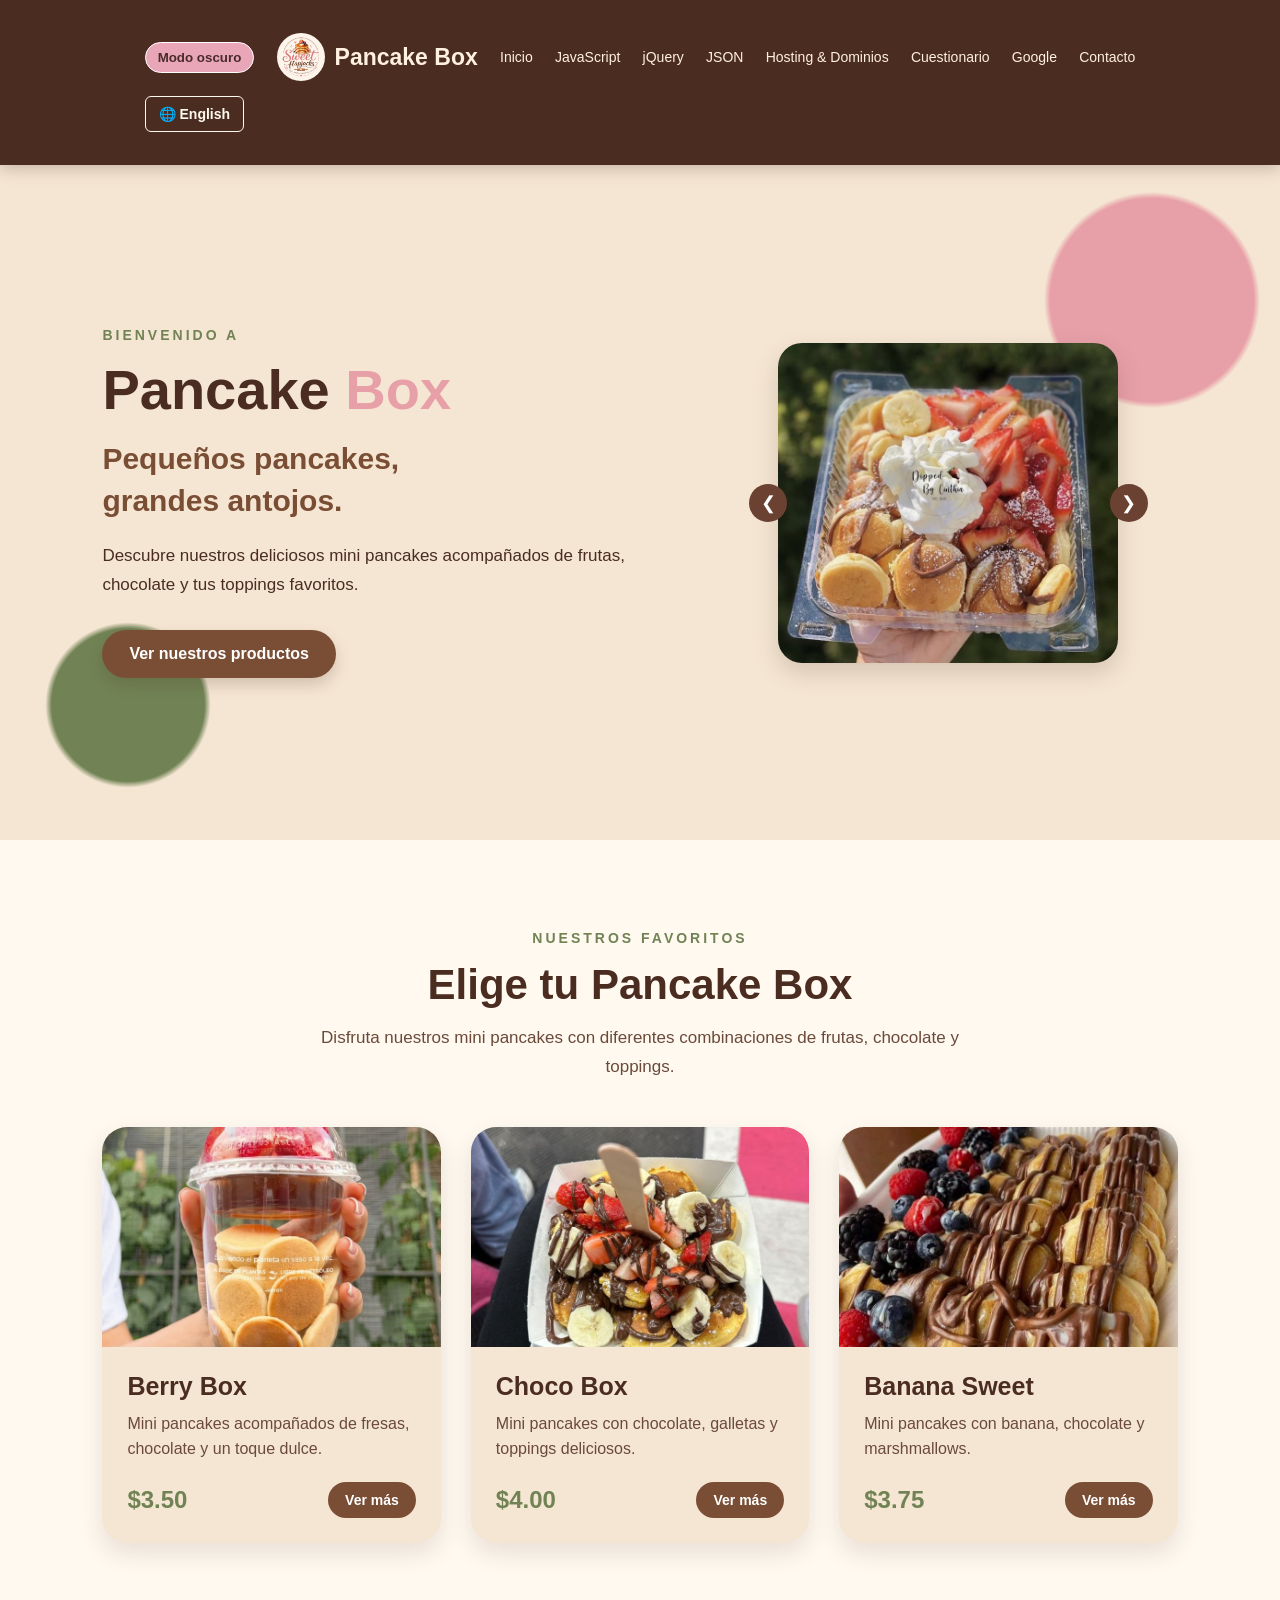
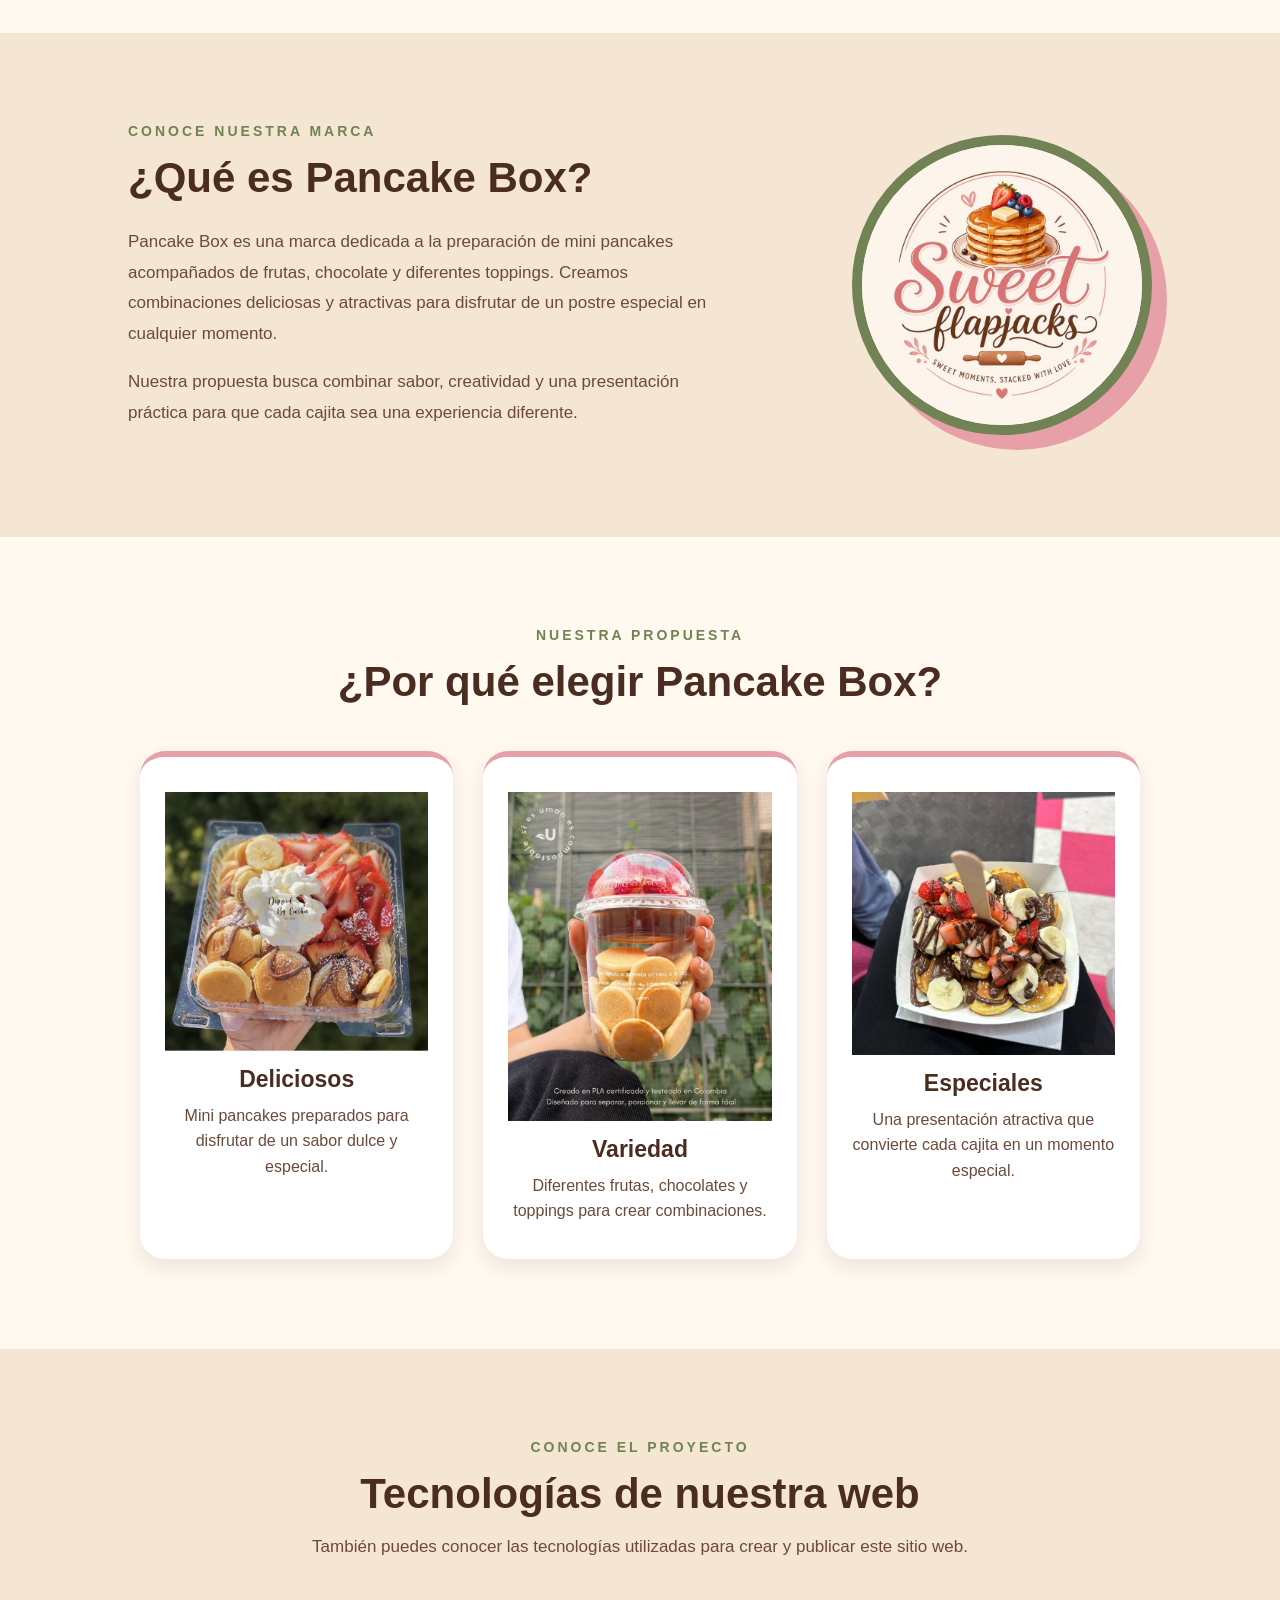
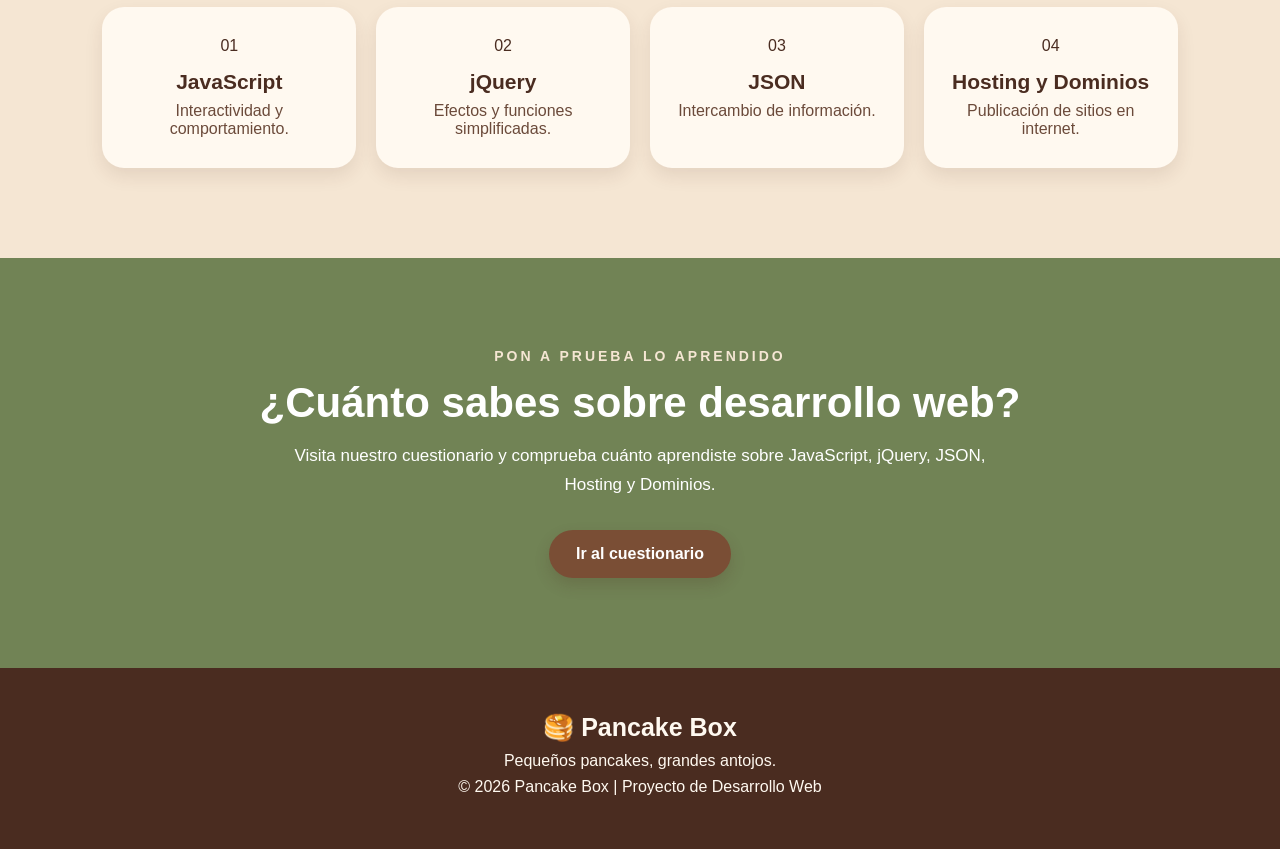
<file: index.html>
<!DOCTYPE html>
<html lang="es">

<head>
    <meta charset="UTF-8">
    <meta name="viewport" content="width=device-width, initial-scale=1.0">

    <title>Pancake Box | Pequeños pancakes, grandes antojos</title>

    <link rel="stylesheet" href="css/style.css">
    <script src="JS/script.js" defer></script>
</head>

<body>

    <!-- MENÚ DE NAVEGACIÓN -->
    <header>
        <nav class="navbar">
            <button class="modo-btn" onclick="cambiarModo()">
     Modo oscuro
</button>

            <a href="index.html" class="logo">
                <img src="Imagenes/logo.jpeg" alt="Logo Pancake Box">
                <span>Pancake Box</span>
            </a>

            <a href="index.html">Inicio</a>
            <a href="javascript.html">JavaScript</a>
            <a href="jquery.html">jQuery</a>
            <a href="json.html">JSON</a>
            <a href="hosting.html">Hosting & Dominios</a>
            <a href="./cuestionario.html">Cuestionario</a>
            <a href="google.html">Google</a>
            <a href="contacto.html">Contacto</a>
 

        </nav>
    </header>


    <!-- PORTADA -->
    <main>

        <section class="hero">

            <div class="hero-text">

                <p class="small-title">BIENVENIDO A</p>

                <h1>
                    Pancake <span>Box</span>
                </h1>

                <h2>
                    Pequeños pancakes,<br>
                    grandes antojos.
                </h2>

                <p>
                    Descubre nuestros deliciosos mini pancakes
                    acompañados de frutas, chocolate y tus
                    toppings favoritos.
                </p>

                <a href="#producto" class="btn">
                    Ver nuestros productos
                </a>

            </div>


           
<div class="hero-image carrusel">
    <button class="flecha anterior" onclick="cambiarImagen(-1)" aria-label="Imagen anterior">❮</button>

    <img id="imagenCarrusel" src="Imagenes/pancakes.jpeg" alt="Mini pancakes de Pancake Box">

    <button class="flecha siguiente" onclick="cambiarImagen(1)" aria-label="Imagen siguiente">❯</button>
</div>

        </section>


        <!-- PRODUCTOS -->
        <section id="producto" class="productos-section">

            <p class="small-title">NUESTROS FAVORITOS</p>

            <h2>Elige tu Pancake Box</h2>

            <p class="section-description">
                Disfruta nuestros mini pancakes con diferentes combinaciones
                de frutas, chocolate y toppings.
            </p>

            <div class="productos-container">


                <!-- PRODUCTO 1 -->
                <div class="producto-card">

                    <div class="producto-imagen">

                        <img src="Imagenes/berry.jpeg"
                            alt="Berry Box">

                    </div>

                    <div class="producto-info">

                        <h3>Berry Box</h3>

                        <p>
                            Mini pancakes acompañados de fresas,
                            chocolate y un toque dulce.
                        </p>

                        <div class="producto-abajo">

                            <strong>$3.50</strong>

                            <a href="#" class="btn-producto">
                                Ver más
                            </a>

                        </div>

                    </div>

                </div>


                <!-- PRODUCTO 2 -->
                <div class="producto-card">

                    <div class="producto-imagen">

                        <img src="Imagenes/choco.jpeg"
                            alt="Choco Box">

                    </div>

                    <div class="producto-info">

                        <h3>Choco Box</h3>

                        <p>
                            Mini pancakes con chocolate,
                            galletas y toppings deliciosos.
                        </p>

                        <div class="producto-abajo">

                            <strong>$4.00</strong>

                            <a href="#" class="btn-producto">
                                Ver más
                            </a>

                        </div>

                    </div>

                </div>


                <!-- PRODUCTO 3 -->
                <div class="producto-card">

                    <div class="producto-imagen">

                        <img src="Imagenes/banana.jpeg"
                            alt="Banana Sweet">

                    </div>

                    <div class="producto-info">

                        <h3>Banana Sweet</h3>

                        <p>
                            Mini pancakes con banana,
                            chocolate y marshmallows.
                        </p>

                        <div class="producto-abajo">

                            <strong>$3.75</strong>

                            <a href="#" class="btn-producto">
                                Ver más
                            </a>

                        </div>

                    </div>

                </div>

            </div>

        </section>


        <!-- SOBRE PANCAKE BOX -->
        <section class="sobre-nosotros">

            <div class="sobre-texto">

                <p class="small-title">
                    CONOCE NUESTRA MARCA
                </p>

                <h2>¿Qué es Pancake Box?</h2>

                <p>
                    Pancake Box es una marca dedicada a la preparación de
                    mini pancakes acompañados de frutas, chocolate y diferentes
                    toppings. Creamos combinaciones deliciosas y atractivas
                    para disfrutar de un postre especial en cualquier momento.
                </p>

                <p>
                    Nuestra propuesta busca combinar sabor, creatividad y una
                    presentación práctica para que cada cajita sea una experiencia
                    diferente.
                </p>

            </div>


<div class="sobre-decoracion">
    <img src="Imagenes/logo.jpeg" alt="Logo de Pancake Box">
</div>

        </section>


        <!-- ¿POR QUÉ ELEGIRNOS? -->
        <section class="porque-section">

            <p class="small-title">
                NUESTRA PROPUESTA
            </p>

            <h2>¿Por qué elegir Pancake Box?</h2>

           
<div class="porque-container">

    <div class="porque-card">
        <img src="Imagenes/pancakes.jpeg" alt="Mini pancakes deliciosos">

        <h3>Deliciosos</h3>

        <p>
            Mini pancakes preparados para disfrutar
            de un sabor dulce y especial.
        </p>
    </div>

    <div class="porque-card">
        <img src="Imagenes/berry.jpeg" alt="Pancakes con frutas">

        <h3>Variedad</h3>

        <p>
            Diferentes frutas, chocolates y toppings
            para crear combinaciones.
        </p>
    </div>

    <div class="porque-card">
        <img src="Imagenes/choco.jpeg" alt="Pancakes con chocolate">

        <h3>Especiales</h3>

        <p>
            Una presentación atractiva que convierte
            cada cajita en un momento especial.
        </p>
    </div>

</div>



        
        <!-- CERRAMOS LA SECCIÓN ¿POR QUÉ ELEGIRNOS? -->
        </section>

        <!-- TECNOLOGÍAS -->
        <section class="tecnologias-section">

            <p class="small-title">CONOCE EL PROYECTO</p>

            <h2>Tecnologías de nuestra web</h2>

            <p class="section-description">
                También puedes conocer las tecnologías utilizadas
                para crear y publicar este sitio web.
            </p>

            <div class="tecnologias-container">

                <a href="javascript.html" class="tecnologia-card">
                    <div class="numero-tecnologia numero-cafe">01</div>
                    <h3>JavaScript</h3>
                    <p>Interactividad y comportamiento.</p>
                </a>

                <a href="jquery.html" class="tecnologia-card">
                    <div class="numero-tecnologia numero-rosa">02</div>
                    <h3>jQuery</h3>
                    <p>Efectos y funciones simplificadas.</p>
                </a>

                <a href="json.html" class="tecnologia-card">
                    <div class="numero-tecnologia numero-verde">03</div>
                    <h3>JSON</h3>
                    <p>Intercambio de información.</p>
                </a>

                <a href="hosting.html" class="tecnologia-card">
                    <div class="numero-tecnologia numero-beige">04</div>
                    <h3>Hosting y Dominios</h3>
                    <p>Publicación de sitios en internet.</p>
                </a>

            </div>

        </section>


        <!-- CUESTIONARIO -->
        <section class="quiz-invitacion">

            <p class="small-title">
                PON A PRUEBA LO APRENDIDO
            </p>

            <h2>
                ¿Cuánto sabes sobre desarrollo web?
            </h2>

            <p>
                Visita nuestro cuestionario y comprueba cuánto aprendiste
                sobre JavaScript, jQuery, JSON, Hosting y Dominios.
            </p>

            <a href="cuestionario.html" class="btn">
                Ir al cuestionario
            </a>

        </section>

    </main>


    <!-- PIE DE PÁGINA -->
    <footer>

        <h3>
            🥞 Pancake Box
        </h3>

        <p>
            Pequeños pancakes, grandes antojos.
        </p>

        <p>
            © 2026 Pancake Box | Proyecto de Desarrollo Web
        </p>

    </footer>


</body>

</html>
</file>
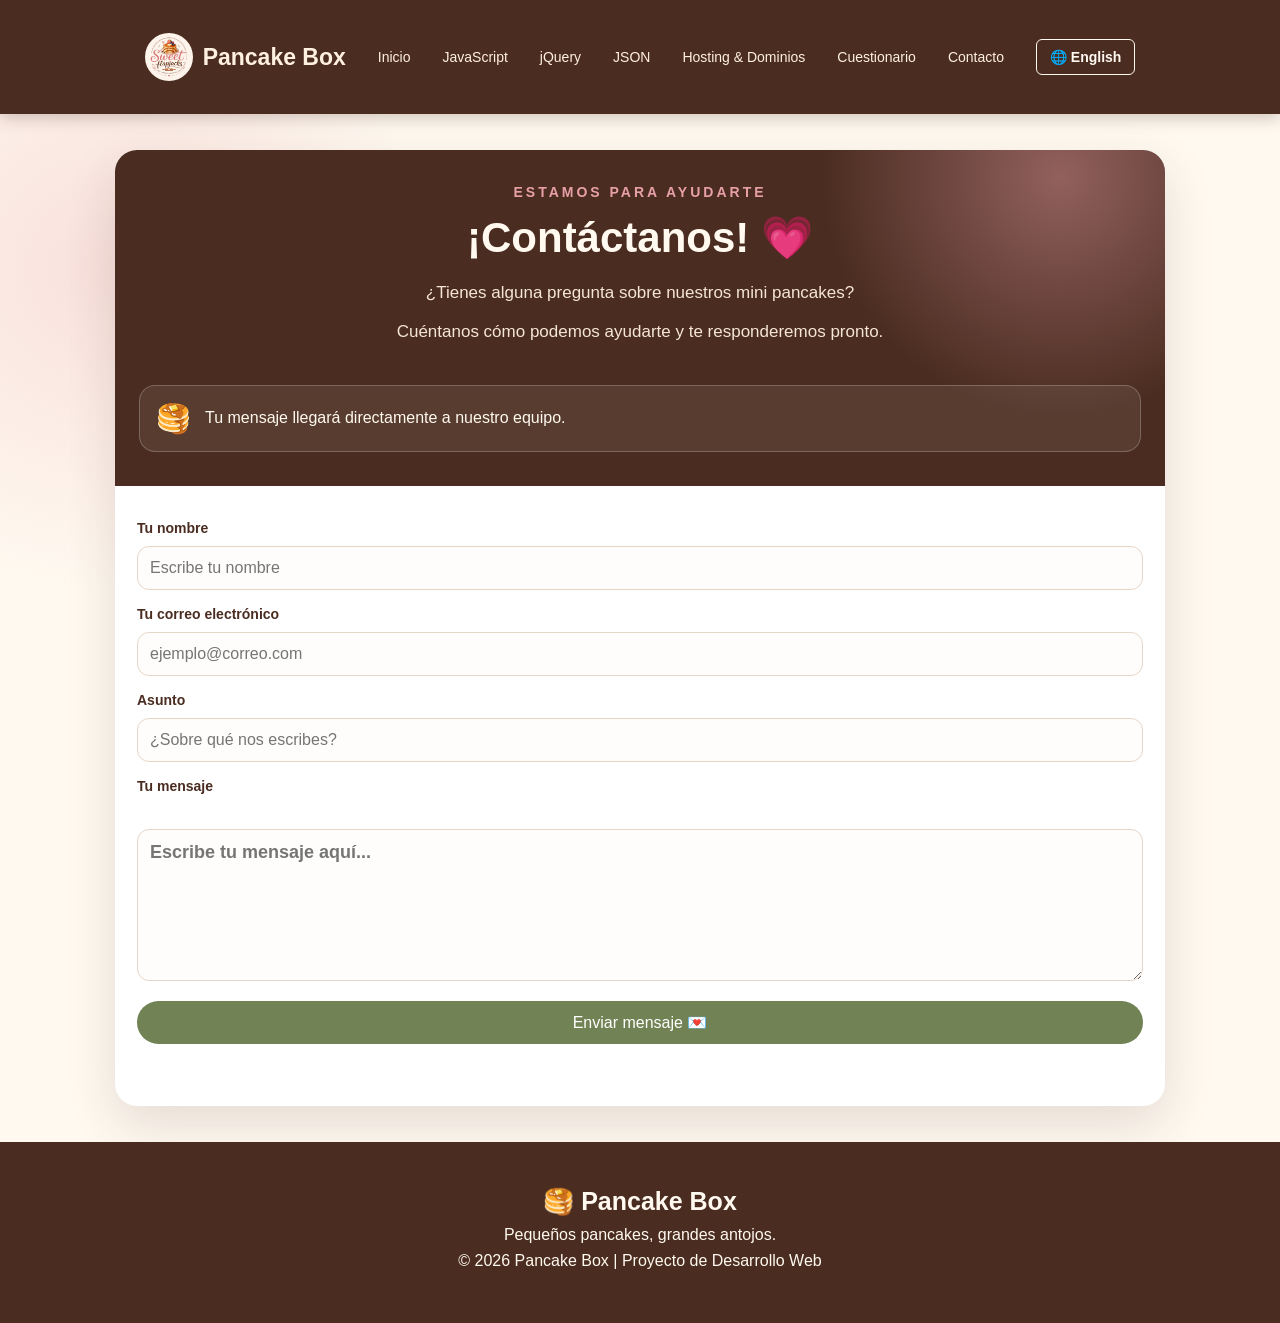
<file: contacto.html>
<!DOCTYPE html>
<html lang="es">
<head>
    <meta charset="UTF-8">
    <meta name="viewport" content="width=device-width, initial-scale=1.0">
    <title>Contacto | Pancake Box</title>
    <meta name="description" content="Contáctanos para resolver tus dudas sobre Pancake Box.">
    <link rel="stylesheet" href="css/style.css">
    <script src="JS/script.js" defer></script>
    <script src="JS/contacto.js" defer></script>
</head>
<body>

    <header>
        <nav class="navbar">
            <a href="index.html" class="logo">
                <img src="Imagenes/logo.jpeg" alt="Logo Pancake Box">
                <span>Pancake Box</span>
            </a>

            <a href="index.html">Inicio</a>
            <a href="javascript.html">JavaScript</a>
            <a href="jquery.html">jQuery</a>
            <a href="json.html">JSON</a>
            <a href="hosting.html">Hosting & Dominios</a>
            <a href="cuestionario.html">Cuestionario</a>
            <a href="contacto.html">Contacto</a>
        </nav>
    </header>

    <main class="contacto">
        <section class="contacto-panel" aria-labelledby="contacto-titulo">
            <div class="contacto-intro">
                <p class="small-title">ESTAMOS PARA AYUDARTE</p>
                <h1 id="contacto-titulo">¡Contáctanos! 💗</h1>
                <p>¿Tienes alguna pregunta sobre nuestros mini pancakes?</p>
                <p>Cuéntanos cómo podemos ayudarte y te responderemos pronto.</p>
                <div class="contacto-nota">
                    <span aria-hidden="true">🥞</span>
                    <p>Tu mensaje llegará directamente a nuestro equipo.</p>
                </div>
            </div>

            <form class="formulario-contacto" id="formularioContacto">
                <label for="nombre">Tu nombre</label>
                <input type="text" id="nombre" name="nombre"
                       placeholder="Escribe tu nombre" autocomplete="name"
                       maxlength="80" required>

                <label for="correo">Tu correo electrónico</label>
                <input type="email" id="correo" name="correo"
                       placeholder="ejemplo@correo.com" autocomplete="email"
                       maxlength="254" required>

                <label for="asunto">Asunto</label>
                <input type="text" id="asunto" name="asunto"
                       placeholder="¿Sobre qué nos escribes?"
                       maxlength="120" required>

                <label for="mensaje">Tu mensaje</label>
                <textarea id="mensaje" name="mensaje" rows="6"
                          placeholder="Escribe tu mensaje aquí..."
                          maxlength="2000" required></textarea>

                <div class="contacto-trampa" aria-hidden="true">
                    <label for="sitioWeb">Deja este campo vacío</label>
                    <input type="text" id="sitioWeb" name="website"
                           tabindex="-1" autocomplete="off">
                </div>

                <button type="submit" id="enviarContacto">Enviar mensaje 💌</button>
                <p class="contacto-estado" id="estadoContacto"
                   role="status" aria-live="polite"></p>
            </form>
        </section>
    </main>

    <footer>
        <h3>🥞 Pancake Box</h3>
        <p>Pequeños pancakes, grandes antojos.</p>
        <p>© 2026 Pancake Box | Proyecto de Desarrollo Web</p>
    </footer>
</body>
</html>
</file>
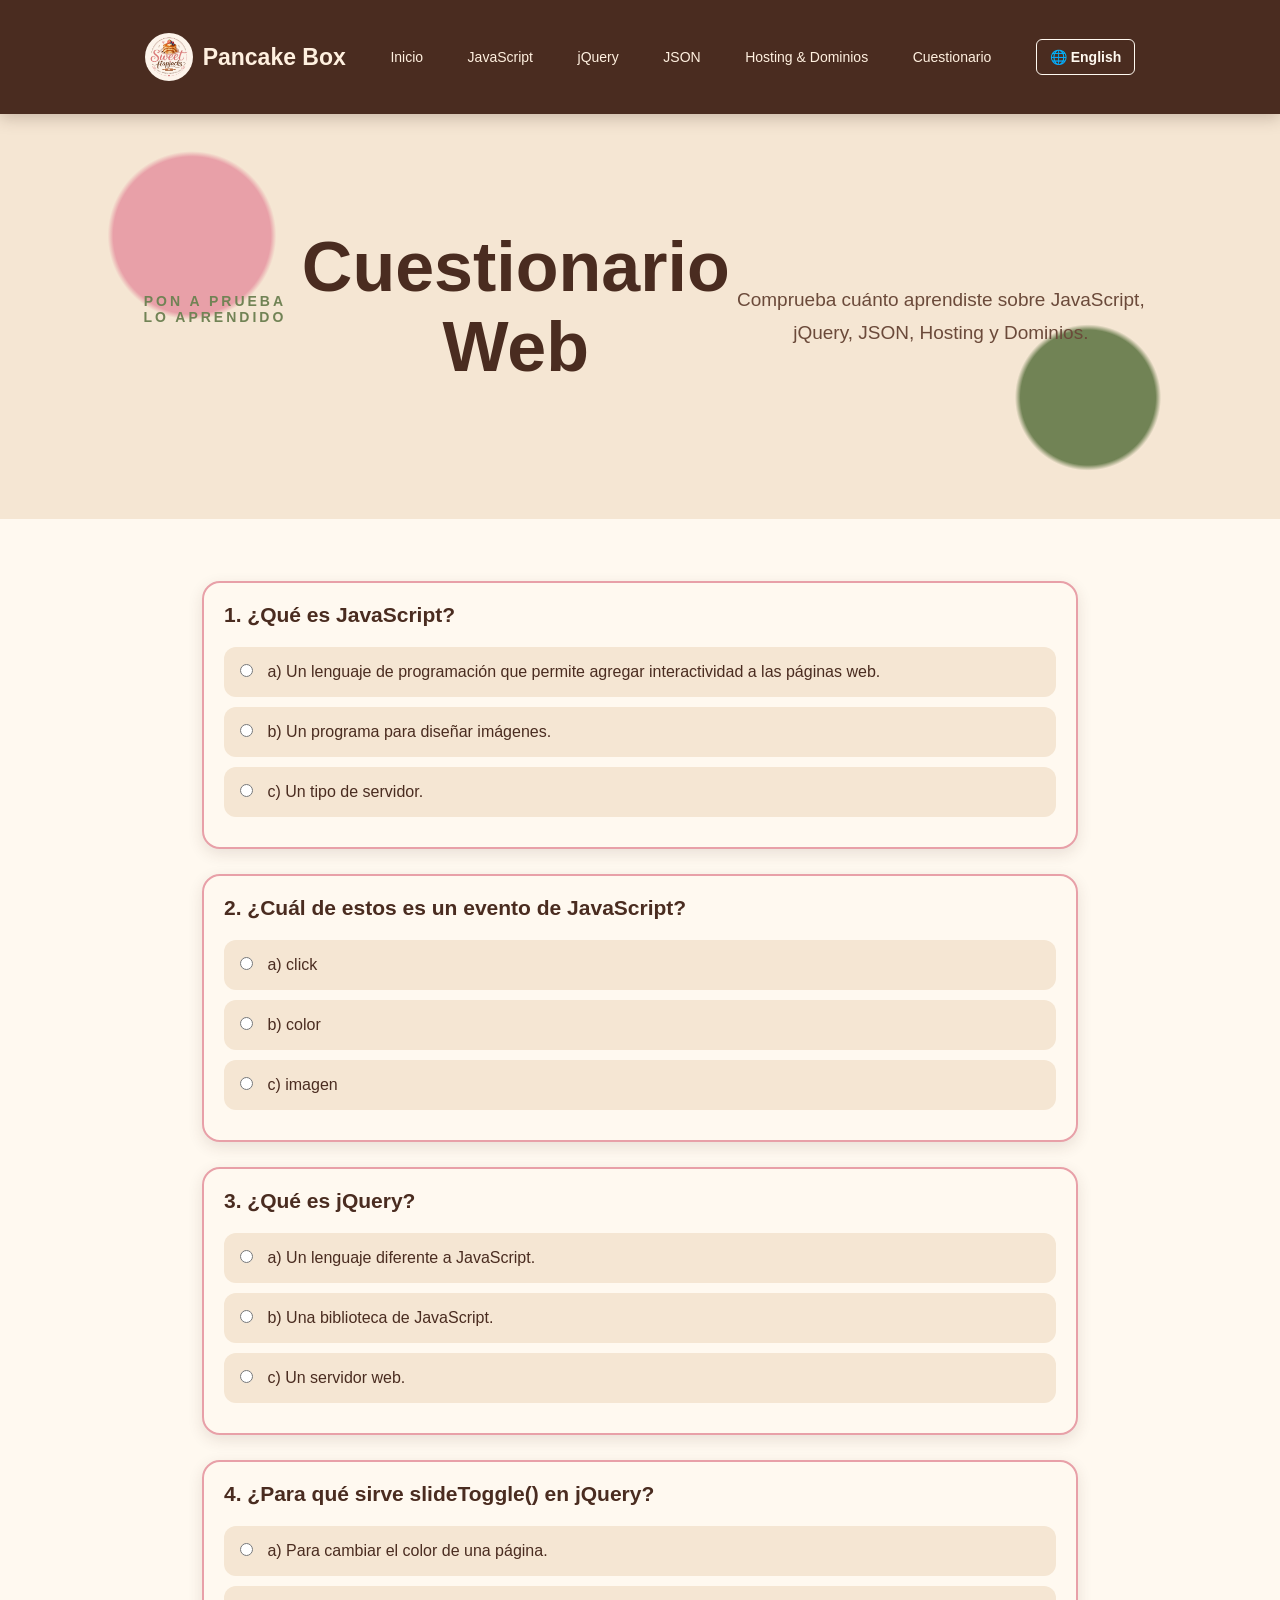
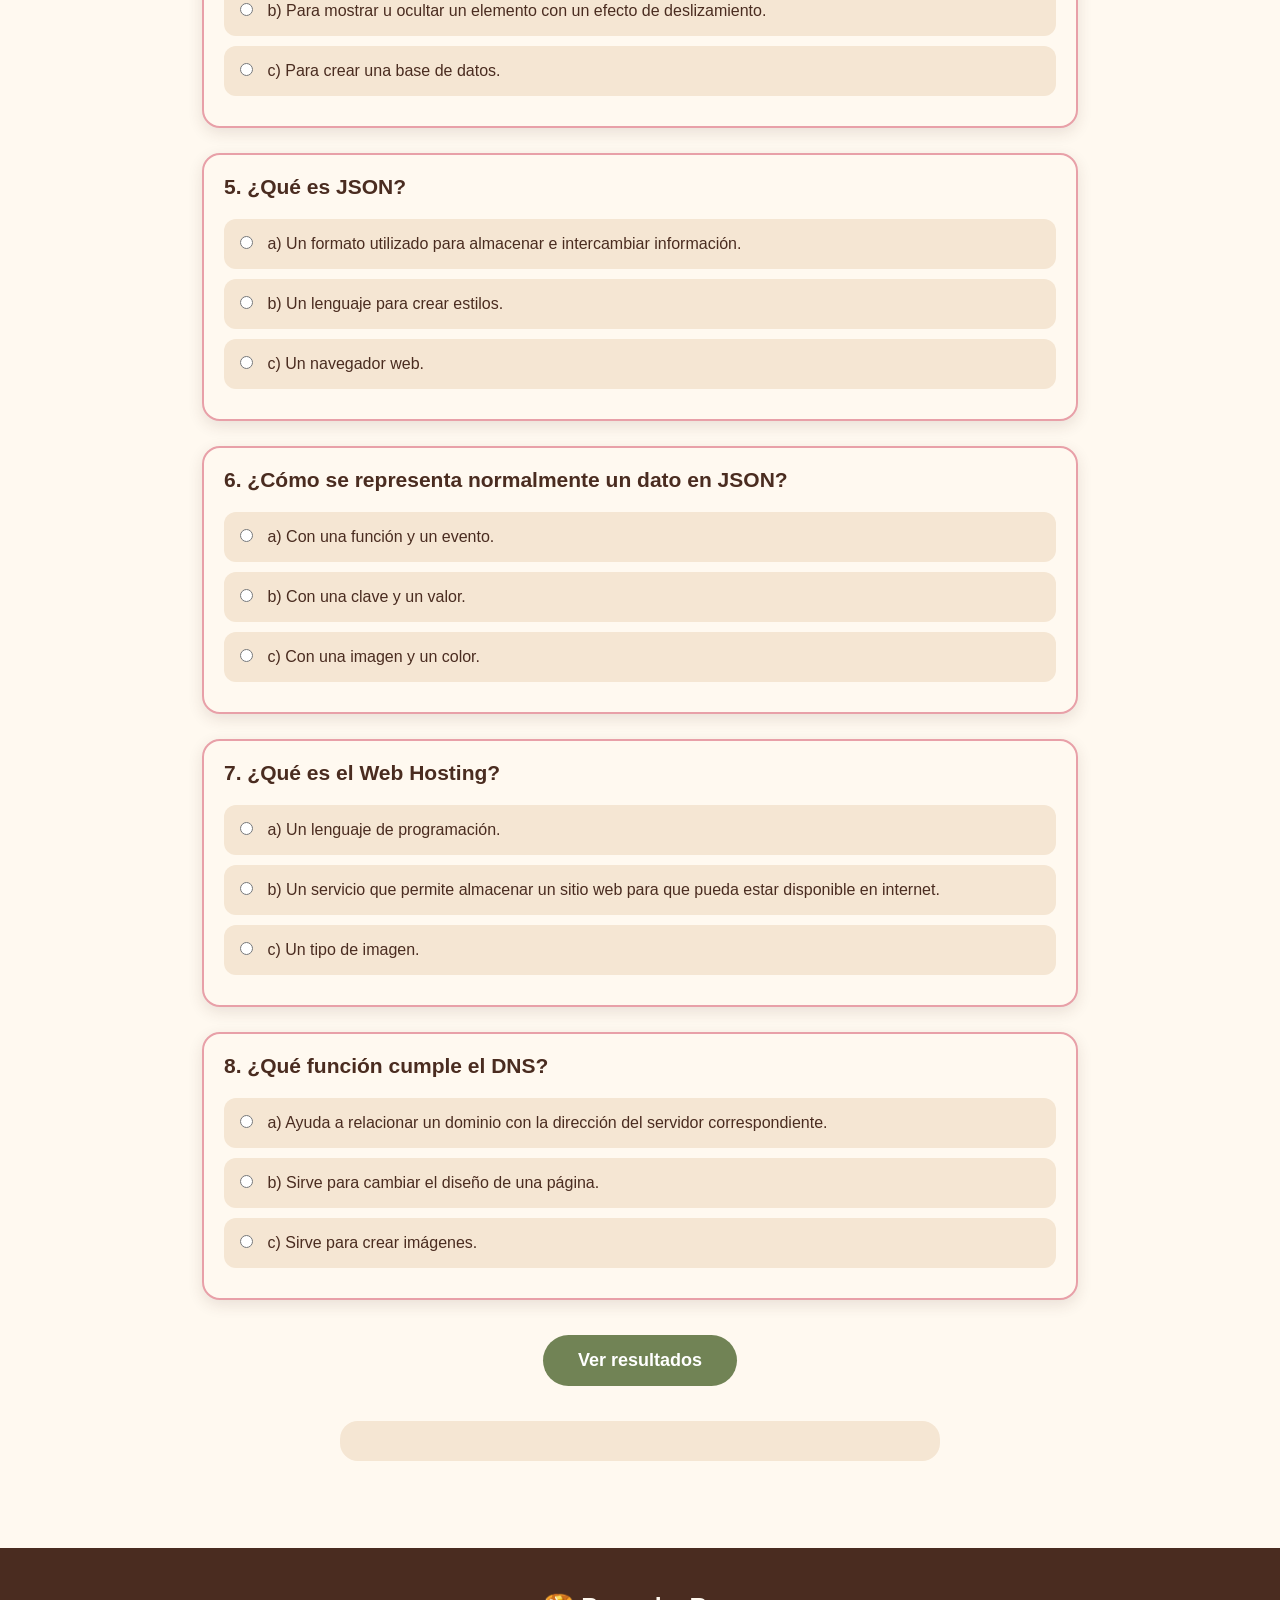
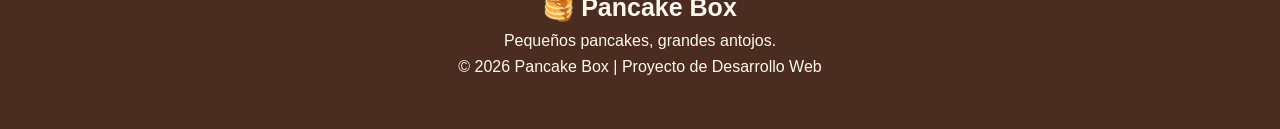
<file: cuestionario.html>
<!DOCTYPE html>
<html lang="es">

<head>
    <meta charset="UTF-8">
    <meta name="viewport" content="width=device-width, initial-scale=1.0">

    <title>Cuestionario | Pancake Box</title>

    <link rel="stylesheet" href="css/style.css">
</head>

<body>

    <!-- MENÚ -->
    <header>
        <nav class="navbar">

            <a href="index.html" class="logo">
                <img src="Imagenes/logo.jpeg" alt="Logo Pancake Box">
                <span>Pancake Box</span>
            </a>

            <a href="index.html">Inicio</a>
            <a href="javascript.html">JavaScript</a>
            <a href="jquery.html">jQuery</a>
            <a href="json.html">JSON</a>
            <a href="hosting.html">Hosting & Dominios</a>
            <a href="cuestionario.html">Cuestionario</a>

        </nav>
    </header>


    <!-- PORTADA -->
    <section class="pagina-hero">

        <p class="small-title">PON A PRUEBA LO APRENDIDO</p>

        <h1>Cuestionario Web</h1>

        <p>
            Comprueba cuánto aprendiste sobre JavaScript,
            jQuery, JSON, Hosting y Dominios.
        </p>

    </section>


    <!-- CUESTIONARIO -->
    <main class="quiz-container">

        <form id="formularioQuiz">


            <!-- PREGUNTA 1 -->
            <div class="pregunta">

                <h3>
                    1. ¿Qué es JavaScript?
                </h3>

                <label>
                    <input type="radio" name="p1" value="a">
                    a) Un lenguaje de programación que permite agregar interactividad a las páginas web.
                </label>

                <label>
                    <input type="radio" name="p1" value="b">
                    b) Un programa para diseñar imágenes.
                </label>

                <label>
                    <input type="radio" name="p1" value="c">
                    c) Un tipo de servidor.
                </label>

            </div>


            <!-- PREGUNTA 2 -->
            <div class="pregunta">

                <h3>
                    2. ¿Cuál de estos es un evento de JavaScript?
                </h3>

                <label>
                    <input type="radio" name="p2" value="a">
                    a) click
                </label>

                <label>
                    <input type="radio" name="p2" value="b">
                    b) color
                </label>

                <label>
                    <input type="radio" name="p2" value="c">
                    c) imagen
                </label>

            </div>


            <!-- PREGUNTA 3 -->
            <div class="pregunta">

                <h3>
                    3. ¿Qué es jQuery?
                </h3>

                <label>
                    <input type="radio" name="p3" value="a">
                    a) Un lenguaje diferente a JavaScript.
                </label>

                <label>
                    <input type="radio" name="p3" value="b">
                    b) Una biblioteca de JavaScript.
                </label>

                <label>
                    <input type="radio" name="p3" value="c">
                    c) Un servidor web.
                </label>

            </div>


            <!-- PREGUNTA 4 -->
            <div class="pregunta">

                <h3>
                    4. ¿Para qué sirve slideToggle() en jQuery?
                </h3>

                <label>
                    <input type="radio" name="p4" value="a">
                    a) Para cambiar el color de una página.
                </label>

                <label>
                    <input type="radio" name="p4" value="b">
                    b) Para mostrar u ocultar un elemento con un efecto de deslizamiento.
                </label>

                <label>
                    <input type="radio" name="p4" value="c">
                    c) Para crear una base de datos.
                </label>

            </div>


            <!-- PREGUNTA 5 -->
            <div class="pregunta">

                <h3>
                    5. ¿Qué es JSON?
                </h3>

                <label>
                    <input type="radio" name="p5" value="a">
                    a) Un formato utilizado para almacenar e intercambiar información.
                </label>

                <label>
                    <input type="radio" name="p5" value="b">
                    b) Un lenguaje para crear estilos.
                </label>

                <label>
                    <input type="radio" name="p5" value="c">
                    c) Un navegador web.
                </label>

            </div>


            <!-- PREGUNTA 6 -->
            <div class="pregunta">

                <h3>
                    6. ¿Cómo se representa normalmente un dato en JSON?
                </h3>

                <label>
                    <input type="radio" name="p6" value="a">
                    a) Con una función y un evento.
                </label>

                <label>
                    <input type="radio" name="p6" value="b">
                    b) Con una clave y un valor.
                </label>

                <label>
                    <input type="radio" name="p6" value="c">
                    c) Con una imagen y un color.
                </label>

            </div>


            <!-- PREGUNTA 7 -->
            <div class="pregunta">

                <h3>
                    7. ¿Qué es el Web Hosting?
                </h3>

                <label>
                    <input type="radio" name="p7" value="a">
                    a) Un lenguaje de programación.
                </label>

                <label>
                    <input type="radio" name="p7" value="b">
                    b) Un servicio que permite almacenar un sitio web para que pueda estar disponible en internet.
                </label>

                <label>
                    <input type="radio" name="p7" value="c">
                    c) Un tipo de imagen.
                </label>

            </div>


            <!-- PREGUNTA 8 -->
            <div class="pregunta">

                <h3>
                    8. ¿Qué función cumple el DNS?
                </h3>

                <label>
                    <input type="radio" name="p8" value="a">
                    a) Ayuda a relacionar un dominio con la dirección del servidor correspondiente.
                </label>

                <label>
                    <input type="radio" name="p8" value="b">
                    b) Sirve para cambiar el diseño de una página.
                </label>

                <label>
                    <input type="radio" name="p8" value="c">
                    c) Sirve para crear imágenes.
                </label>

            </div>


            <!-- BOTÓN -->
            <button type="button" id="btnResultado">
                Ver resultados
            </button>

        </form>


        <!-- RESULTADO -->
        <div id="resultado"></div>

    </main>


    <!-- PIE DE PÁGINA -->
    <footer>

        <h3>🥞 Pancake Box</h3>

        <p>
            Pequeños pancakes, grandes antojos.
        </p>

        <p>
            © 2026 Pancake Box | Proyecto de Desarrollo Web
        </p>

    </footer>


    <!-- JAVASCRIPT -->
    <script src="JS/script.js" defer></script>

</body>

</html>
</file>
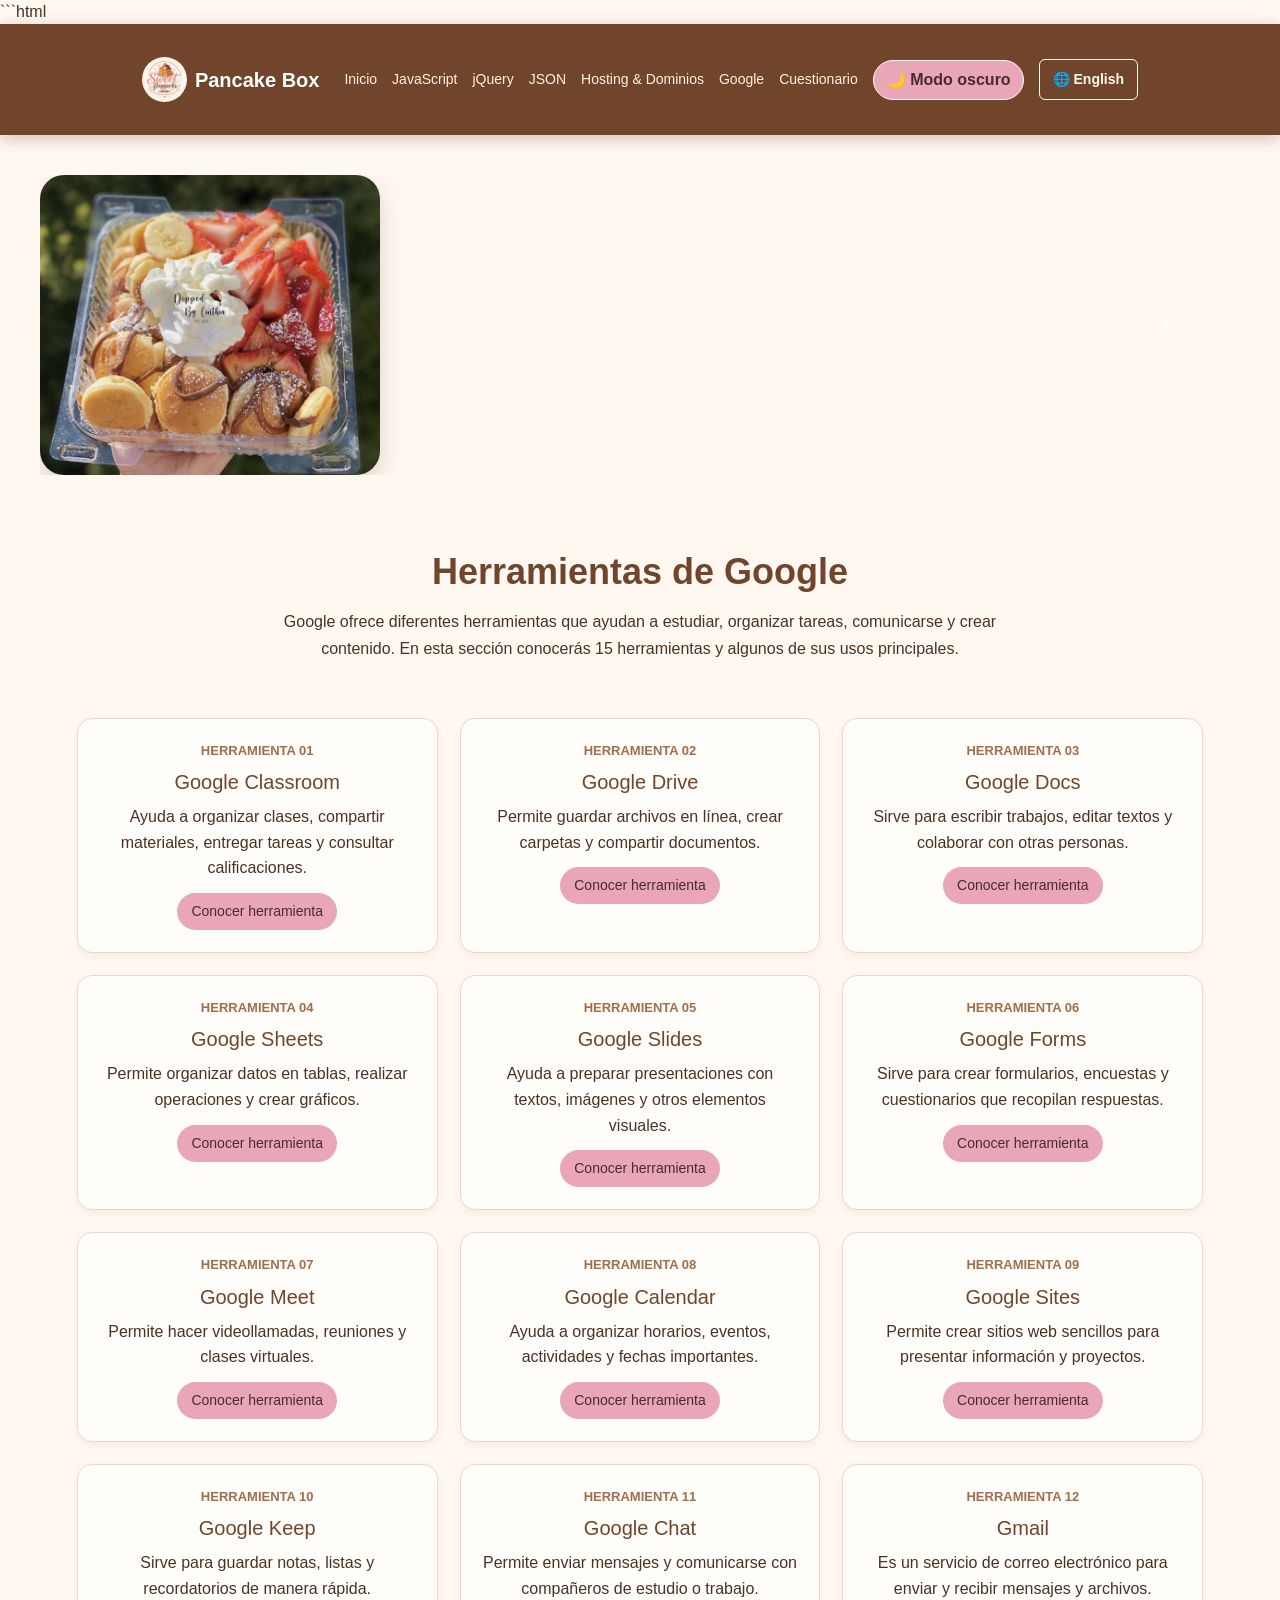
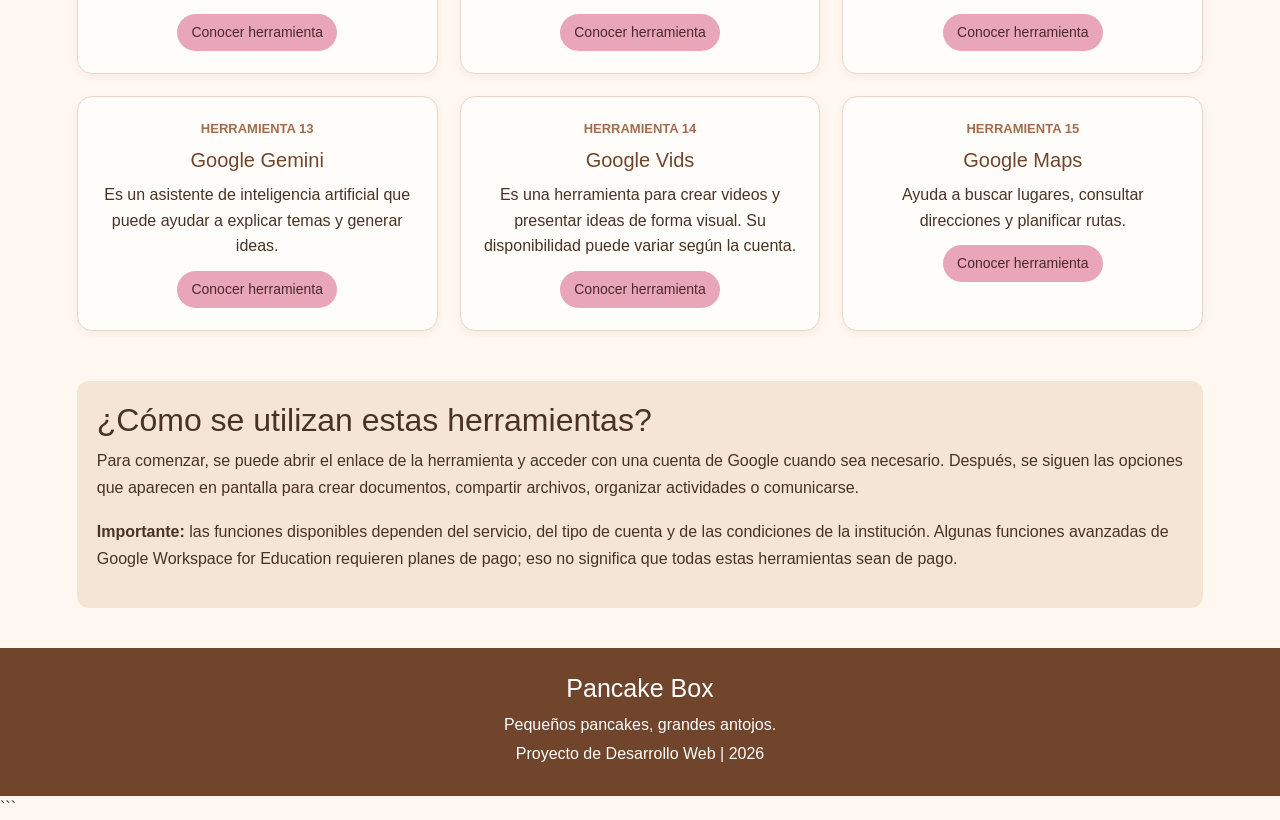
<file: google.html>
```html
<!DOCTYPE html>
<html lang="es">
<head>
    <meta charset="UTF-8">
    <meta name="viewport" content="width=device-width, initial-scale=1.0">

    <title>Herramientas de Google | Pancake Box</title>

    <!-- CSS propio -->
    <link rel="stylesheet" href="css/style.css">

    <!-- Bootstrap -->
    <link href="https://cdn.jsdelivr.net/npm/bootstrap@5.3.3/dist/css/bootstrap.min.css" rel="stylesheet">

    <style>
        * {
            box-sizing: border-box;
        }

        body {
            margin: 0;
            background-color: #fff8f1;
            color: #493225;
            font-family: Arial, sans-serif;
        }

        header {
            background-color: #70452c;
        }

        .navbar {
            display: flex;
            justify-content: center;
            align-items: center;
            flex-wrap: wrap;
            gap: 15px;
            padding: 15px;
        }

        .navbar a {
            color: white;
            text-decoration: none;
            font-size: 14px;
        }

        .navbar a:hover {
            color: #ffd5df;
        }

        .logo {
            display: flex;
            align-items: center;
            gap: 8px;
            margin-right: 10px;
            font-weight: bold;
            font-size: 20px !important;
        }

        .logo img {
            width: 45px;
            height: 45px;
            object-fit: contain;
            border-radius: 50%;
        }

        .carrusel img {
            height: 300px;
            object-fit: cover;
        }

        .google-intro {
            text-align: center;
            padding: 35px 20px 20px;
        }

        .google-intro h1 {
            color: #70452c;
            font-size: 36px;
            font-weight: bold;
        }

        .google-intro p {
            max-width: 750px;
            margin: 15px auto;
            line-height: 1.7;
        }

        .herramientas {
            display: grid;
            grid-template-columns: repeat(3, minmax(0, 1fr));
            gap: 22px;
            padding: 20px 6% 50px;
        }

        .herramienta {
            background-color: #fffdf9;
            padding: 22px;
            border: 1px solid #ead8c7;
            border-radius: 15px;
            text-align: center;
            box-shadow: 0 3px 8px #70452c12;
            transition: transform 0.2s;
        }

        .herramienta:hover {
            transform: translateY(-4px);
        }

        .herramienta .numero {
            color: #a16d4d;
            font-size: 13px;
            font-weight: bold;
        }

        .herramienta h2 {
            color: #70452c;
            font-size: 20px;
            margin: 10px 0;
        }

        .herramienta p {
            line-height: 1.6;
            margin-bottom: 12px;
        }

        .herramienta a {
            display: inline-block;
            background-color: #e9a6b8;
            color: #492b2b;
            text-decoration: none;
            padding: 8px 14px;
            border-radius: 20px;
            font-size: 14px;
        }

        .herramienta a:hover {
            background-color: #f2c4d0;
        }

        .nota {
            background-color: #f4e5d5;
            border-radius: 12px;
            margin: 0 6% 40px;
            padding: 20px;
            line-height: 1.7;
        }

        footer {
            background-color: #70452c;
            color: white;
            text-align: center;
            padding: 25px 15px;
        }

        footer p {
            margin: 5px;
        }

        .modo-btn {
            border: 1px solid #fff;
            border-radius: 20px;
            padding: 7px 12px;
            background-color: #e9a6b8;
            color: #492b2b;
            cursor: pointer;
        }

        body.oscuro {
            background-color: #29231f;
            color: #f8eee5;
        }

        body.oscuro .google-intro h1,
        body.oscuro .herramienta h2 {
            color: #f1c6a8;
        }

        body.oscuro .herramienta {
            background-color: #3b312b;
            border-color: #655044;
        }

        body.oscuro .nota {
            background-color: #40352d;
        }

        body.oscuro .google-intro p {
            color: #f8eee5;
        }

        @media (max-width: 850px) {
            .herramientas {
                grid-template-columns: repeat(2, minmax(0, 1fr));
            }
        }

        @media (max-width: 550px) {
            .herramientas {
                grid-template-columns: 1fr;
                padding-left: 5%;
                padding-right: 5%;
            }

            .google-intro h1 {
                font-size: 29px;
            }

            .carrusel img {
                height: 200px;
            }

            .navbar {
                gap: 12px;
            }
        }
    </style>
</head>

<body>

    <!-- MENÚ -->
    <header>
        <nav class="navbar">
            <a href="index.html" class="logo">
                <img src="Imagenes/logo.jpeg" alt="Logo Pancake Box">
                <span>Pancake Box</span>
            </a>

            <a href="index.html">Inicio</a>
            <a href="javascript.html">JavaScript</a>
            <a href="jquery.html">jQuery</a>
            <a href="json.html">JSON</a>
            <a href="hosting.html">Hosting &amp; Dominios</a>
            <a href="google.html">Google</a>
            <a href="cuestionario.html">Cuestionario</a>

            <button class="modo-btn" id="cambiarModo" type="button">
                🌙 Modo oscuro
            </button>
        </nav>
    </header>

    <main>

        <!-- CARRUSEL DE PANCAKES -->
        <div id="carruselGoogle"
             class="carousel slide carousel-fade carrusel"
             data-bs-ride="carousel">

            <div class="carousel-inner">

                <div class="carousel-item active">
                    <img src="Imagenes/pancakes.jpeg"
                         class="d-block w-100"
                         alt="Pancakes de Pancake Box">
                </div>

                <div class="carousel-item">
                    <img src="Imagenes/berry.jpeg"
                         class="d-block w-100"
                         alt="Pancakes con frutas">
                </div>

                <div class="carousel-item">
                    <img src="Imagenes/choco.jpeg"
                         class="d-block w-100"
                         alt="Pancakes con chocolate">
                </div>

                <div class="carousel-item">
                    <img src="Imagenes/banana.jpeg"
                         class="d-block w-100"
                         alt="Pancakes con banana">
                </div>

            </div>

            <button class="carousel-control-prev" type="button"
                    data-bs-target="#carruselGoogle" data-bs-slide="prev">
                <span class="carousel-control-prev-icon"></span>
                <span class="visually-hidden">Anterior</span>
            </button>

            <button class="carousel-control-next" type="button"
                    data-bs-target="#carruselGoogle" data-bs-slide="next">
                <span class="carousel-control-next-icon"></span>
                <span class="visually-hidden">Siguiente</span>
            </button>
        </div>

        <!-- INTRODUCCIÓN -->
        <section class="google-intro">
            <h1>Herramientas de Google</h1>

            <p>
                Google ofrece diferentes herramientas que ayudan a estudiar,
                organizar tareas, comunicarse y crear contenido. En esta sección
                conocerás 15 herramientas y algunos de sus usos principales.
            </p>
        </section>

        <!-- LAS 15 HERRAMIENTAS -->
        <section class="herramientas">

            <article class="herramienta">
                <span class="numero">HERRAMIENTA 01</span>
                <h2>Google Classroom</h2>
                <p>Ayuda a organizar clases, compartir materiales, entregar tareas y consultar calificaciones.</p>
                <a href="https://classroom.google.com/" target="_blank" rel="noopener">Conocer herramienta</a>
            </article>

            <article class="herramienta">
                <span class="numero">HERRAMIENTA 02</span>
                <h2>Google Drive</h2>
                <p>Permite guardar archivos en línea, crear carpetas y compartir documentos.</p>
                <a href="https://drive.google.com/" target="_blank" rel="noopener">Conocer herramienta</a>
            </article>

            <article class="herramienta">
                <span class="numero">HERRAMIENTA 03</span>
                <h2>Google Docs</h2>
                <p>Sirve para escribir trabajos, editar textos y colaborar con otras personas.</p>
                <a href="https://docs.google.com/" target="_blank" rel="noopener">Conocer herramienta</a>
            </article>

            <article class="herramienta">
                <span class="numero">HERRAMIENTA 04</span>
                <h2>Google Sheets</h2>
                <p>Permite organizar datos en tablas, realizar operaciones y crear gráficos.</p>
                <a href="https://sheets.google.com/" target="_blank" rel="noopener">Conocer herramienta</a>
            </article>

            <article class="herramienta">
                <span class="numero">HERRAMIENTA 05</span>
                <h2>Google Slides</h2>
                <p>Ayuda a preparar presentaciones con textos, imágenes y otros elementos visuales.</p>
                <a href="https://slides.google.com/" target="_blank" rel="noopener">Conocer herramienta</a>
            </article>

            <article class="herramienta">
                <span class="numero">HERRAMIENTA 06</span>
                <h2>Google Forms</h2>
                <p>Sirve para crear formularios, encuestas y cuestionarios que recopilan respuestas.</p>
                <a href="https://forms.google.com/" target="_blank" rel="noopener">Conocer herramienta</a>
            </article>

            <article class="herramienta">
                <span class="numero">HERRAMIENTA 07</span>
                <h2>Google Meet</h2>
                <p>Permite hacer videollamadas, reuniones y clases virtuales.</p>
                <a href="https://meet.google.com/" target="_blank" rel="noopener">Conocer herramienta</a>
            </article>

            <article class="herramienta">
                <span class="numero">HERRAMIENTA 08</span>
                <h2>Google Calendar</h2>
                <p>Ayuda a organizar horarios, eventos, actividades y fechas importantes.</p>
                <a href="https://calendar.google.com/" target="_blank" rel="noopener">Conocer herramienta</a>
            </article>

            <article class="herramienta">
                <span class="numero">HERRAMIENTA 09</span>
                <h2>Google Sites</h2>
                <p>Permite crear sitios web sencillos para presentar información y proyectos.</p>
                <a href="https://sites.google.com/" target="_blank" rel="noopener">Conocer herramienta</a>
            </article>

            <article class="herramienta">
                <span class="numero">HERRAMIENTA 10</span>
                <h2>Google Keep</h2>
                <p>Sirve para guardar notas, listas y recordatorios de manera rápida.</p>
                <a href="https://keep.google.com/" target="_blank" rel="noopener">Conocer herramienta</a>
            </article>

            <article class="herramienta">
                <span class="numero">HERRAMIENTA 11</span>
                <h2>Google Chat</h2>
                <p>Permite enviar mensajes y comunicarse con compañeros de estudio o trabajo.</p>
                <a href="https://chat.google.com/" target="_blank" rel="noopener">Conocer herramienta</a>
            </article>

            <article class="herramienta">
                <span class="numero">HERRAMIENTA 12</span>
                <h2>Gmail</h2>
                <p>Es un servicio de correo electrónico para enviar y recibir mensajes y archivos.</p>
                <a href="https://mail.google.com/" target="_blank" rel="noopener">Conocer herramienta</a>
            </article>

            <article class="herramienta">
                <span class="numero">HERRAMIENTA 13</span>
                <h2>Google Gemini</h2>
                <p>Es un asistente de inteligencia artificial que puede ayudar a explicar temas y generar ideas.</p>
                <a href="https://gemini.google.com/" target="_blank" rel="noopener">Conocer herramienta</a>
            </article>

            <article class="herramienta">
                <span class="numero">HERRAMIENTA 14</span>
                <h2>Google Vids</h2>
                <p>Es una herramienta para crear videos y presentar ideas de forma visual. Su disponibilidad puede variar según la cuenta.</p>
                <a href="https://vids.google.com/" target="_blank" rel="noopener">Conocer herramienta</a>
            </article>

            <article class="herramienta">
                <span class="numero">HERRAMIENTA 15</span>
                <h2>Google Maps</h2>
                <p>Ayuda a buscar lugares, consultar direcciones y planificar rutas.</p>
                <a href="https://maps.google.com/" target="_blank" rel="noopener">Conocer herramienta</a>
            </article>

        </section>

        <!-- INFORMACIÓN ADICIONAL -->
        <section class="nota">
            <h2>¿Cómo se utilizan estas herramientas?</h2>
            <p>
                Para comenzar, se puede abrir el enlace de la herramienta y acceder
                con una cuenta de Google cuando sea necesario. Después, se siguen
                las opciones que aparecen en pantalla para crear documentos,
                compartir archivos, organizar actividades o comunicarse.
            </p>
            <p>
                <strong>Importante:</strong> las funciones disponibles dependen del
                servicio, del tipo de cuenta y de las condiciones de la institución.
                Algunas funciones avanzadas de Google Workspace for Education
                requieren planes de pago; eso no significa que todas estas
                herramientas sean de pago.
            </p>
        </section>

    </main>

    <!-- PIE DE PÁGINA -->
    <footer>
        <h3>Pancake Box</h3>
        <p>Pequeños pancakes, grandes antojos.</p>
        <p>Proyecto de Desarrollo Web | 2026</p>
    </footer>

    <!-- JAVASCRIPT DE BOOTSTRAP -->
    <script src="https://cdn.jsdelivr.net/npm/bootstrap@5.3.3/dist/js/bootstrap.bundle.min.js"></script>

    <!-- BOTÓN DE MODO CLARO Y OSCURO -->
    <script>
        const botonModo = document.getElementById("cambiarModo");

        botonModo.addEventListener("click", function () {
            document.body.classList.toggle("oscuro");

            if (document.body.classList.contains("oscuro")) {
                botonModo.textContent = "☀️ Modo claro";
            } else {
                botonModo.textContent = "🌙 Modo oscuro";
            }
        });
    </script>

    <script src="JS/script.js" defer></script>
</body>
</html>
```
</file>
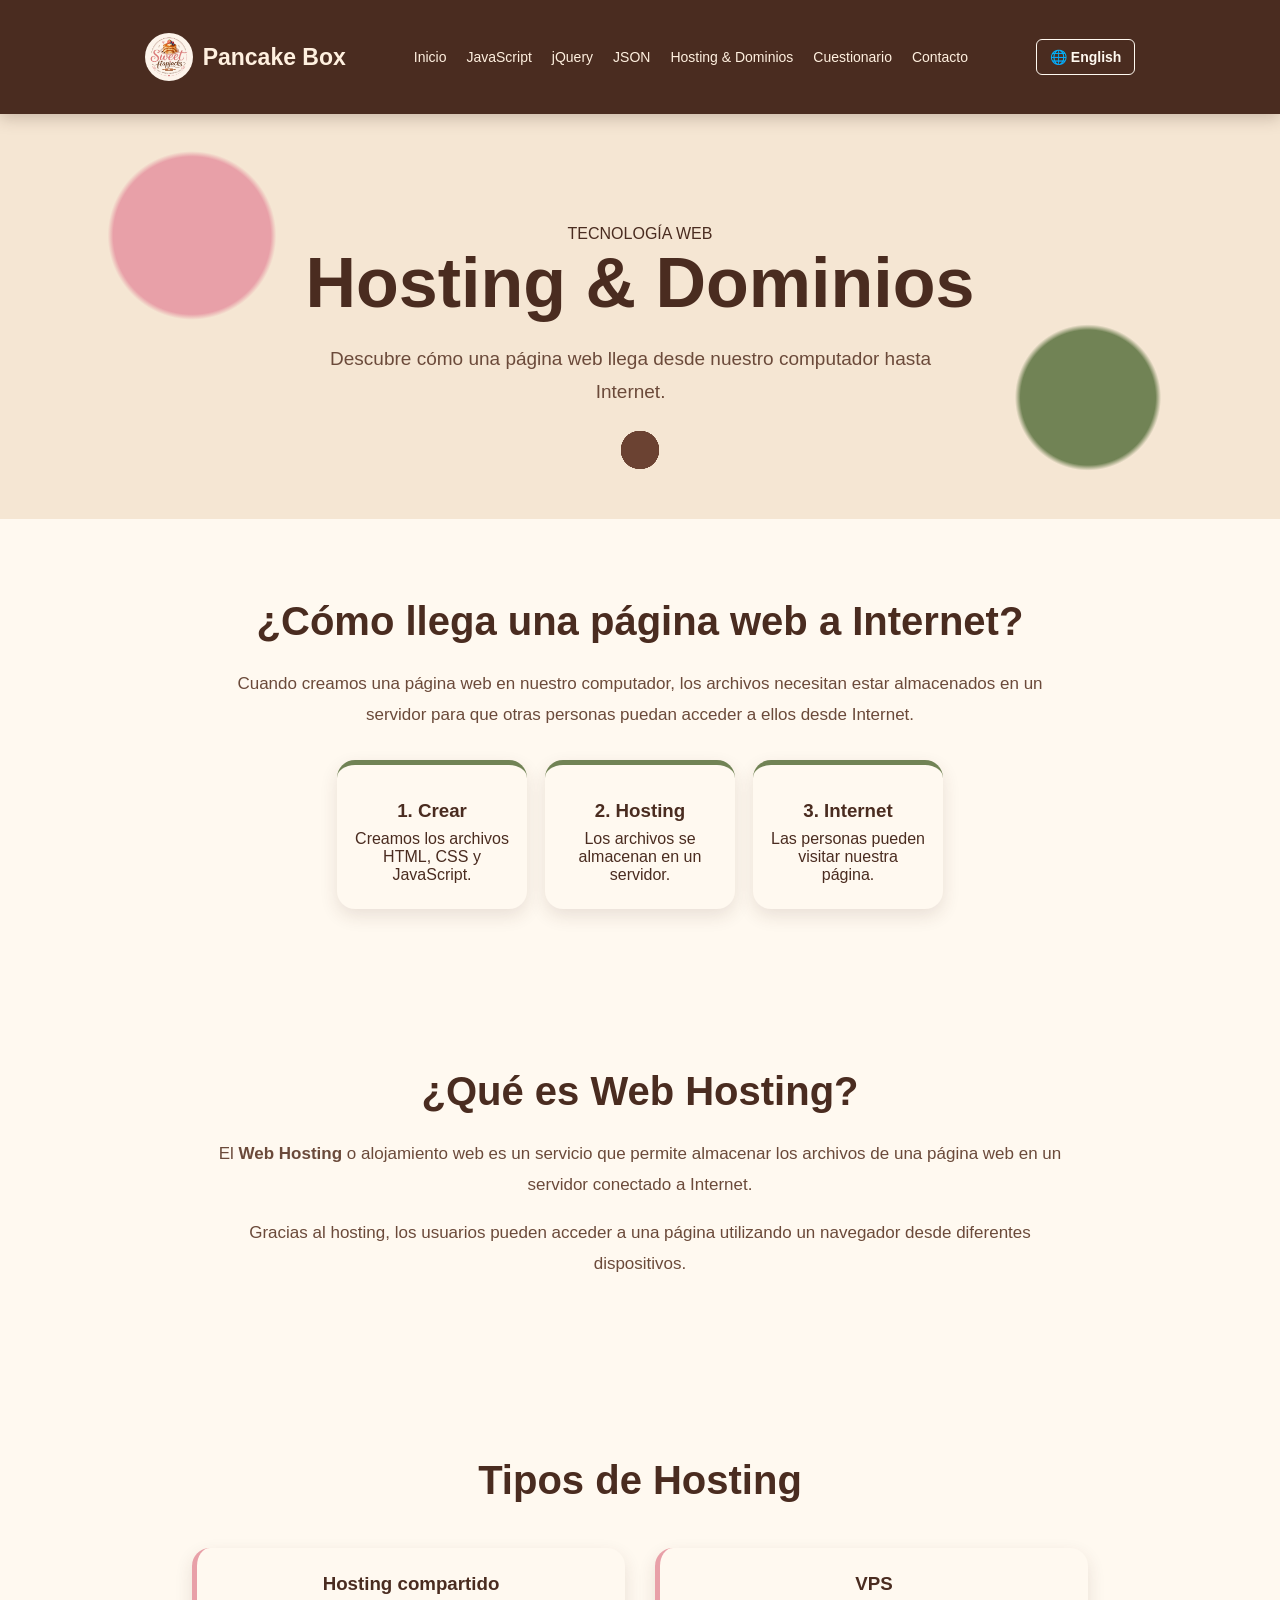
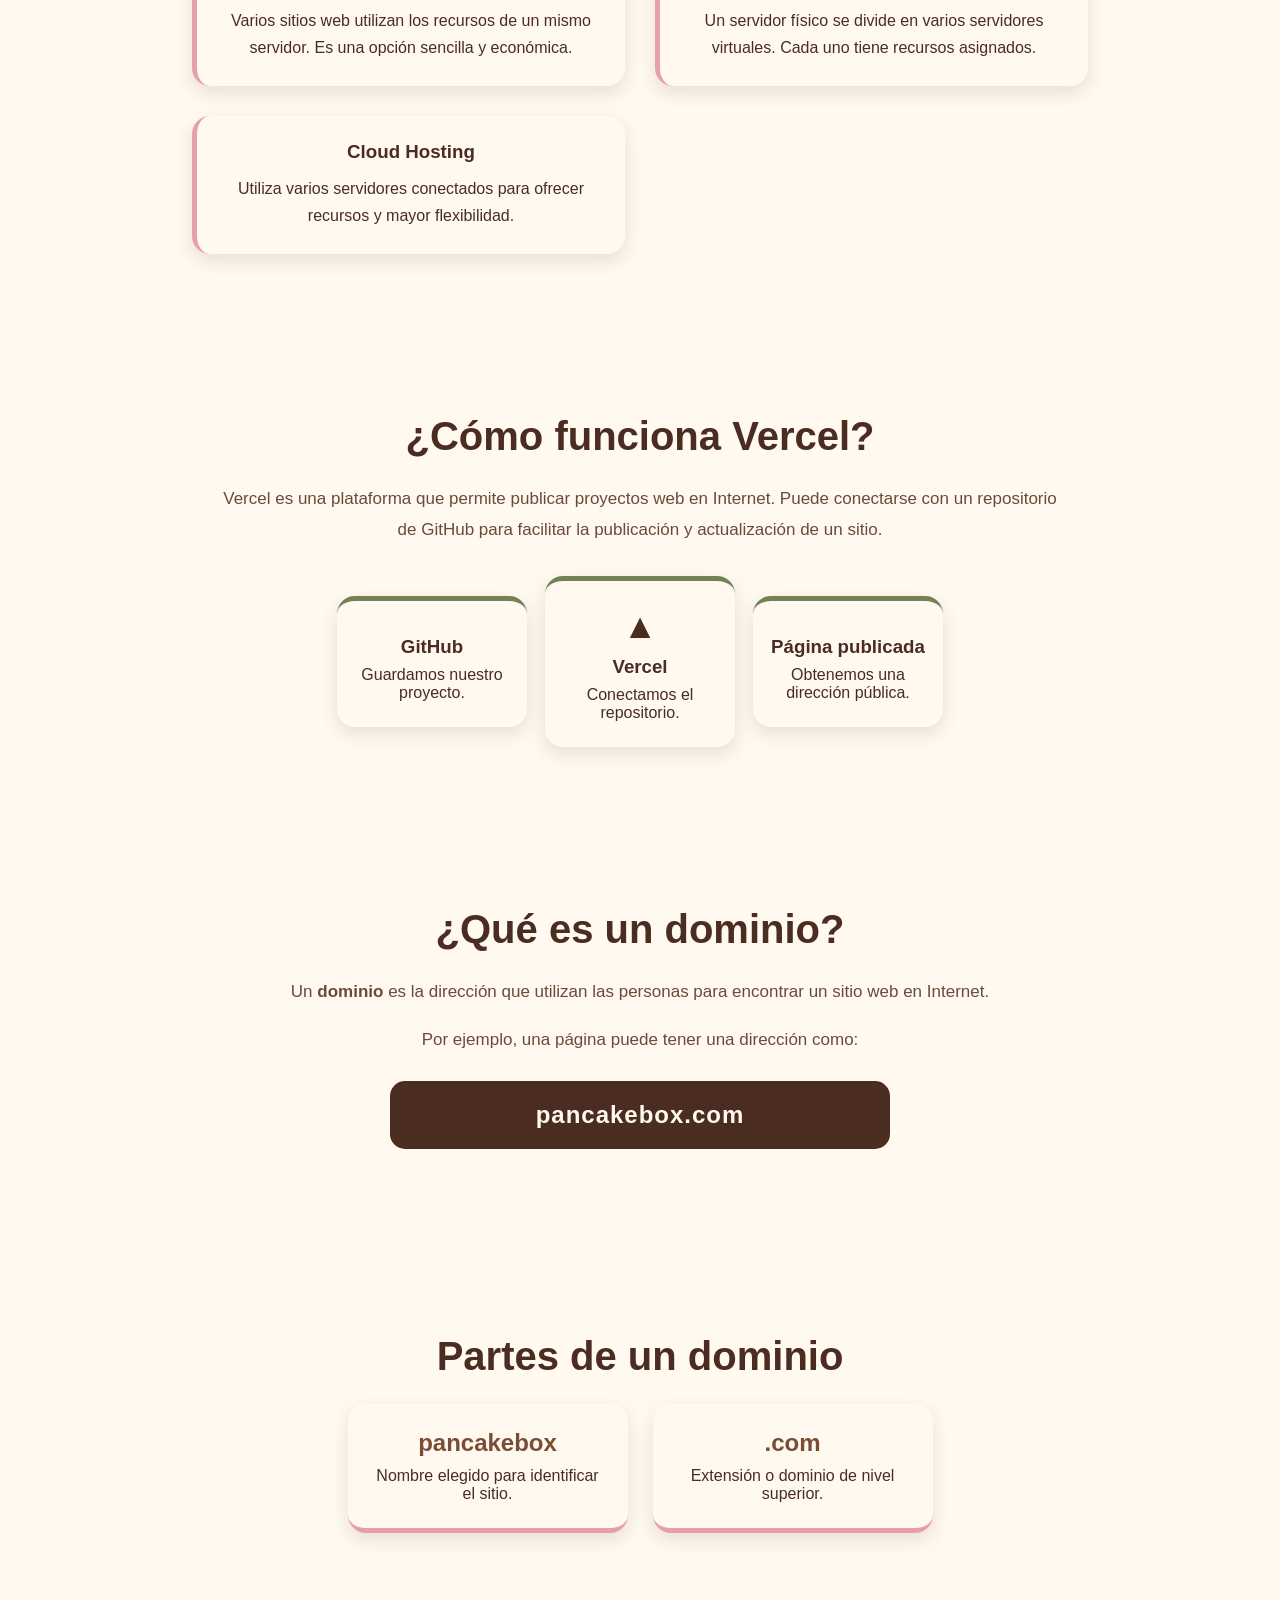
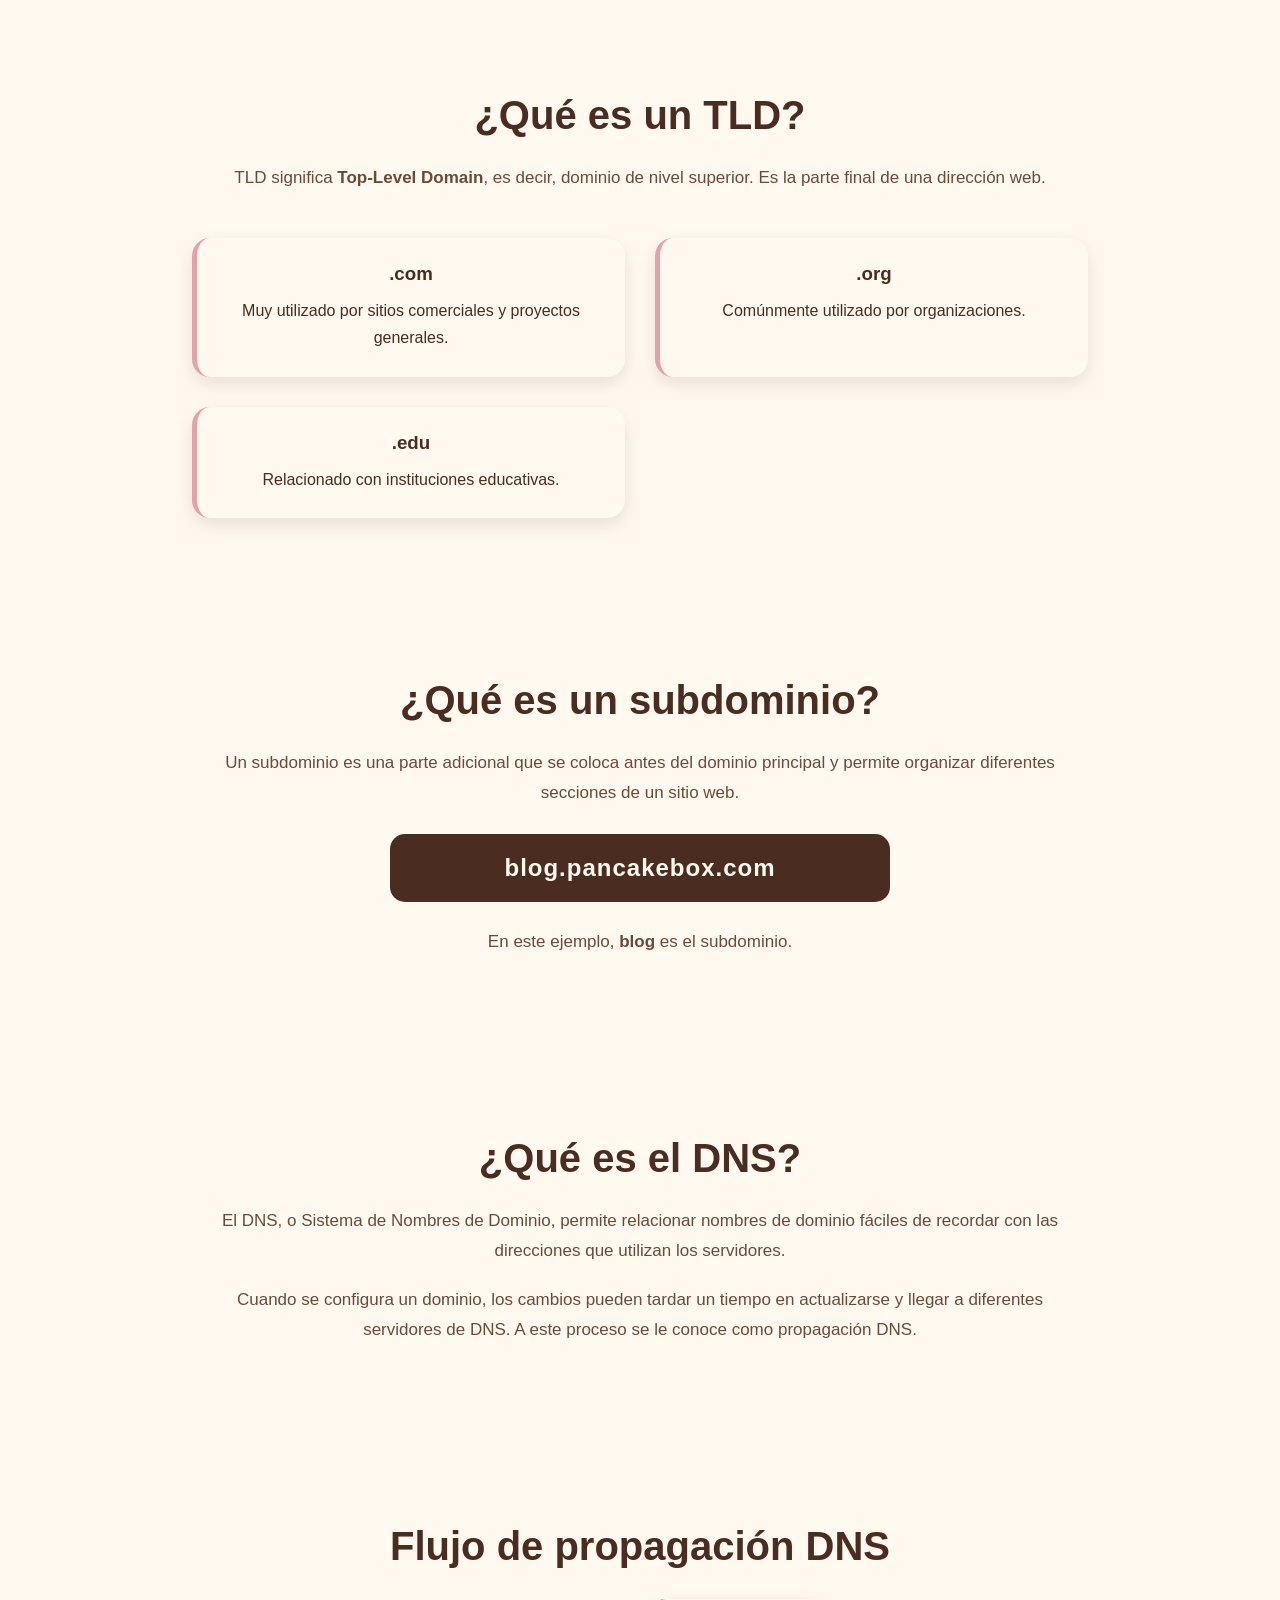
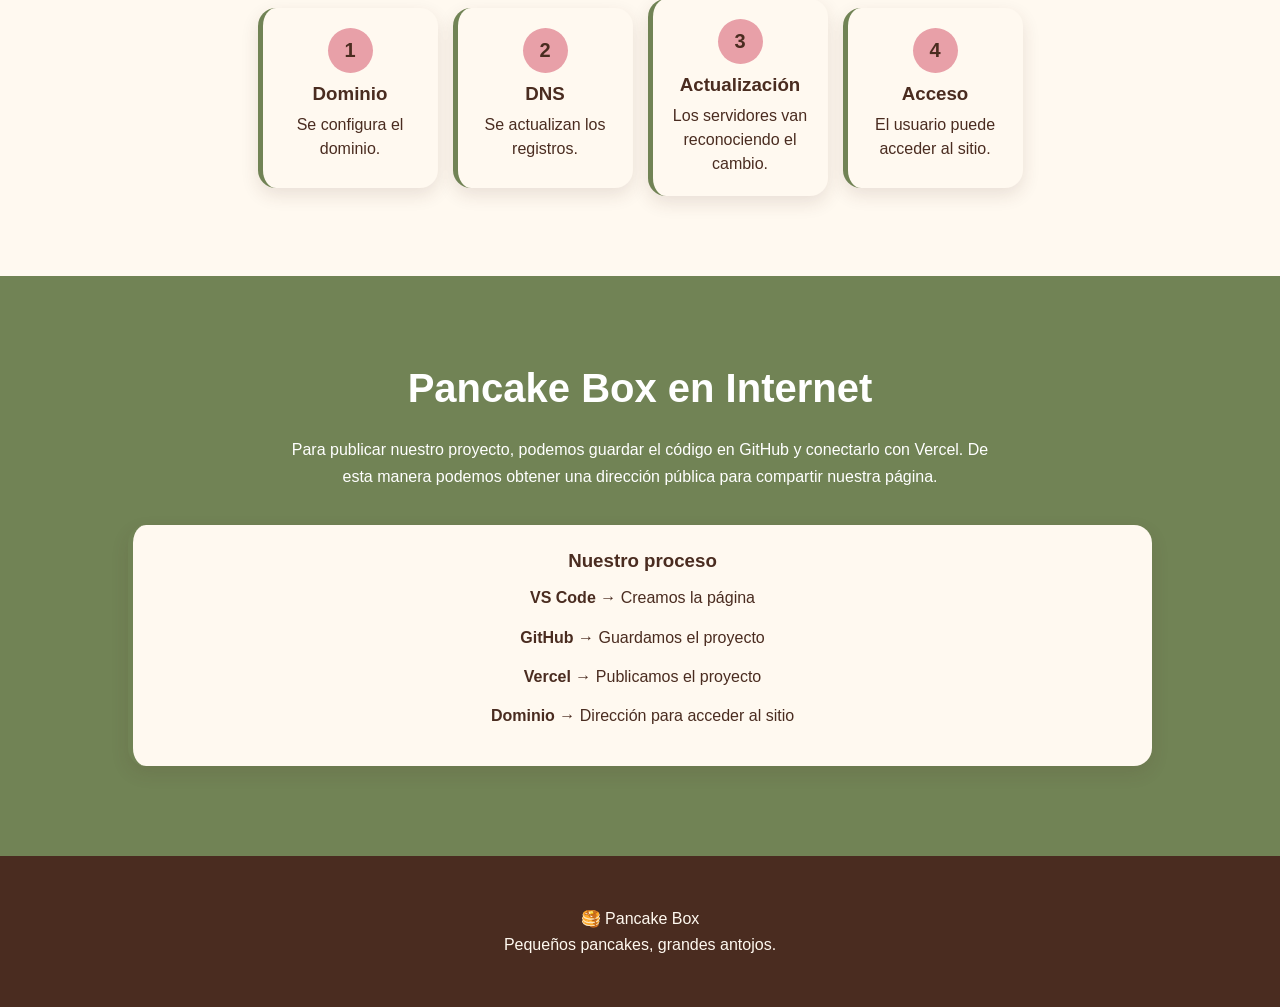
<file: hosting.html>
<!DOCTYPE html>
<html lang="es">
<head>
    <meta charset="UTF-8">
    <meta name="viewport" content="width=device-width, initial-scale=1.0">

    <title>Hosting y Dominios | Pancake Box</title>

    <link rel="stylesheet" href="css/style.css">
</head>

<body>

    <!-- NAVBAR -->
    <header>
        <nav class="navbar">

            <a href="index.html" class="logo">
                <img src="Imagenes/logo.jpeg" alt="Logo Pancake Box">
                <span>Pancake Box</span>
            </a>

            <ul class="nav-links">
                <li><a href="index.html">Inicio</a></li>
                <li><a href="javascript.html">JavaScript</a></li>
                <li><a href="jquery.html">jQuery</a></li>
                <li><a href="json.html">JSON</a></li>
                <li><a href="hosting.html" class="activo">Hosting & Dominios</a></li>
                <li><a href="cuestionario.html">Cuestionario</a></li>
                
<a href="contacto.html">Contacto</a>
            </ul>

        </nav>
    </header>


    <!-- ENCABEZADO -->
    <section class="pagina-hero">

        <div>
            <span class="etiqueta">TECNOLOGÍA WEB</span>

            <h1>Hosting & Dominios</h1>

            <p>
                Descubre cómo una página web llega desde nuestro
                computador hasta Internet.
            </p>
        </div>

    </section>


    <!-- ¿CÓMO LLEGA UNA PÁGINA A INTERNET? -->
    <section class="info-section">

        <h2>¿Cómo llega una página web a Internet?</h2>

        <p>
            Cuando creamos una página web en nuestro computador,
            los archivos necesitan estar almacenados en un servidor
            para que otras personas puedan acceder a ellos desde Internet.
        </p>

        <div class="flujo-json">

            <div class="flujo-card">
                <span></span>
                <h3>1. Crear</h3>
                <p>
                    Creamos los archivos HTML, CSS y JavaScript.
                </p>
            </div>

            <div class="flecha"></div>

            <div class="flujo-card">
                <span></span>
                <h3>2. Hosting</h3>
                <p>
                    Los archivos se almacenan en un servidor.
                </p>
            </div>

            <div class="flecha"></div>

            <div class="flujo-card">
                <span></span>
                <h3>3. Internet</h3>
                <p>
                    Las personas pueden visitar nuestra página.
                </p>
            </div>

        </div>

    </section>


    <!-- ¿QUÉ ES HOSTING? -->
    <section class="info-section">

        <h2>¿Qué es Web Hosting?</h2>

        <p>
            El <strong>Web Hosting</strong> o alojamiento web es un servicio
            que permite almacenar los archivos de una página web en un
            servidor conectado a Internet.
        </p>

        <p>
            Gracias al hosting, los usuarios pueden acceder a una página
            utilizando un navegador desde diferentes dispositivos.
        </p>

    </section>


    <!-- TIPOS DE HOSTING -->
    <section class="info-section">

        <h2>Tipos de Hosting</h2>

        <div class="conceptos-grid">

            <div class="concepto-card">

                <h3> Hosting compartido</h3>

                <p>
                    Varios sitios web utilizan los recursos de un mismo
                    servidor. Es una opción sencilla y económica.
                </p>

            </div>


            <div class="concepto-card">

                <h3> VPS</h3>

                <p>
                    Un servidor físico se divide en varios servidores
                    virtuales. Cada uno tiene recursos asignados.
                </p>

            </div>


            <div class="concepto-card">

                <h3> Cloud Hosting</h3>

                <p>
                    Utiliza varios servidores conectados para ofrecer
                    recursos y mayor flexibilidad.
                </p>

            </div>

        </div>

    </section>


    <!-- VERCEL -->
    <section class="info-section">

        <h2>¿Cómo funciona Vercel?</h2>

        <p>
            Vercel es una plataforma que permite publicar proyectos web
            en Internet. Puede conectarse con un repositorio de GitHub
            para facilitar la publicación y actualización de un sitio.
        </p>

        <div class="flujo-json">

            <div class="flujo-card">
                <span></span>
                <h3>GitHub</h3>
                <p>
                    Guardamos nuestro proyecto.
                </p>
            </div>

            <div class="flecha"></div>

            <div class="flujo-card">
                <span>▲</span>
                <h3>Vercel</h3>
                <p>
                    Conectamos el repositorio.
                </p>
            </div>

            <div class="flecha"></div>

            <div class="flujo-card">
                <span></span>
                <h3>Página publicada</h3>
                <p>
                    Obtenemos una dirección pública.
                </p>
            </div>

        </div>

    </section>


    <!-- ¿QUÉ ES UN DOMINIO? -->
    <section class="info-section">

        <h2>¿Qué es un dominio?</h2>

        <p>
            Un <strong>dominio</strong> es la dirección que utilizan
            las personas para encontrar un sitio web en Internet.
        </p>

        <p>
            Por ejemplo, una página puede tener una dirección como:
        </p>

        <div class="dominio-ejemplo">
            pancakebox.com
        </div>

    </section>


    <!-- PARTES DEL DOMINIO -->
    <section class="info-section">

        <h2>Partes de un dominio</h2>

        <div class="dominio-partes">

            <div class="parte-dominio">
                <h3>pancakebox</h3>
                <p>
                    Nombre elegido para identificar el sitio.
                </p>
            </div>

            <div class="parte-dominio">
                <h3>.com</h3>
                <p>
                    Extensión o dominio de nivel superior.
                </p>
            </div>

        </div>

    </section>


    <!-- TLD -->
    <section class="info-section">

        <h2>¿Qué es un TLD?</h2>

        <p>
            TLD significa <strong>Top-Level Domain</strong>, es decir,
            dominio de nivel superior. Es la parte final de una dirección
            web.
        </p>

        <div class="conceptos-grid">

            <div class="concepto-card">
                <h3>.com</h3>
                <p>
                    Muy utilizado por sitios comerciales y proyectos
                    generales.
                </p>
            </div>

            <div class="concepto-card">
                <h3>.org</h3>
                <p>
                    Comúnmente utilizado por organizaciones.
                </p>
            </div>

            <div class="concepto-card">
                <h3>.edu</h3>
                <p>
                    Relacionado con instituciones educativas.
                </p>
            </div>

        </div>

    </section>


    <!-- SUBDOMINIO -->
    <section class="info-section">

        <h2>¿Qué es un subdominio?</h2>

        <p>
            Un subdominio es una parte adicional que se coloca antes
            del dominio principal y permite organizar diferentes
            secciones de un sitio web.
        </p>

        <div class="dominio-ejemplo">
            blog.pancakebox.com
        </div>

        <p>
            En este ejemplo, <strong>blog</strong> es el subdominio.
        </p>

    </section>


    <!-- DNS -->
    <section class="info-section">

        <h2>¿Qué es el DNS?</h2>

        <p>
            El DNS, o Sistema de Nombres de Dominio, permite relacionar
            nombres de dominio fáciles de recordar con las direcciones
            que utilizan los servidores.
        </p>

        <p>
            Cuando se configura un dominio, los cambios pueden tardar
            un tiempo en actualizarse y llegar a diferentes servidores
            de DNS. A este proceso se le conoce como propagación DNS.
        </p>

    </section>


    <!-- PROPAGACIÓN DNS -->
    <section class="info-section">

        <h2>Flujo de propagación DNS</h2>

        <div class="dns-flujo">

            <div class="dns-paso">
                <span>1</span>
                <h3>Dominio</h3>
                <p>
                    Se configura el dominio.
                </p>
            </div>

            <div class="flecha"></div>

            <div class="dns-paso">
                <span>2</span>
                <h3>DNS</h3>
                <p>
                    Se actualizan los registros.
                </p>
            </div>

            <div class="flecha"></div>

            <div class="dns-paso">
                <span>3</span>
                <h3>Actualización</h3>
                <p>
                    Los servidores van reconociendo el cambio.
                </p>
            </div>

            <div class="flecha"></div>

            <div class="dns-paso">
                <span>4</span>
                <h3>Acceso</h3>
                <p>
                    El usuario puede acceder al sitio.
                </p>
            </div>

        </div>

    </section>


    <!-- PANCAKE BOX -->
    <section class="ejemplo-section">

        <h2> Pancake Box en Internet</h2>

        <p>
            Para publicar nuestro proyecto, podemos guardar el código
            en GitHub y conectarlo con Vercel. De esta manera podemos
            obtener una dirección pública para compartir nuestra página.
        </p>

        <div class="concepto-card">

            <h3>Nuestro proceso</h3>

            <p>
                <strong>VS Code</strong> → Creamos la página
            </p>

            <p>
                <strong>GitHub</strong> → Guardamos el proyecto
            </p>

            <p>
                <strong>Vercel</strong> → Publicamos el proyecto
            </p>

            <p>
                <strong>Dominio</strong> → Dirección para acceder al sitio
            </p>

        </div>

    </section>


    <!-- FOOTER -->
    <footer>

        <p>🥞 Pancake Box</p>
        <p>Pequeños pancakes, grandes antojos.</p>

    </footer>

    <script src="JS/script.js" defer></script>
</body>
</html>
</file>
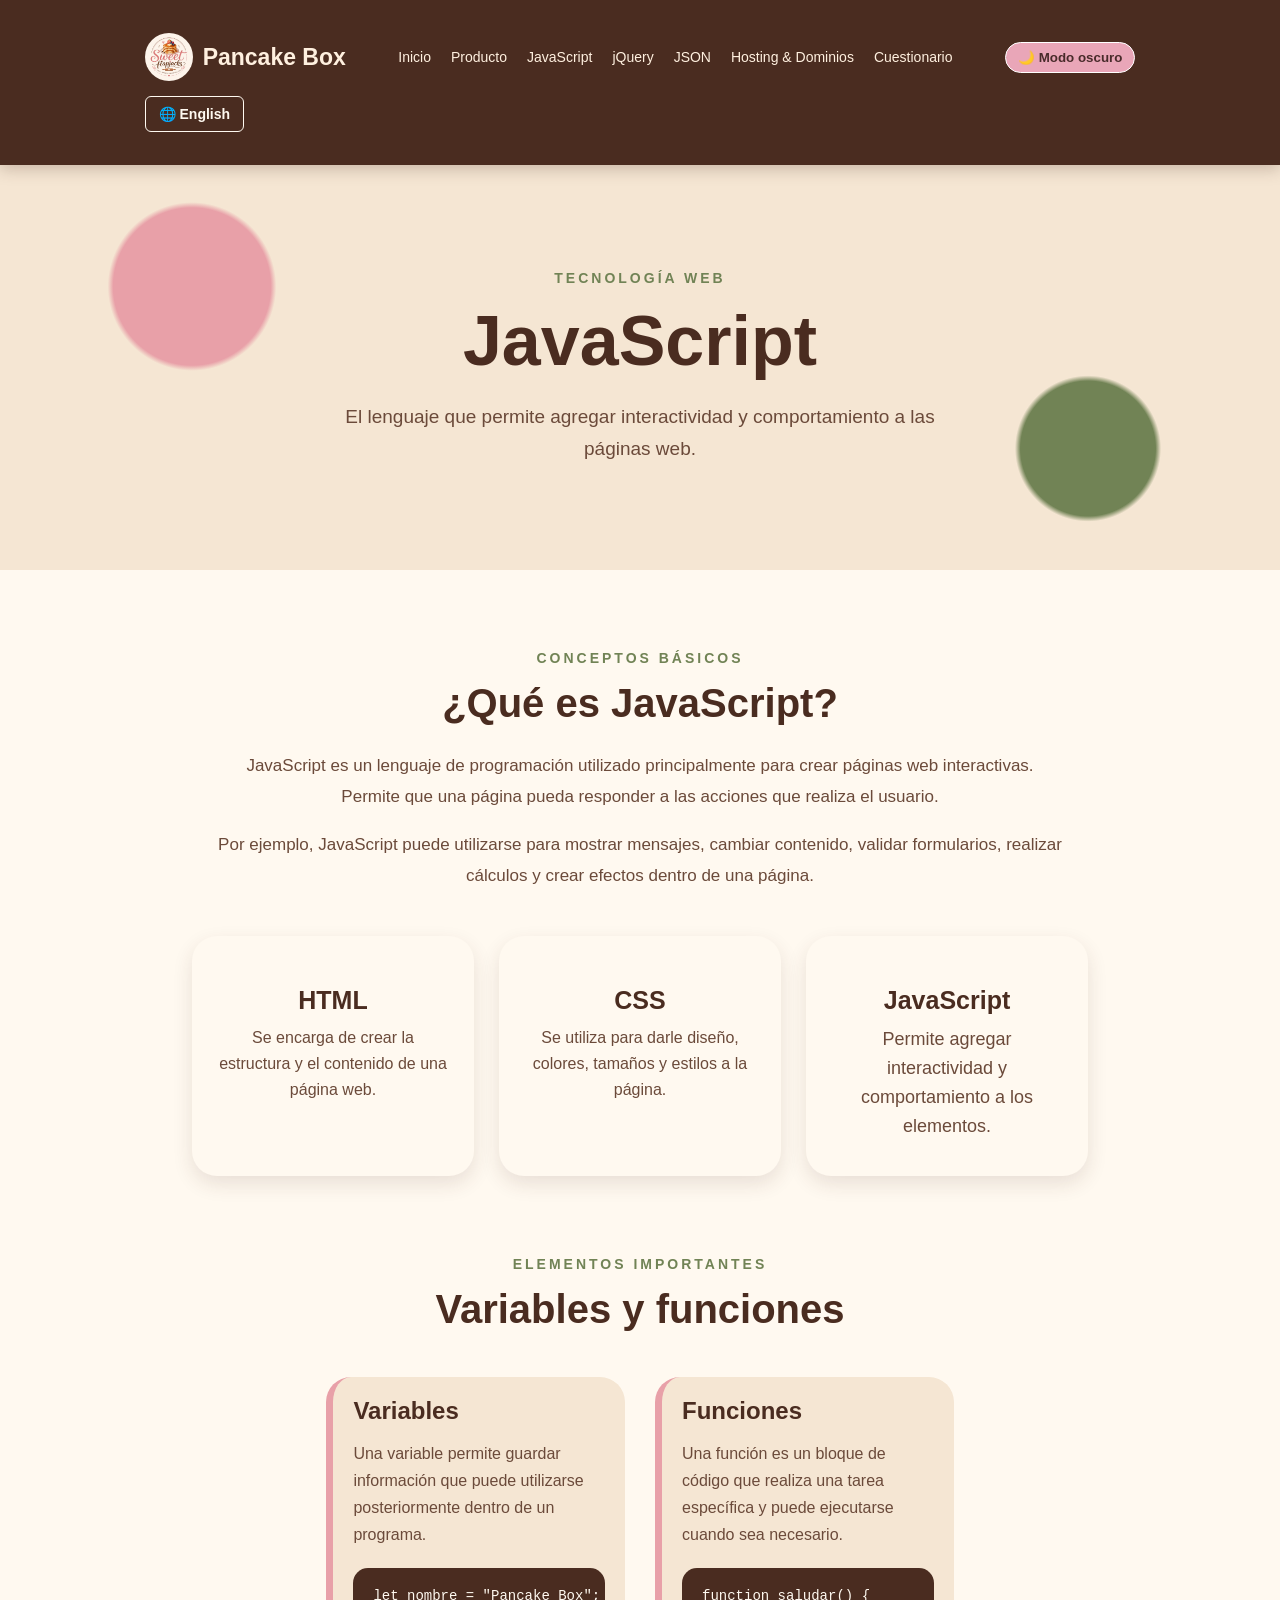
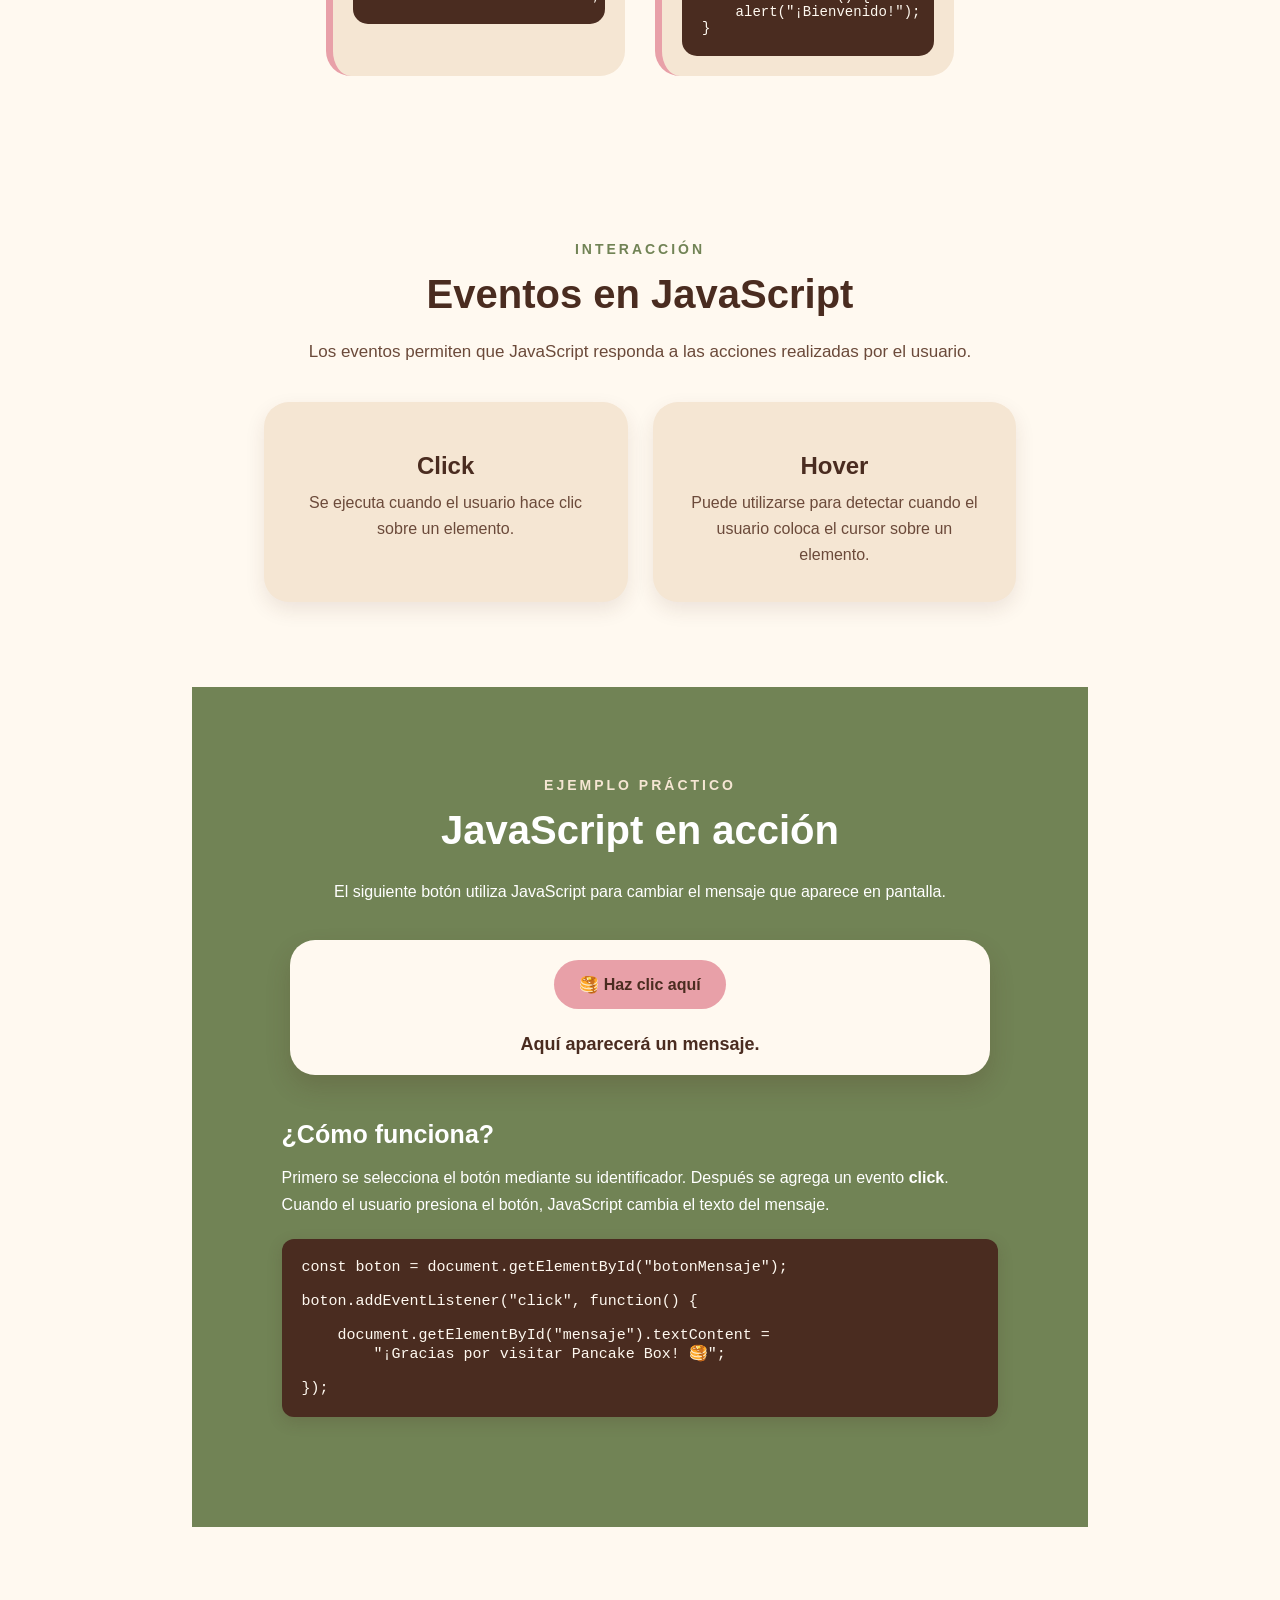
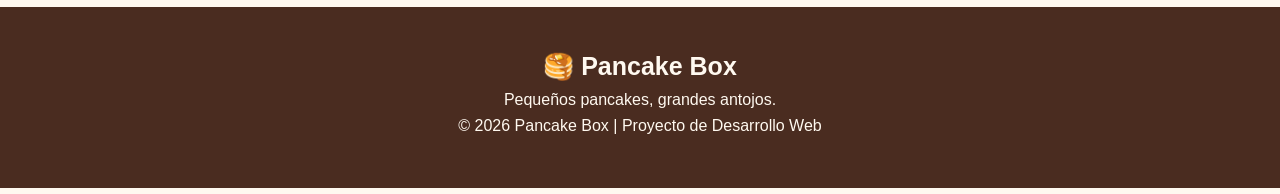
<file: javascript.html>
<!DOCTYPE html>
<html lang="es">

<head>
    <meta charset="UTF-8">
    <meta name="viewport" content="width=device-width, initial-scale=1.0">

    <title>JavaScript | Pancake Box</title>

    <link rel="stylesheet" href="css/style.css">
</head>

<body>

    <!-- NAVEGACIÓN -->
    <header>

        <nav class="navbar">

            <a href="index.html" class="logo">
                <img src="Imagenes/logo.jpeg" alt="Logo Pancake Box">
                <span>Pancake Box</span>
            </a>

            <ul class="nav-links">

                <li><a href="index.html">Inicio</a></li>

                <li><a href="index.html#producto">Producto</a></li>

                <li><a href="javascript.html">JavaScript</a></li>

                <li><a href="jquery.html">jQuery</a></li>

                <li><a href="json.html">JSON</a></li>

                <li><a href="hosting.html">Hosting & Dominios</a></li>

                <li><a href="cuestionario.html">Cuestionario</a></li>

            </ul>
<button class="modo-btn" id="cambiarModo" type="button">
    🌙 Modo oscuro
</button>
        </nav>

    </header>


    <!-- PORTADA -->

    <main>

        <section class="pagina-hero">

            <div>

                <p class="small-title">TECNOLOGÍA WEB</p>

                <h1>Java<span>Script</span></h1>

                <p>
                    El lenguaje que permite agregar interactividad
                    y comportamiento a las páginas web.
                </p>

            </div>

        </section>


        <!-- ¿QUÉ ES? -->

        <section class="info-section">

            <p class="small-title">CONCEPTOS BÁSICOS</p>

            <h2>¿Qué es JavaScript?</h2>

            <p>
                JavaScript es un lenguaje de programación utilizado
                principalmente para crear páginas web interactivas.
                Permite que una página pueda responder a las acciones
                que realiza el usuario.
            </p>

            <p>
                Por ejemplo, JavaScript puede utilizarse para mostrar
                mensajes, cambiar contenido, validar formularios,
                realizar cálculos y crear efectos dentro de una página.
            </p>

        
<div class="comparacion-container">

    <div class="comparacion-card">
        <div class="comparacion-franja franja-html"></div>
        <div class="comparacion-contenido">
            <span class="comparacion-numero"></span>
            <h3>HTML</h3>
            <p>
                Se encarga de crear la estructura
                y el contenido de una página web.
            </p>
        </div>
    </div>

    <div class="comparacion-card">
        <div class="comparacion-franja franja-css"></div>
        <div class="comparacion-contenido">
            <span class="comparacion-numero"></span>
            <h3>CSS</h3>
            <p>
                Se utiliza para darle diseño,
                colores, tamaños y estilos a la página.
            </p>
        </div>
    </div>

    <div class="comparacion-card">
        <div class="comparacion-franja franja-js"></div>
        <div class="comparacion-contenido">
            <span class="comparacion-numero">
            <h3>JavaScript</h3>
            <p>
                Permite agregar interactividad
                y comportamiento a los elementos.
            </p>
        </div>
    </div>

</div>


        <!-- VARIABLES Y FUNCIONES -->

        <section class="info-section">

            <p class="small-title">ELEMENTOS IMPORTANTES</p>

            <h2>Variables y funciones</h2>

            <div class="conceptos-grid">

                <div class="concepto-box">

                    <h3>Variables</h3>

                    <p>
                        Una variable permite guardar información
                        que puede utilizarse posteriormente dentro
                        de un programa.
                    </p>

                    <pre><code>let nombre = "Pancake Box";</code></pre>

                </div>


                <div class="concepto-box">

                    <h3> Funciones</h3>

                    <p>
                        Una función es un bloque de código que realiza
                        una tarea específica y puede ejecutarse cuando
                        sea necesario.
                    </p>

                    <pre><code>function saludar() {
    alert("¡Bienvenido!");
}</code></pre>

                </div>

            </div>

        </section>


        <!-- EVENTOS -->

        <section class="eventos-section">

            <p class="small-title">INTERACCIÓN</p>

            <h2>Eventos en JavaScript</h2>

            <p>
                Los eventos permiten que JavaScript responda a las
                acciones realizadas por el usuario.
            </p>

            <div class="eventos-container">

                <div class="evento-card">

                    <span></span>

                    <h3>Click</h3>

                    <p>
                        Se ejecuta cuando el usuario hace clic
                        sobre un elemento.
                    </p>

                </div>


                <div class="evento-card">

                    <span></span>

                    <h3>Hover</h3>

                    <p>
                        Puede utilizarse para detectar cuando
                        el usuario coloca el cursor sobre un elemento.
                    </p>

                </div>

            </div>

        </section>


        <!-- EJEMPLO PRÁCTICO -->

        <section class="ejemplo-section">

            <p class="small-title">EJEMPLO PRÁCTICO</p>

            <h2>JavaScript en acción</h2>

            <p>
                El siguiente botón utiliza JavaScript para cambiar
                el mensaje que aparece en pantalla.
            </p>

            <div class="ejemplo-box">

                <button id="botonMensaje">
                    🥞 Haz clic aquí
                </button>

                <p id="mensaje">
                    Aquí aparecerá un mensaje.
                </p>

            </div>


            <div class="codigo-explicacion">

                <h3>¿Cómo funciona?</h3>

                <p>
                    Primero se selecciona el botón mediante su identificador.
                    Después se agrega un evento <strong>click</strong>.
                    Cuando el usuario presiona el botón, JavaScript cambia
                    el texto del mensaje.
                </p>

                <pre><code>const boton = document.getElementById("botonMensaje");

boton.addEventListener("click", function() {

    document.getElementById("mensaje").textContent =
        "¡Gracias por visitar Pancake Box! 🥞";

});</code></pre>

            </div>

        </section>


    </main>


    <!-- PIE DE PÁGINA -->

    <footer>

        <h3>🥞 Pancake Box</h3>

        <p>Pequeños pancakes, grandes antojos.</p>

        <p>© 2026 Pancake Box | Proyecto de Desarrollo Web</p>

    </footer>


    
    <!-- JAVASCRIPT DEL EJEMPLO Y MODO OSCURO -->

    <script>
        // Botón del ejemplo de JavaScript
        const boton = document.getElementById("botonMensaje");

        boton.addEventListener("click", function() {
            document.getElementById("mensaje").textContent =
                "¡Gracias por visitar Pancake Box! 🥞";
        });

        // Botón para cambiar entre modo claro y oscuro
        const botonModo = document.getElementById("cambiarModo");

        botonModo.addEventListener("click", function() {
            document.body.classList.toggle("oscuro");

            if (document.body.classList.contains("oscuro")) {
                botonModo.textContent = "☀️ Modo claro";
            } else {
                botonModo.textContent = "🌙 Modo oscuro";
            }
        });
    </script>

    <script src="JS/script.js" defer></script>
</body>
</html>
</file>
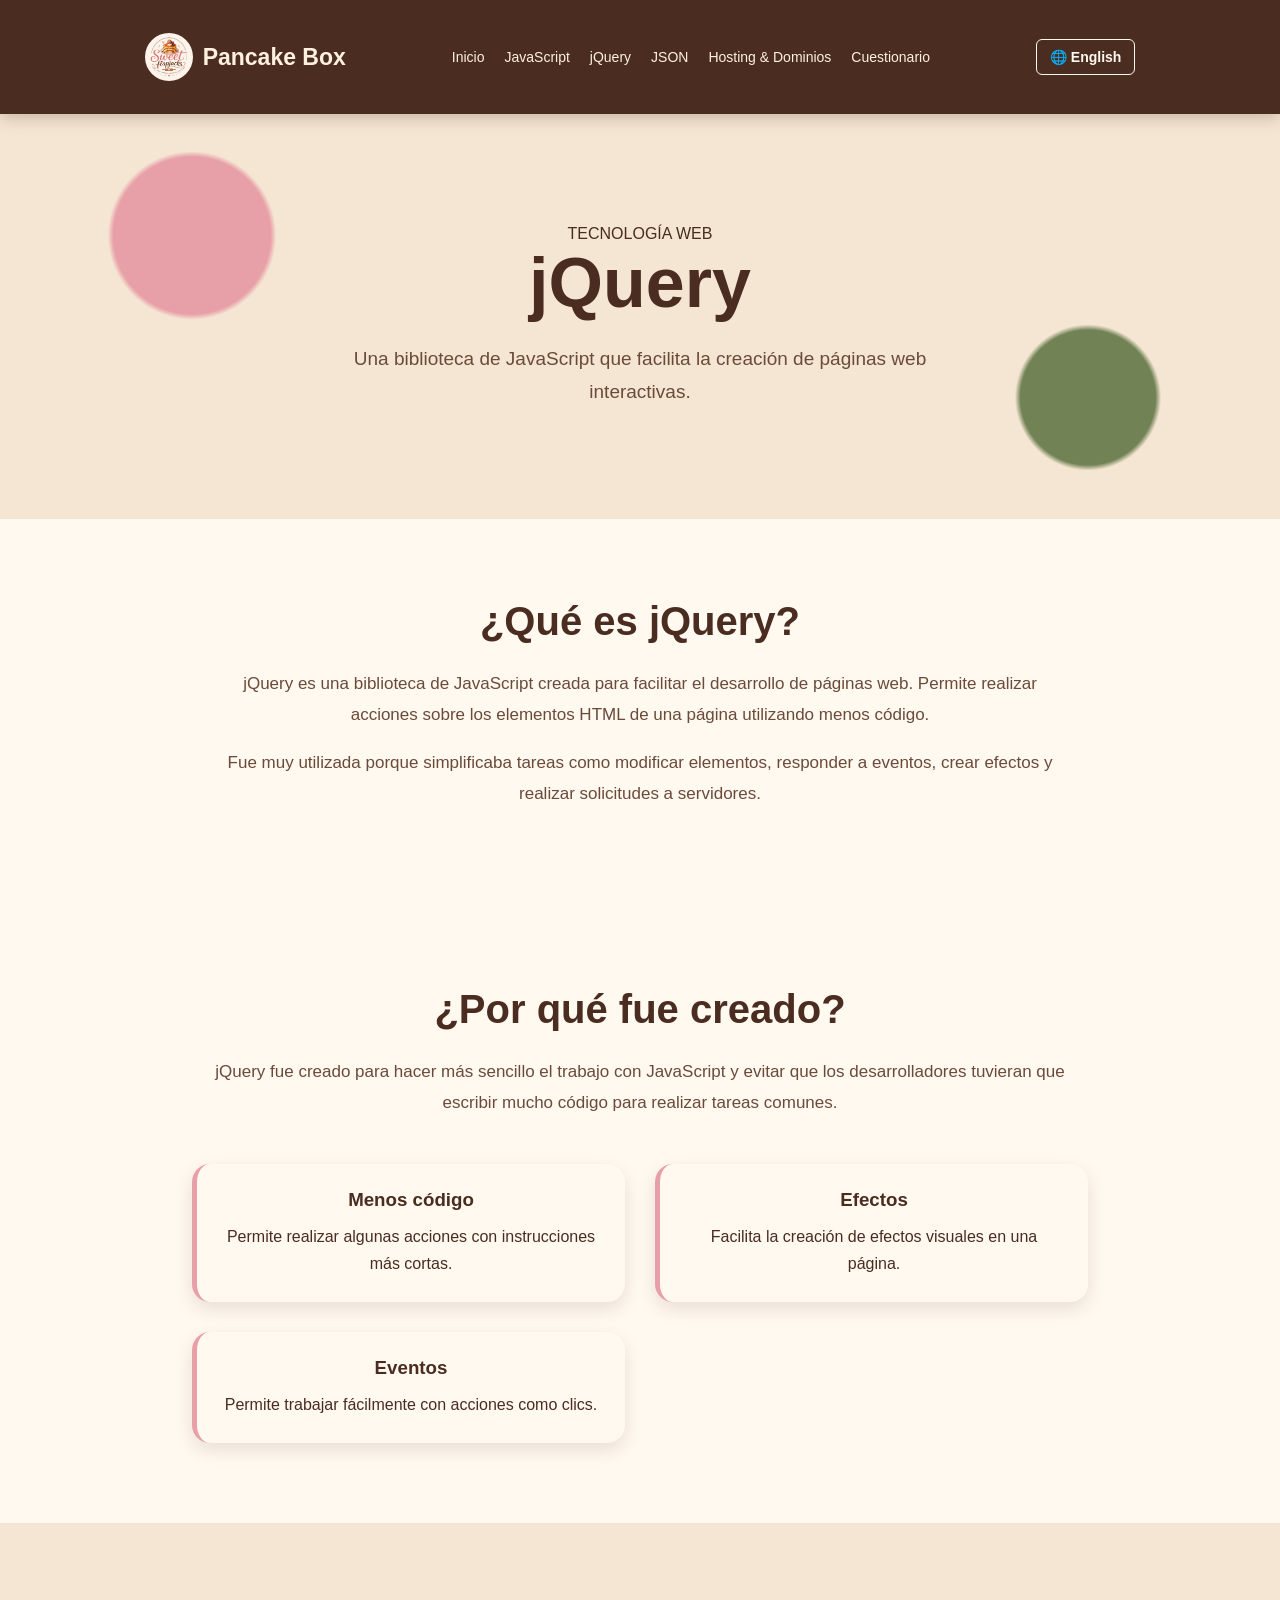
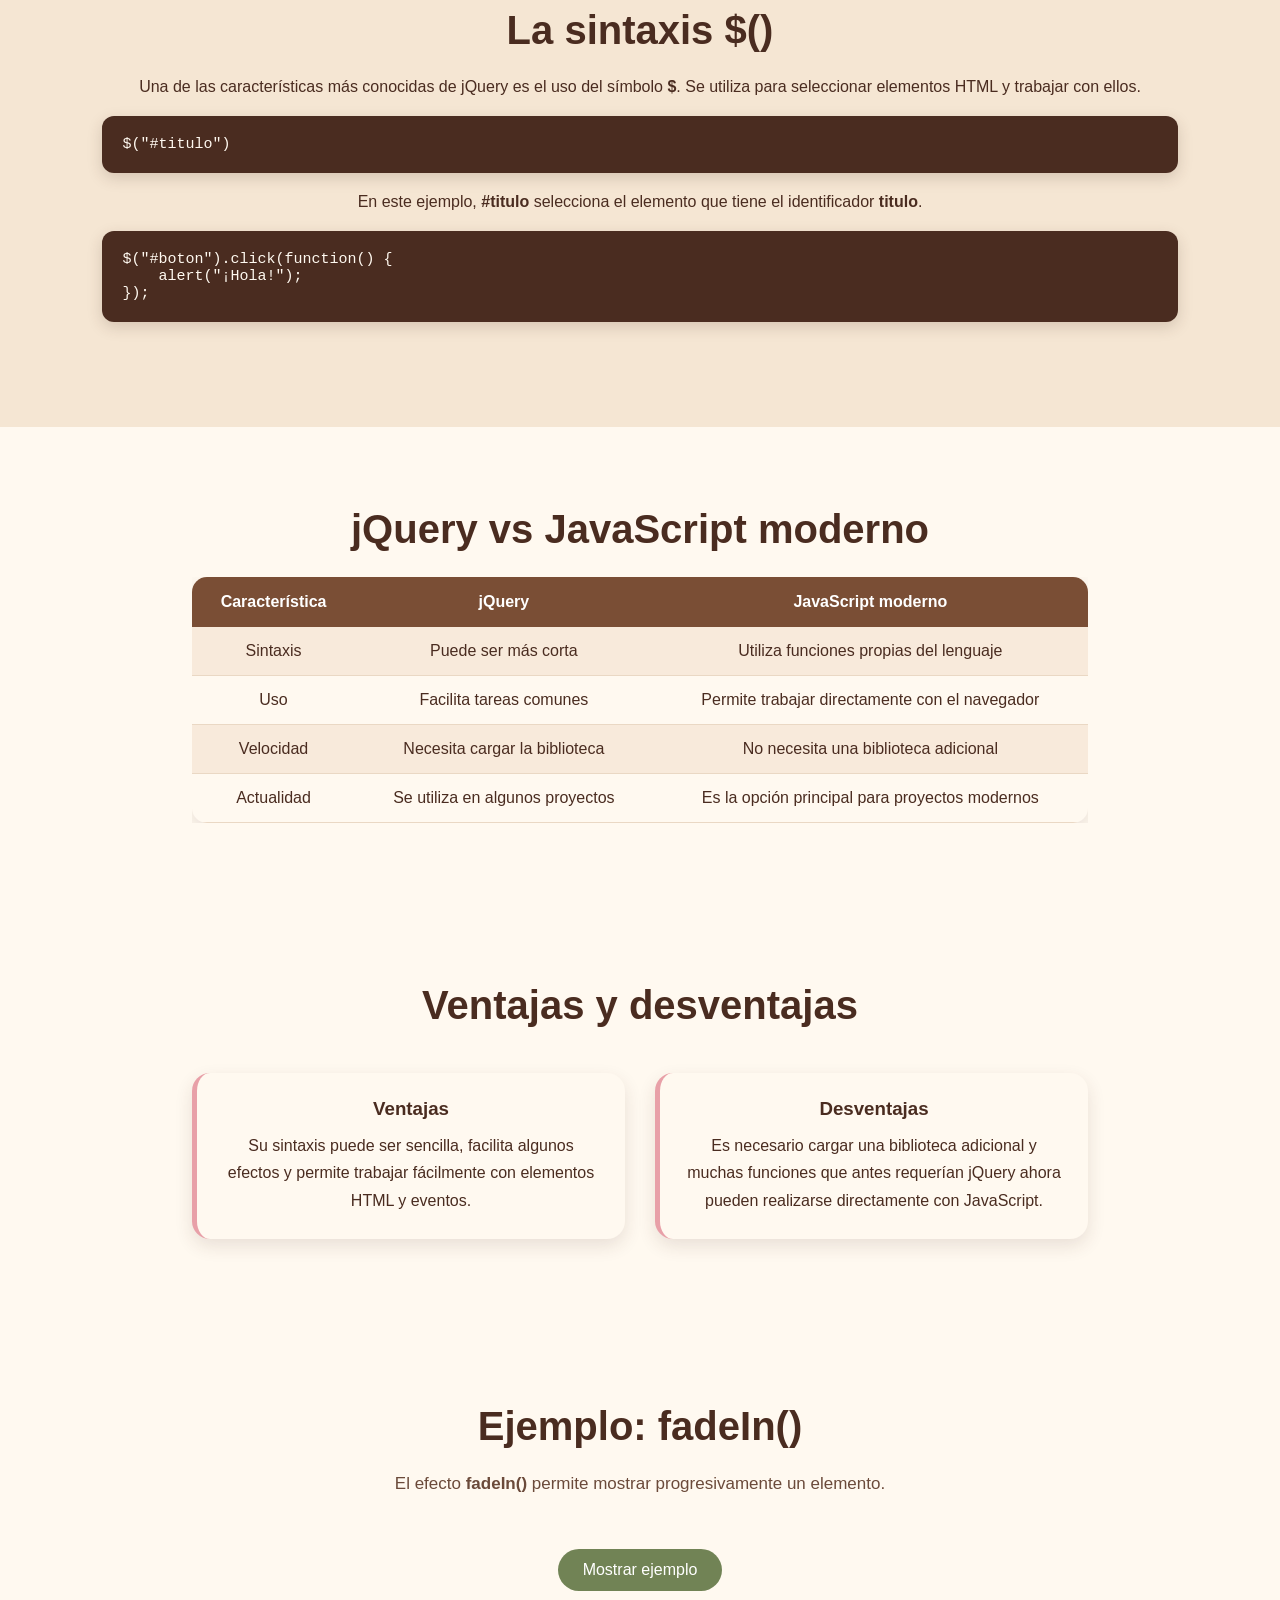
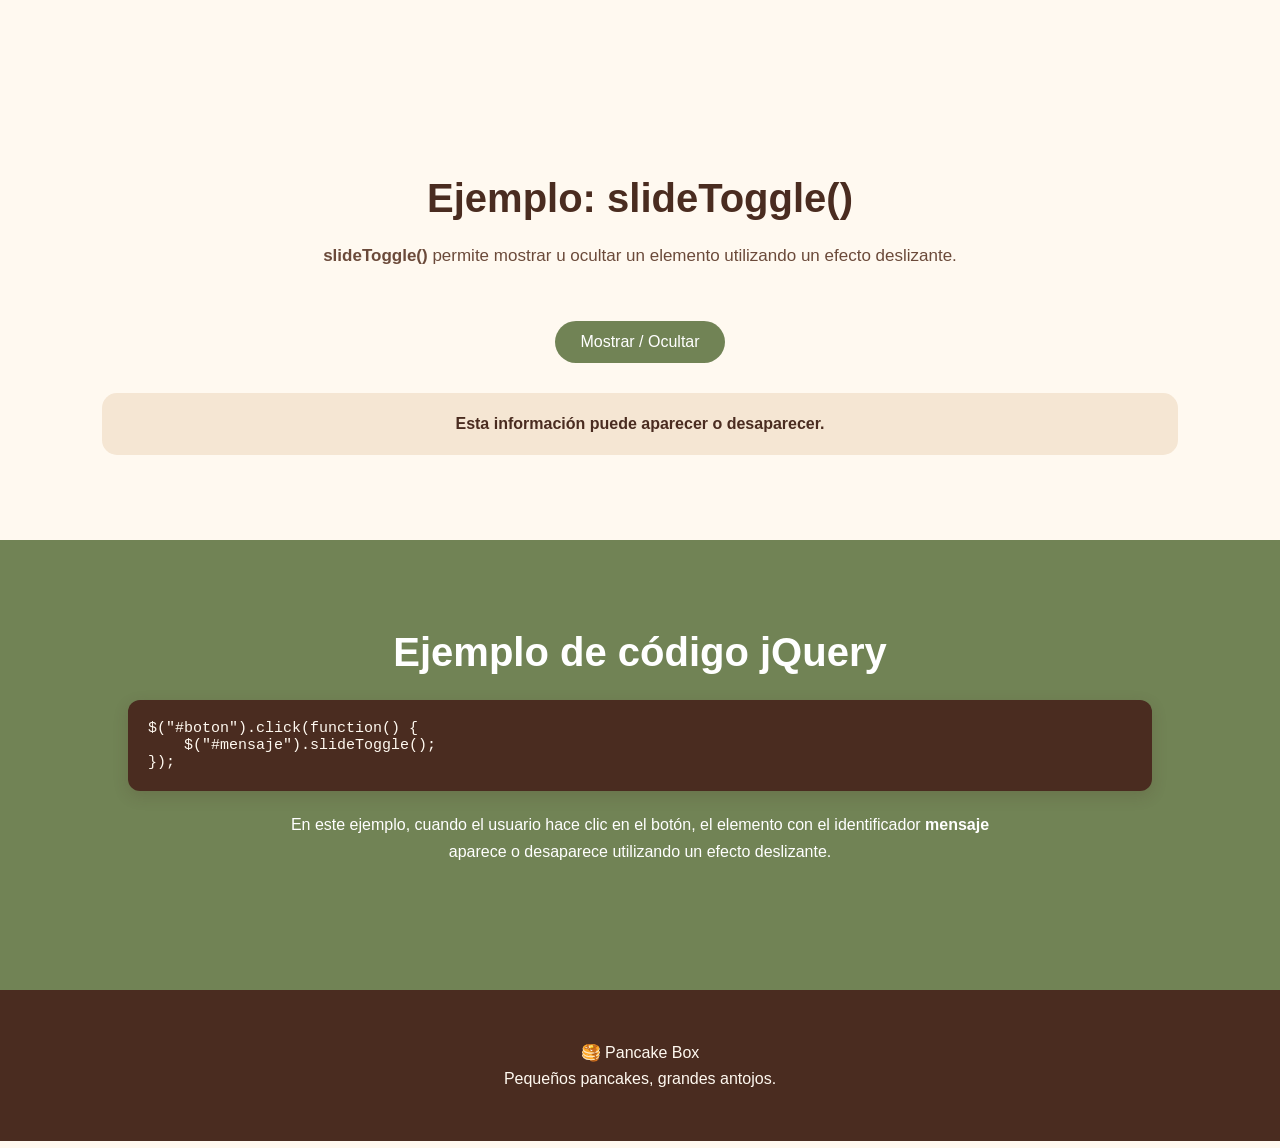
<file: jquery.html>
<!DOCTYPE html>
<html lang="es">
<head>
    <meta charset="UTF-8">
    <meta name="viewport" content="width=device-width, initial-scale=1.0">
    <title>jQuery | Pancake Box</title>

    <link rel="stylesheet" href="css/style.css">
</head>

<body>

    <!-- NAVBAR -->
    <header>
        <nav class="navbar">
            <a href="index.html" class="logo">
                <img src="Imagenes/logo.jpeg" alt="Logo Pancake Box">
                <span>Pancake Box</span>
            </a>

            <ul class="nav-links">
                <li><a href="index.html">Inicio</a></li>
                <li><a href="javascript.html">JavaScript</a></li>
                <li><a href="jquery.html" class="activo">jQuery</a></li>
                <li><a href="json.html">JSON</a></li>
                <li><a href="hosting.html">Hosting & Dominios</a></li>
                <li><a href="cuestionario.html">Cuestionario</a></li>
            </ul>
        </nav>
    </header>


    <!-- ENCABEZADO -->
    <section class="pagina-hero">
        <div>
            <span class="etiqueta">TECNOLOGÍA WEB</span>
            <h1>jQuery</h1>
            <p>
                Una biblioteca de JavaScript que facilita la creación
                de páginas web interactivas.
            </p>
        </div>
    </section>


    <!-- ¿QUÉ ES JQUERY? -->
    <section class="info-section">
        <h2>¿Qué es jQuery?</h2>

        <p>
            jQuery es una biblioteca de JavaScript creada para facilitar
            el desarrollo de páginas web. Permite realizar acciones sobre
            los elementos HTML de una página utilizando menos código.
        </p>

        <p>
            Fue muy utilizada porque simplificaba tareas como modificar
            elementos, responder a eventos, crear efectos y realizar
            solicitudes a servidores.
        </p>
    </section>


    <!-- ¿POR QUÉ FUE CREADO? -->
    <section class="info-section">
        <h2>¿Por qué fue creado?</h2>

        <p>
            jQuery fue creado para hacer más sencillo el trabajo con
            JavaScript y evitar que los desarrolladores tuvieran que
            escribir mucho código para realizar tareas comunes.
        </p>

        <div class="conceptos-grid">

            <div class="concepto-card">
                <h3> Menos código</h3>
                <p>
                    Permite realizar algunas acciones con instrucciones
                    más cortas.
                </p>
            </div>

            <div class="concepto-card">
                <h3> Efectos</h3>
                <p>
                    Facilita la creación de efectos visuales en una página.
                </p>
            </div>

            <div class="concepto-card">
                <h3> Eventos</h3>
                <p>
                    Permite trabajar fácilmente con acciones como clics.
                </p>
            </div>

        </div>
    </section>


    <!-- SINTAXIS $ -->
    <section class="comparacion-section">
        <h2>La sintaxis $()</h2>

        <p>
            Una de las características más conocidas de jQuery es el uso
            del símbolo <strong>$</strong>. Se utiliza para seleccionar
            elementos HTML y trabajar con ellos.
        </p>

        <pre><code>$("#titulo")</code></pre>

        <p>
            En este ejemplo, <strong>#titulo</strong> selecciona el elemento
            que tiene el identificador <strong>titulo</strong>.
        </p>

        <pre><code>$("#boton").click(function() {
    alert("¡Hola!");
});</code></pre>
    </section>


    <!-- JQUERY VS JAVASCRIPT -->
    <section class="info-section">
        <h2>jQuery vs JavaScript moderno</h2>

        <div class="tabla-contenedor">
            <table class="tabla-comparacion">

                <tr>
                    <th>Característica</th>
                    <th>jQuery</th>
                    <th>JavaScript moderno</th>
                </tr>

                <tr>
                    <td>Sintaxis</td>
                    <td>Puede ser más corta</td>
                    <td>Utiliza funciones propias del lenguaje</td>
                </tr>

                <tr>
                    <td>Uso</td>
                    <td>Facilita tareas comunes</td>
                    <td>Permite trabajar directamente con el navegador</td>
                </tr>

                <tr>
                    <td>Velocidad</td>
                    <td>Necesita cargar la biblioteca</td>
                    <td>No necesita una biblioteca adicional</td>
                </tr>

                <tr>
                    <td>Actualidad</td>
                    <td>Se utiliza en algunos proyectos</td>
                    <td>Es la opción principal para proyectos modernos</td>
                </tr>

            </table>
        </div>
    </section>


    <!-- VENTAJAS Y DESVENTAJAS -->
    <section class="info-section">
        <h2>Ventajas y desventajas</h2>

        <div class="conceptos-grid">

            <div class="concepto-card ventaja">
                <h3> Ventajas</h3>
                <p>
                    Su sintaxis puede ser sencilla, facilita algunos
                    efectos y permite trabajar fácilmente con elementos
                    HTML y eventos.
                </p>
            </div>

            <div class="concepto-card desventaja">
                <h3> Desventajas</h3>
                <p>
                    Es necesario cargar una biblioteca adicional y muchas
                    funciones que antes requerían jQuery ahora pueden
                    realizarse directamente con JavaScript.
                </p>
            </div>

        </div>
    </section>


    <!-- FADE IN -->
    <section class="eventos-section">
        <h2>Ejemplo: fadeIn()</h2>

        <p>
            El efecto <strong>fadeIn()</strong> permite mostrar
            progresivamente un elemento.
        </p>

        <button onclick="mostrarCaja()">Mostrar ejemplo</button>

        <div id="cajaFade">
            ¡Hola! Esta caja apareció con un efecto.
        </div>
    </section>


    <!-- SLIDE TOGGLE -->
    <section class="eventos-section">
        <h2>Ejemplo: slideToggle()</h2>

        <p>
            <strong>slideToggle()</strong> permite mostrar u ocultar
            un elemento utilizando un efecto deslizante.
        </p>

        <button onclick="alternarCaja()">Mostrar / Ocultar</button>

        <div id="cajaSlide">
            Esta información puede aparecer o desaparecer.
        </div>
    </section>


    <!-- CÓDIGO -->
    <section class="ejemplo-section">
        <h2>Ejemplo de código jQuery</h2>

        <pre><code>$("#boton").click(function() {
    $("#mensaje").slideToggle();
});</code></pre>

        <p>
            En este ejemplo, cuando el usuario hace clic en el botón,
            el elemento con el identificador <strong>mensaje</strong>
            aparece o desaparece utilizando un efecto deslizante.
        </p>
    </section>


    <!-- PIE DE PÁGINA -->
    <footer>
        <p>🥞 Pancake Box</p>
        <p>Pequeños pancakes, grandes antojos.</p>
    </footer>


    <!-- JQUERY -->
    <script src="https://code.jquery.com/jquery-3.7.1.min.js"></script>

    <script>

        function mostrarCaja() {
            $("#cajaFade").fadeIn();
        }

        function alternarCaja() {
            $("#cajaSlide").slideToggle();
        }

    </script>

    <script src="JS/script.js" defer></script>
</body>
<script>
    const botonModo = document.getElementById("cambiarModo");

    botonModo.addEventListener("click", function () {
        document.body.classList.toggle("oscuro");

        if (document.body.classList.contains("oscuro")) {
            botonModo.textContent = "☀️ Modo claro";
        } else {
            botonModo.textContent = "🌙 Modo oscuro";
        }
    });
</script>
</html>
</file>
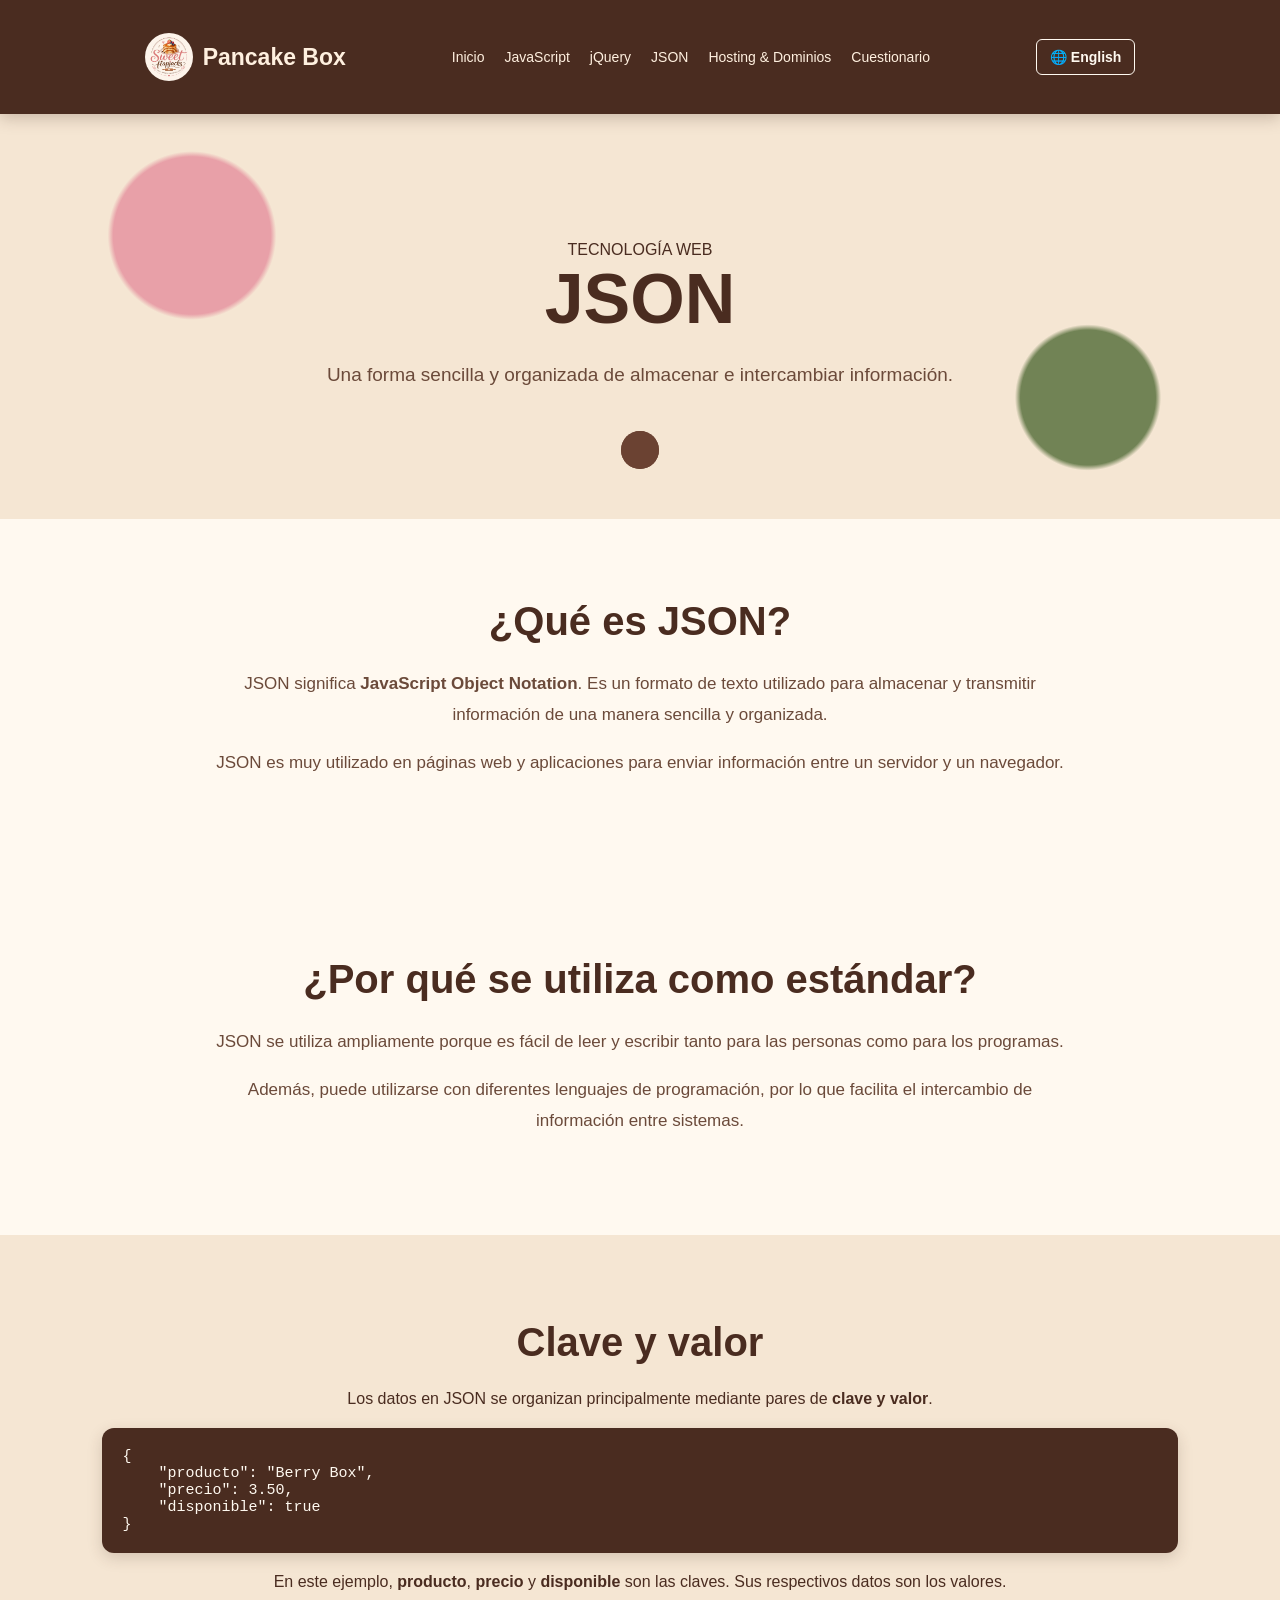
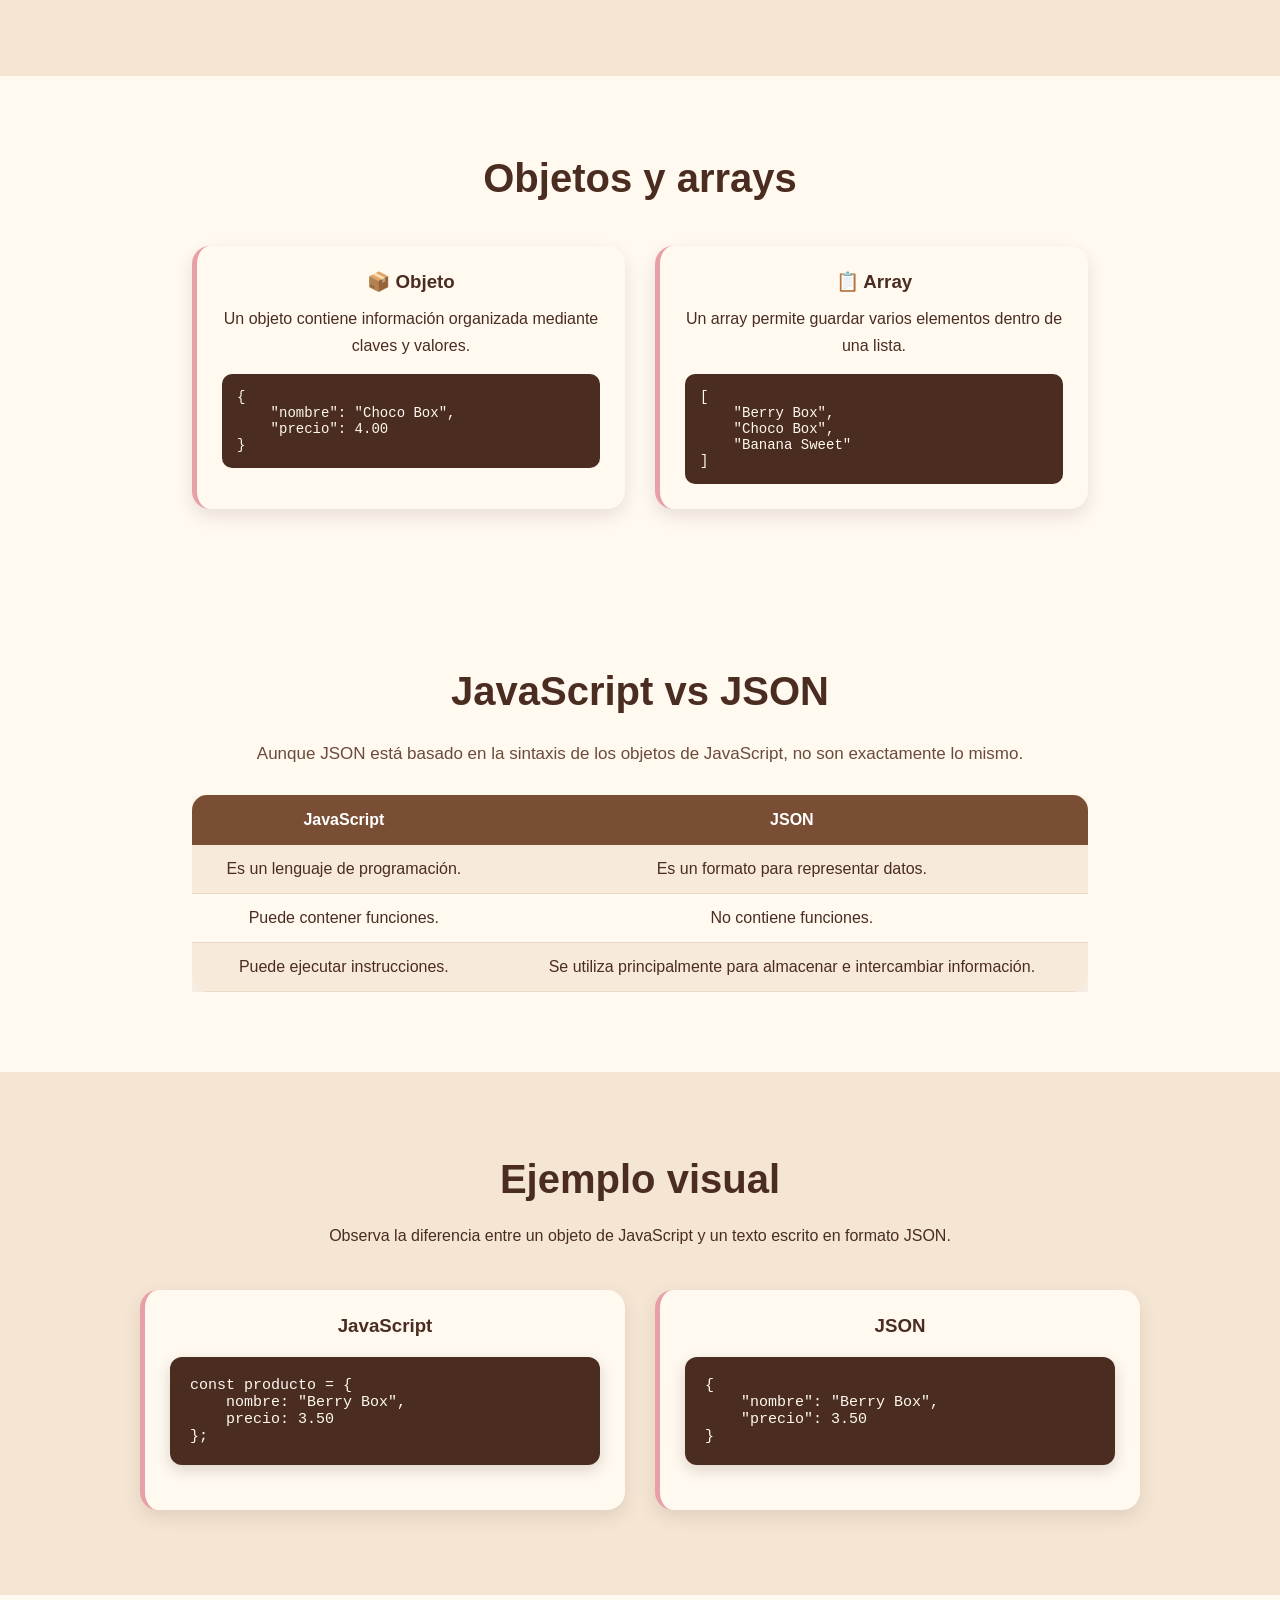
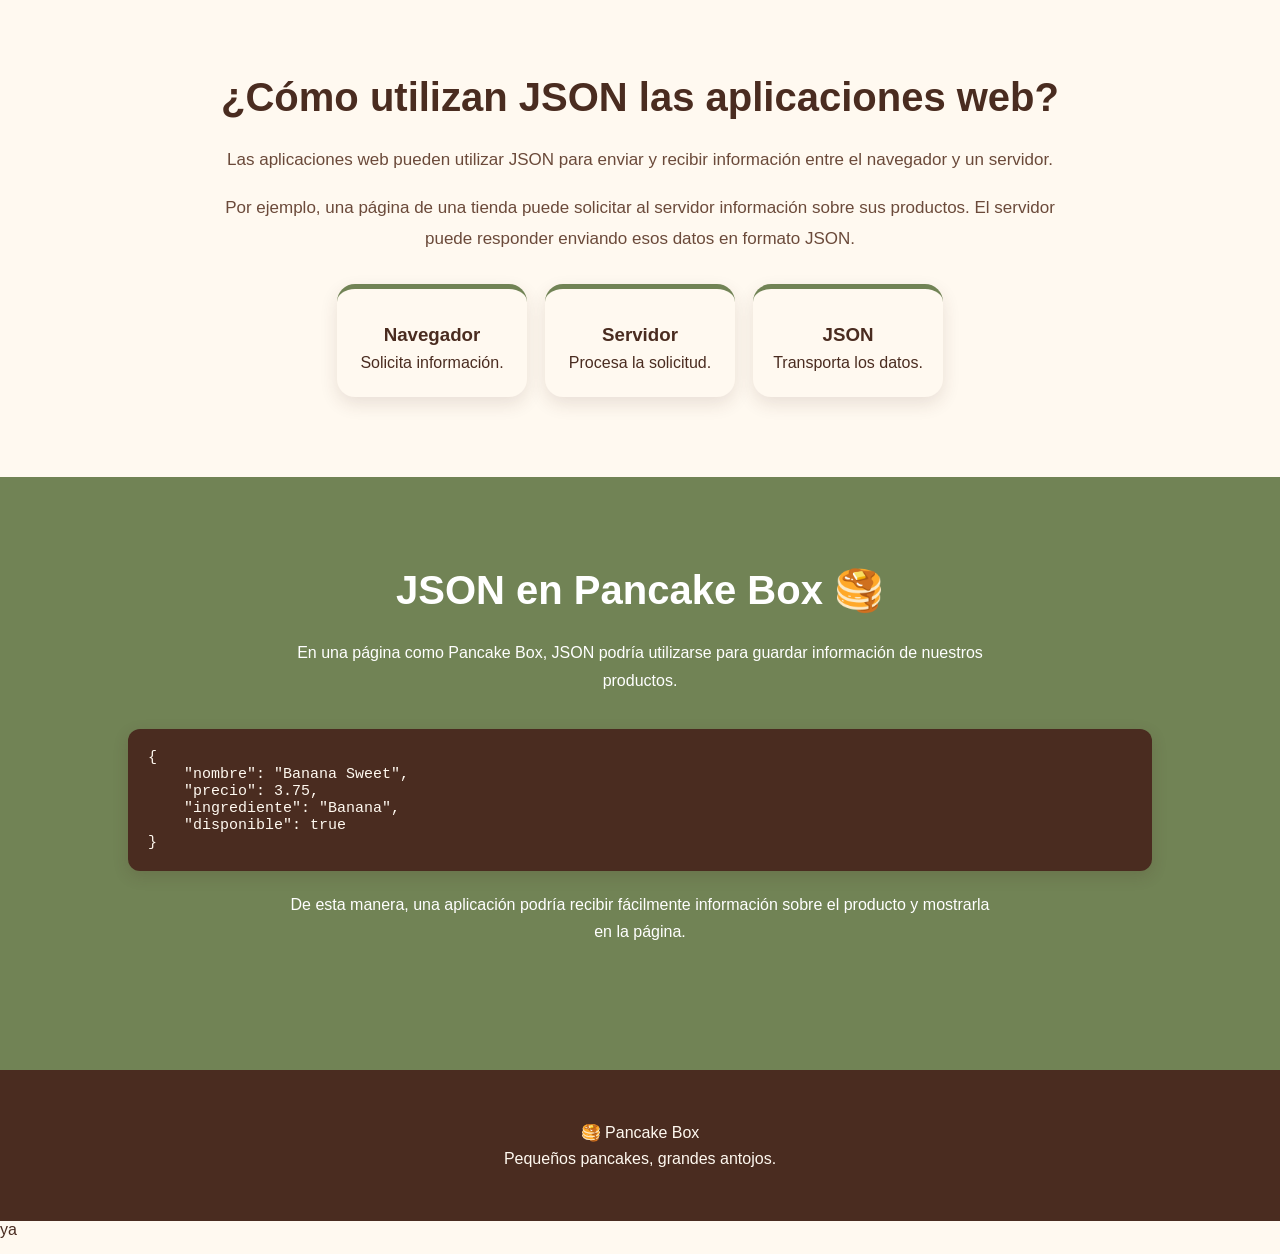
<file: json.html>
<!DOCTYPE html>
<html lang="es">
<head>
    <meta charset="UTF-8">
    <meta name="viewport" content="width=device-width, initial-scale=1.0">
    <title>JSON | Pancake Box</title>

    <link rel="stylesheet" href="css/style.css">
</head>

<body>

    <!-- NAVBAR -->
    <header>
        <nav class="navbar">

            <a href="index.html" class="logo">
                <img src="Imagenes/logo.jpeg" alt="Logo Pancake Box">
                <span>Pancake Box</span>
            </a>

            <ul class="nav-links">
                <li><a href="index.html">Inicio</a></li>
                <li><a href="javascript.html">JavaScript</a></li>
                <li><a href="jquery.html">jQuery</a></li>
                <li><a href="json.html" class="activo">JSON</a></li>
                <li><a href="hosting.html">Hosting & Dominios</a></li>
                <li><a href="cuestionario.html">Cuestionario</a></li>
            </ul>

        </nav>
    </header>


    <!-- ENCABEZADO -->
    <section class="pagina-hero">
        <div>
            <span class="etiqueta">TECNOLOGÍA WEB</span>

            <h1>JSON</h1>

            <p>
                Una forma sencilla y organizada de almacenar
                e intercambiar información.
            </p>
        </div>
    </section>


    <!-- ¿QUÉ ES JSON? -->
    <section class="info-section">

        <h2>¿Qué es JSON?</h2>

        <p>
            JSON significa <strong>JavaScript Object Notation</strong>.
            Es un formato de texto utilizado para almacenar y transmitir
            información de una manera sencilla y organizada.
        </p>

        <p>
            JSON es muy utilizado en páginas web y aplicaciones para
            enviar información entre un servidor y un navegador.
        </p>

    </section>


    <!-- ¿POR QUÉ ES UN ESTÁNDAR? -->
    <section class="info-section">

        <h2>¿Por qué se utiliza como estándar?</h2>

        <p>
            JSON se utiliza ampliamente porque es fácil de leer y escribir
            tanto para las personas como para los programas.
        </p>

        <p>
            Además, puede utilizarse con diferentes lenguajes de programación,
            por lo que facilita el intercambio de información entre sistemas.
        </p>

    </section>


    <!-- CLAVE Y VALOR -->
    <section class="comparacion-section">

        <h2>Clave y valor</h2>

        <p>
            Los datos en JSON se organizan principalmente mediante
            pares de <strong>clave y valor</strong>.
        </p>

        <pre><code>{
    "producto": "Berry Box",
    "precio": 3.50,
    "disponible": true
}</code></pre>

        <p>
            En este ejemplo, <strong>producto</strong>,
            <strong>precio</strong> y <strong>disponible</strong>
            son las claves. Sus respectivos datos son los valores.
        </p>

    </section>


    <!-- OBJETOS Y ARRAYS -->
    <section class="info-section">

        <h2>Objetos y arrays</h2>

        <div class="conceptos-grid">

            <div class="concepto-card">

                <h3>📦 Objeto</h3>

                <p>
                    Un objeto contiene información organizada mediante
                    claves y valores.
                </p>

                <pre><code>{
    "nombre": "Choco Box",
    "precio": 4.00
}</code></pre>

            </div>


            <div class="concepto-card">

                <h3>📋 Array</h3>

                <p>
                    Un array permite guardar varios elementos dentro
                    de una lista.
                </p>

                <pre><code>[
    "Berry Box",
    "Choco Box",
    "Banana Sweet"
]</code></pre>

            </div>

        </div>

    </section>


    <!-- JAVASCRIPT VS JSON -->
    <section class="info-section">

        <h2>JavaScript vs JSON</h2>

        <p>
            Aunque JSON está basado en la sintaxis de los objetos de
            JavaScript, no son exactamente lo mismo.
        </p>

        <div class="tabla-contenedor">

            <table class="tabla-comparacion">

                <tr>
                    <th>JavaScript</th>
                    <th>JSON</th>
                </tr>

                <tr>
                    <td>
                        Es un lenguaje de programación.
                    </td>

                    <td>
                        Es un formato para representar datos.
                    </td>
                </tr>

                <tr>
                    <td>
                        Puede contener funciones.
                    </td>

                    <td>
                        No contiene funciones.
                    </td>
                </tr>

                <tr>
                    <td>
                        Puede ejecutar instrucciones.
                    </td>

                    <td>
                        Se utiliza principalmente para almacenar
                        e intercambiar información.
                    </td>
                </tr>

            </table>

        </div>

    </section>


    <!-- EJEMPLO VISUAL -->
    <section class="comparacion-section">

        <h2>Ejemplo visual</h2>

        <p>
            Observa la diferencia entre un objeto de JavaScript
            y un texto escrito en formato JSON.
        </p>

        <div class="conceptos-grid">

            <div class="concepto-card">

                <h3>JavaScript</h3>

                <pre><code>const producto = {
    nombre: "Berry Box",
    precio: 3.50
};</code></pre>

            </div>


            <div class="concepto-card">

                <h3>JSON</h3>

                <pre><code>{
    "nombre": "Berry Box",
    "precio": 3.50
}</code></pre>

            </div>

        </div>

    </section>


    <!-- JSON EN LAS APLICACIONES WEB -->
    <section class="info-section">

        <h2>¿Cómo utilizan JSON las aplicaciones web?</h2>

        <p>
            Las aplicaciones web pueden utilizar JSON para enviar y
            recibir información entre el navegador y un servidor.
        </p>

        <p>
            Por ejemplo, una página de una tienda puede solicitar al
            servidor información sobre sus productos. El servidor puede
            responder enviando esos datos en formato JSON.
        </p>

        <div class="flujo-json">

            <div class="flujo-card">
                <span></span>
                <h3>Navegador</h3>
                <p>Solicita información.</p>
            </div>

            <div class="flecha"></div>

            <div class="flujo-card">
                <span></span>
                <h3>Servidor</h3>
                <p>Procesa la solicitud.</p>
            </div>

            <div class="flecha"></div>

            <div class="flujo-card">
                <span></span>
                <h3>JSON</h3>
                <p>Transporta los datos.</p>
            </div>

        </div>

    </section>


    <!-- EJEMPLO PANCAKE BOX -->
    <section class="ejemplo-section">

        <h2>JSON en Pancake Box 🥞</h2>

        <p>
            En una página como Pancake Box, JSON podría utilizarse para
            guardar información de nuestros productos.
        </p>

        <pre><code>{
    "nombre": "Banana Sweet",
    "precio": 3.75,
    "ingrediente": "Banana",
    "disponible": true
}</code></pre>

        <p>
            De esta manera, una aplicación podría recibir fácilmente
            información sobre el producto y mostrarla en la página.
        </p>

    </section>


    <!-- FOOTER -->
    <footer>

        <p>🥞 Pancake Box</p>
        <p>Pequeños pancakes, grandes antojos.</p>

    </footer>

    <script src="JS/script.js" defer></script>
</body>
</html>ya
</file>
<file: css/style.css>
/* =========================
   CONFIGURACIÓN GENERAL
========================= */

* {
    margin: 0;
    padding: 0;
    box-sizing: border-box;
}

html {
    scroll-behavior: smooth;
}

body {
    font-family: Arial, sans-serif;
    background-color: #fff9f0;
    color: #4a2c20;
}


/* =========================
   BARRA DE NAVEGACIÓN
========================= */

header {
    background-color: #4a2c20;
    padding: 18px 7%;
    position: sticky;
    top: 0;
    z-index: 1000;
    box-shadow: 0 4px 15px rgba(74, 44, 32, 0.25);
}

.navbar {
    display: flex;
    align-items: center;
    justify-content: space-between;
    gap: 25px;
}

.logo {
    color: #fff9f0;
    text-decoration: none;
    font-size: 25px;
    font-weight: bold;
    white-space: nowrap;
}

.nav-links {
    list-style: none;
    display: flex;
    align-items: center;
    justify-content: center;
    gap: 20px;
    flex-wrap: wrap;
}

.nav-links a {
    color: #fff9f0;
    text-decoration: none;
    font-size: 14px;
    transition: 0.3s;
}

.nav-links a:hover {
    color: #e8a0a8;
}

.traductor-btn {
    flex-shrink: 0;
    padding: 9px 13px;
    border: 1px solid #fff9f0;
    border-radius: 6px;
    background-color: transparent;
    color: #fff9f0;
    font: inherit;
    font-size: 14px;
    font-weight: bold;
    cursor: pointer;
}

.traductor-btn:hover {
    background-color: #fff9f0;
    color: #4a2c20;
}

/* =========================
   PORTADA
========================= */

.hero {
    min-height: 88vh;
    padding: 70px 8%;
    display: flex;
    align-items: center;
    justify-content: space-between;
    gap: 60px;

    background:
        radial-gradient(circle at 90% 20%, #e8a0a8 0 8%, transparent 8.5%),
        radial-gradient(circle at 10% 80%, #718355 0 6%, transparent 6.5%),
        #f5e6d3;
}

.hero-text {
    width: 52%;
}

.small-title {
    color: #718355;
    font-size: 14px;
    font-weight: bold;
    letter-spacing: 3px;
    margin-bottom: 15px;
}

.hero h1 {
    font-size: 70px;
    line-height: 1;
    color: #4a2c20;
    margin-bottom: 15px;
}

.hero h1 span {
    color: #e8a0a8;
}

.hero h2 {
    font-size: 30px;
    line-height: 1.2;
    color: #7a4e35;
    margin-bottom: 20px;
}

.hero-text > p:not(.small-title) {
    max-width: 550px;
    font-size: 17px;
    line-height: 1.7;
    margin-bottom: 30px;
}


/* =========================
   BOTÓN
========================= */

.btn {
    display: inline-block;
    background-color: #7a4e35;
    color: white;
    text-decoration: none;
    padding: 15px 27px;
    border-radius: 30px;
    font-weight: bold;
    transition: 0.3s;
    box-shadow: 0 7px 15px rgba(74, 44, 32, 0.2);
}

.btn:hover {
    background-color: #e8a0a8;
    color: #4a2c20;
    transform: translateY(-3px);
}


/* =========================
   IMAGEN DE LOS PANCAKES
========================= */

.hero-image {
    width: 43%;
    display: flex;
    justify-content: center;
    align-items: center;
}

.pancake-placeholder {
    width: 380px;
    height: 380px;
    border-radius: 50%;
    background-color: #fff9f0;
    border: 12px solid #e8a0a8;

    display: flex;
    align-items: center;
    justify-content: center;

    font-size: 170px;

    box-shadow:
        0 20px 40px rgba(74, 44, 32, 0.18),
        15px 15px 0 #718355;
}


/* =========================
   SECCIÓN PRODUCTO
========================= */

.producto {
    padding: 100px 15%;
    text-align: center;
    background-color: #fff9f0;
}

.producto h2 {
    font-size: 42px;
    color: #4a2c20;
    margin-bottom: 25px;
}

.producto > p:last-child {
    max-width: 850px;
    margin: auto;
    font-size: 18px;
    line-height: 1.8;
    color: #6b4a3a;
}


/* =========================
   FOOTER
========================= */

footer {
    text-align: center;
    padding: 45px 20px;
    background-color: #4a2c20;
    color: #fff9f0;
}

footer h3 {
    font-size: 25px;
    margin-bottom: 10px;
}

footer p {
    margin: 8px 0;
}


/* =========================
   DISEÑO PARA CELULAR
========================= */

@media (max-width: 900px) {

    .navbar {
        flex-direction: column;
    }

    .nav-links {
        gap: 12px;
    }

    .hero {
        flex-direction: column;
        text-align: center;
        padding: 60px 6%;
    }

    .hero-text {
        width: 100%;
    }

    .hero-image {
        width: 100%;
    }

    .hero h1 {
        font-size: 55px;
    }

    .pancake-placeholder {
        width: 280px;
        height: 280px;
        font-size: 120px;
    }

    .producto {
        padding: 70px 8%;
    }
}/* =========================
   SECCIÓN DE PRODUCTOS
========================= */

.productos-section {
    padding: 90px 8%;
    background-color: #fff9f0;
    text-align: center;
}

.productos-section h2,
.porque-section h2,
.tecnologias-section h2,
.quiz-invitacion h2 {
    font-size: 42px;
    color: #4a2c20;
    margin-bottom: 15px;
}

.section-description {
    max-width: 700px;
    margin: 0 auto 45px;
    color: #6b4a3a;
    font-size: 17px;
    line-height: 1.7;
}


/* TARJETAS DE PRODUCTOS */

.productos-container {
    display: grid;
    grid-template-columns: repeat(3, 1fr);
    gap: 30px;
    max-width: 1150px;
    margin: auto;
}

.producto-card {
    background-color: #f5e6d3;
    border-radius: 25px;
    overflow: hidden;
    box-shadow: 0 10px 25px rgba(74, 44, 32, 0.12);
    transition: 0.3s;
    text-align: left;
}

.producto-card:hover {
    transform: translateY(-8px);
    box-shadow: 0 18px 30px rgba(74, 44, 32, 0.18);
}

.
.producto-imagen {
    height: 230px;
    width: 100%;
    background-color: #e8a0a8;
    display: flex;
    justify-content: center;
    align-items: center;
    overflow: hidden;
    border-radius: 20px 20px 0 0;
}

.producto-imagen img {
    width: 100%;
    height: 100%;
    object-fit: cover;
    object-position: center;
    display: block;
}


.producto-info {
    padding: 25px;
}

.producto-info h3 {
    font-size: 25px;
    color: #4a2c20;
    margin-bottom: 10px;
}

.producto-info p {
    color: #6b4a3a;
    line-height: 1.6;
    margin-bottom: 20px;
}

.producto-abajo {
    display: flex;
    justify-content: space-between;
    align-items: center;
}

.producto-abajo strong {
    font-size: 24px;
    color: #718355;
}

.btn-producto {
    background-color: #7a4e35;
    color: white;
    text-decoration: none;
    padding: 10px 17px;
    border-radius: 20px;
    font-size: 14px;
    font-weight: bold;
    transition: 0.3s;
}

.btn-producto:hover {
    background-color: #e8a0a8;
    color: #4a2c20;
}


/* =========================
   SOBRE NOSOTROS
========================= */

.sobre-nosotros {
    padding: 90px 10%;
    background-color: #f5e6d3;
    display: flex;
    align-items: center;
    justify-content: space-between;
    gap: 60px;
}

.sobre-texto {
    width: 60%;
}

.sobre-texto h2 {
    font-size: 42px;
    color: #4a2c20;
    margin-bottom: 25px;
}

.sobre-texto p:not(.small-title) {
    color: #6b4a3a;
    font-size: 17px;
    line-height: 1.8;
    margin-bottom: 18px;
}

.sobre-decoracion {
    width: 300px;
    height: 300px;
    border-radius: 50%;
    background-color: #fff9f0;
    border: 10px solid #718355;
    display: flex;
    align-items: center;
    justify-content: center;
    font-size: 130px;
    box-shadow: 15px 15px 0 #e8a0a8;
}


/* =========================
   POR QUÉ ELEGIRNOS
========================= */

.porque-section {
    padding: 90px 8%;
    text-align: center;
    background-color: #fff9f0;
}

.porque-container {
    display: grid;
    grid-template-columns: repeat(3, 1fr);
    gap: 30px;
    max-width: 1000px;
    margin: 45px auto 0;
}

.porque-card {
    background-color: #fff;
    padding: 35px 25px;
    border-radius: 25px;
    box-shadow: 0 8px 20px rgba(74, 44, 32, 0.10);
    border-top: 6px solid #e8a0a8;
}

.porque-card span {
    font-size: 50px;
}

.porque-card h3 {
    color: #4a2c20;
    font-size: 23px;
    margin: 15px 0 10px;
}

.porque-card p {
    color: #6b4a3a;
    line-height: 1.6;
}


/* =========================
   TECNOLOGÍAS
========================= */

.tecnologias-section {
    padding: 90px 8%;
    text-align: center;
    background-color: #f5e6d3;
}

.tecnologias-container {
    display: grid;
    grid-template-columns: repeat(4, 1fr);
    gap: 20px;
    max-width: 1100px;
    margin: 45px auto 0;
}

.tecnologia-card {
    background-color: #fff9f0;
    padding: 30px 20px;
    border-radius: 22px;
    text-decoration: none;
    color: #4a2c20;
    box-shadow: 0 8px 18px rgba(74, 44, 32, 0.10);
    transition: 0.3s;
}

.tecnologia-card:hover {
    transform: translateY(-7px);
    background-color: #e8a0a8;
}

.tecnologia-card span {
    font-size: 45px;
}

.tecnologia-card h3 {
    margin: 15px 0 8px;
    font-size: 21px;
}

.tecnologia-card p {
    color: #6b4a3a;
}


/* =========================
   CUESTIONARIO
========================= */

.quiz-invitacion {
    padding: 90px 10%;
    text-align: center;
    background-color: #718355;
    color: white;
}

.quiz-invitacion h2 {
    color: white;
}

.quiz-invitacion p:not(.small-title) {
    max-width: 700px;
    margin: 0 auto 30px;
    line-height: 1.7;
    font-size: 17px;
}

.quiz-invitacion .small-title {
    color: #f5e6d3;
}


/* =========================
   RESPONSIVE
========================= */

@media (max-width: 900px) {

    .productos-container {
        grid-template-columns: 1fr;
        max-width: 500px;
    }

    .porque-container {
        grid-template-columns: 1fr;
        max-width: 500px;
    }

    .tecnologias-container {
        grid-template-columns: repeat(2, 1fr);
    }

    .sobre-nosotros {
        flex-direction: column;
        text-align: center;
    }

    .sobre-texto {
        width: 100%;
    }

}

@media (max-width: 600px) {

    .tecnologias-container {
        grid-template-columns: 1fr;
    }

    .productos-section h2,
    .porque-section h2,
    .tecnologias-section h2,
    .quiz-invitacion h2 {
        font-size: 32px;
    }

    .sobre-texto h2 {
        font-size: 32px;
    }

}/* LOGO */

.logo {
    display: flex;
    align-items: center;
    gap: 10px;
}

.logo img {
    width: 48px;
    height: 48px;
    object-fit: cover;
    border-radius: 50%;
}/* =================================
   PÁGINA DE JAVASCRIPT
================================= */

.pagina-hero {
    min-height: 45vh;
    padding: 70px 10%;
    display: flex;
    align-items: center;
    justify-content: center;
    text-align: center;

    background:
        radial-gradient(circle at 15% 30%, #e8a0a8 0 7%, transparent 7.5%),
        radial-gradient(circle at 85% 70%, #718355 0 6%, transparent 6.5%),
        #f5e6d3;
}

.pagina-hero h1 {
    font-size: 70px;
    color: #4a2c20;
    margin-bottom: 20px;
}

.pagina-hero h1 span {
    color: #e8a0a8;
}

.pagina-hero p:not(.small-title) {
    max-width: 650px;
    font-size: 19px;
    line-height: 1.7;
    color: #6b4a3a;
}


/* INFORMACIÓN */

.info-section {
    padding: 80px 15%;
    text-align: center;
    background-color: #fff9f0;
}

.info-section h2,
.comparacion-section h2,
.eventos-section h2,
.ejemplo-section h2 {
    font-size: 40px;
    color: #4a2c20;
    margin-bottom: 25px;
}

.info-section > p:not(.small-title) {
    max-width: 850px;
    margin: 0 auto 18px;
    color: #6b4a3a;
    font-size: 17px;
    line-height: 1.8;
}


/* HTML CSS JAVASCRIPT */

.comparacion-section {
    padding: 85px 8%;
    text-align: center;
    background-color: #f5e6d3;
}

.comparacion-container {
    display: grid;
    grid-template-columns: repeat(3, 1fr);
    gap: 25px;
    max-width: 1050px;
    margin: 45px auto 0;
}

.comparacion-card {
    background-color: #fff9f0;
    padding: 35px 25px;
    border-radius: 25px;
    box-shadow: 0 8px 20px rgba(74, 44, 32, 0.12);
    transition: 0.3s;
}

.comparacion-card:hover {
    transform: translateY(-8px);
}

.comparacion-card span {
    font-size: 18px;
}

.comparacion-card h3 {
    font-size: 25px;
    margin: 15px 0 10px;
    color: #4a2c20;
}

.comparacion-card p {
    color: #6b4a3a;
    line-height: 1.6;
}


/* VARIABLES Y FUNCIONES */

.conceptos-grid {
    max-width: 1000px;
    margin: 45px auto 0;
    display: grid;
    grid-template-columns: repeat(2, 1fr);
    gap: 30px;
}

.concepto-box {
    background-color: #f5e6d3;
    padding: 30px;
    border-radius: 25px;
    text-align: left;
    border-left: 7px solid #e8a0a8;
}

.concepto-box h3 {
    color: #4a2c20;
    font-size: 24px;
    margin-bottom: 15px;
}

.concepto-box p {
    color: #6b4a3a;
    line-height: 1.7;
}


/* CÓDIGO */

pre {
    margin-top: 20px;
    background-color: #4a2c20;
    color: #fff9f0;
    padding: 20px;
    border-radius: 15px;
    overflow-x: auto;
    text-align: left;
}

code {
    font-family: Consolas, monospace;
    font-size: 14px;
}


/* EVENTOS */

.eventos-section {
    padding: 85px 8%;
    text-align: center;
    background-color: #fff9f0;
}

.eventos-section > p:not(.small-title) {
    color: #6b4a3a;
    font-size: 17px;
    margin-bottom: 40px;
}

.eventos-container {
    max-width: 800px;
    margin: auto;
    display: grid;
    grid-template-columns: repeat(2, 1fr);
    gap: 25px;
}

.evento-card {
    padding: 35px;
    background-color: #f5e6d3;
    border-radius: 25px;
    box-shadow: 0 8px 20px rgba(74, 44, 32, 0.10);
}

.evento-card span {
    font-size: 50px;
}

.evento-card h3 {
    font-size: 24px;
    color: #4a2c20;
    margin: 15px 0 10px;
}

.evento-card p {
    color: #6b4a3a;
    line-height: 1.6;
}


/* EJEMPLO PRÁCTICO */

.ejemplo-section {
    padding: 90px 10%;
    text-align: center;
    background-color: #718355;
}

.ejemplo-section h2 {
    color: white;
}

.ejemplo-section > p:not(.small-title) {
    color: white;
    max-width: 700px;
    margin: 0 auto 35px;
    line-height: 1.7;
}

.ejemplo-section .small-title {
    color: #f5e6d3;
}

.ejemplo-box {
    max-width: 700px;
    margin: auto;
    padding: 40px;
    background-color: #fff9f0;
    border-radius: 25px;
    box-shadow: 0 12px 25px rgba(74, 44, 32, 0.20);
}

#botonMensaje {
    background-color: #e8a0a8;
    color: #4a2c20;
    border: none;
    padding: 15px 25px;
    border-radius: 30px;
    font-size: 16px;
    font-weight: bold;
    cursor: pointer;
    transition: 0.3s;
}

#botonMensaje:hover {
    background-color: #7a4e35;
    color: white;
    transform: translateY(-3px);
}

#mensaje {
    margin-top: 25px;
    color: #4a2c20;
    font-size: 18px;
    font-weight: bold;
}


/* EXPLICACIÓN DEL CÓDIGO */

.codigo-explicacion {
    max-width: 850px;
    margin: 45px auto 0;
    text-align: left;
}

.codigo-explicacion h3 {
    color: white;
    font-size: 25px;
    margin-bottom: 15px;
}

.codigo-explicacion p {
    color: white;
    line-height: 1.7;
}


/* RESPONSIVE */

@media (max-width: 900px) {

    .comparacion-container {
        grid-template-columns: 1fr;
        max-width: 500px;
    }

    .conceptos-grid {
        grid-template-columns: 1fr;
        max-width: 600px;
    }

    .eventos-container {
        grid-template-columns: 1fr;
        max-width: 500px;
    }

}

@media (max-width: 600px) {

    .pagina-hero h1 {
        font-size: 50px;
    }

    .info-section h2,
    .comparacion-section h2,
    .eventos-section h2,
    .ejemplo-section h2 {
        font-size: 32px;
    }

    .info-section {
        padding: 65px 8%;
    }

}/* ================================
   PÁGINA JQUERY
================================ */

.tabla-contenedor {
    overflow-x: auto;
    margin-top: 25px;
}

.tabla-comparacion {
    width: 100%;
    border-collapse: collapse;
    background-color: #fff9f0;
    border-radius: 15px;
    overflow: hidden;
    box-shadow: 0 8px 20px rgba(74, 44, 32, 0.12);
}

.tabla-comparacion th {
    background-color: #7A4E35;
    color: white;
    padding: 16px;
    text-align: center;
}

.tabla-comparacion td {
    padding: 15px;
    text-align: center;
    border-bottom: 1px solid #ead8c4;
}

.tabla-comparacion tr:nth-child(even) {
    background-color: #f8eadb;
}


/* TARJETAS */

.concepto-card {
    background-color: #fff9f0;
    padding: 25px;
    border-radius: 18px;
    box-shadow: 0 7px 18px rgba(74, 44, 32, 0.12);
    border-left: 5px solid #E8A0A8;
}

.concepto-card h3 {
    color: #4A2C20;
    margin-bottom: 12px;
}

.concepto-card p {
    line-height: 1.7;
}


/* VENTAJAS */

.ventaja {
    border-left-color: #718355;
}

.desventaja {
    border-left-color: #E8A0A8;
}


/* BOTONES DE LOS EJEMPLOS */

.eventos-section button {
    background-color: #718355;
    color: white;
    border: none;
    padding: 12px 25px;
    border-radius: 25px;
    cursor: pointer;
    font-size: 16px;
    margin: 15px 0;
    transition: 0.3s;
}

.eventos-section button:hover {
    background-color: #4A2C20;
    transform: translateY(-2px);
}


/* CAJA FADE */

#cajaFade {
    display: none;
    background-color: #E8A0A8;
    color: #4A2C20;
    padding: 22px;
    border-radius: 15px;
    margin-top: 15px;
    font-weight: bold;
}


/* CAJA SLIDE */

#cajaSlide {
    background-color: #F5E6D3;
    color: #4A2C20;
    padding: 22px;
    border-radius: 15px;
    margin-top: 15px;
    font-weight: bold;
}


/* CÓDIGO */

.ejemplo-section pre,
.comparacion-section pre {
    background-color: #4A2C20;
    color: #FFF9F0;
    padding: 20px;
    border-radius: 12px;
    overflow-x: auto;
    margin: 20px 0;
    box-shadow: 0 5px 15px rgba(74, 44, 32, 0.18);
}

.ejemplo-section code,
.comparacion-section code {
    font-family: Consolas, monospace;
    font-size: 15px;
}


/* RESPONSIVE */

@media (max-width: 768px) {

    .tabla-comparacion {
        font-size: 14px;
    }

    .tabla-comparacion th,
    .tabla-comparacion td {
        padding: 10px;
    }

    .conceptos-grid {
        grid-template-columns: 1fr;
    }

    .eventos-section {
        padding: 30px 20px;
    }
}/* ================================
   PÁGINA JSON
================================ */

.flujo-json {
    display: flex;
    justify-content: center;
    align-items: center;
    gap: 18px;
    flex-wrap: wrap;
    margin-top: 30px;
}

.flujo-card {
    background-color: #fff9f0;
    width: 190px;
    padding: 25px 18px;
    text-align: center;
    border-radius: 18px;
    box-shadow: 0 7px 18px rgba(74, 44, 32, 0.12);
    border-top: 5px solid #718355;
}

.flujo-card span {
    font-size: 35px;
    display: block;
    margin-bottom: 10px;
}

.flujo-card h3 {
    color: #4A2C20;
    margin-bottom: 8px;
}

.flujo-card p {
    margin: 0;
}

.flecha {
    font-size: 28px;
    color: #7A4E35;
}


/* CÓDIGO DENTRO DE LAS TARJETAS */

.concepto-card pre {
    background-color: #4A2C20;
    color: #FFF9F0;
    padding: 15px;
    border-radius: 10px;
    overflow-x: auto;
    margin-top: 15px;
    text-align: left;
}

.concepto-card code {
    font-family: Consolas, monospace;
    font-size: 14px;
}


/* CÓDIGO DE JSON */

.comparacion-section pre,
.ejemplo-section pre {
    background-color: #4A2C20;
    color: #FFF9F0;
    padding: 20px;
    border-radius: 12px;
    overflow-x: auto;
    margin: 20px 0;
    box-shadow: 0 5px 15px rgba(74, 44, 32, 0.18);
}

.comparacion-section code,
.ejemplo-section code {
    font-family: Consolas, monospace;
    font-size: 15px;
}


/* TABLA */

.tabla-contenedor {
    overflow-x: auto;
    margin-top: 25px;
}

.tabla-comparacion {
    width: 100%;
    border-collapse: collapse;
    background-color: #fff9f0;
    border-radius: 15px;
    overflow: hidden;
    box-shadow: 0 8px 20px rgba(74, 44, 32, 0.12);
}

.tabla-comparacion th {
    background-color: #7A4E35;
    color: white;
    padding: 16px;
}

.tabla-comparacion td {
    padding: 15px;
    text-align: center;
    border-bottom: 1px solid #ead8c4;
}

.tabla-comparacion tr:nth-child(even) {
    background-color: #f8eadb;
}


/* TARJETAS */

.concepto-card {
    background-color: #fff9f0;
    padding: 25px;
    border-radius: 18px;
    box-shadow: 0 7px 18px rgba(74, 44, 32, 0.12);
    border-left: 5px solid #E8A0A8;
}

.concepto-card h3 {
    color: #4A2C20;
    margin-bottom: 12px;
}

.concepto-card p {
    line-height: 1.7;
}


/* RESPONSIVE */

@media (max-width: 768px) {

    .flujo-json {
        flex-direction: column;
    }

    .flecha {
        transform: rotate(90deg);
    }

    .tabla-comparacion {
        font-size: 14px;
    }

    .tabla-comparacion th,
    .tabla-comparacion td {
        padding: 10px;
    }

    .conceptos-grid {
        grid-template-columns: 1fr;
    }
}/* ================================
   HOSTING Y DOMINIOS
================================ */

/* EJEMPLO DE DOMINIO */

.dominio-ejemplo {
    background-color: #4A2C20;
    color: #FFF9F0;
    padding: 20px 30px;
    border-radius: 15px;
    text-align: center;
    font-size: 24px;
    font-weight: bold;
    margin: 25px auto;
    max-width: 500px;
    letter-spacing: 1px;
}


/* PARTES DEL DOMINIO */

.dominio-partes {
    display: flex;
    justify-content: center;
    gap: 25px;
    flex-wrap: wrap;
    margin-top: 25px;
}

.parte-dominio {
    background-color: #fff9f0;
    padding: 25px;
    width: 280px;
    text-align: center;
    border-radius: 18px;
    box-shadow: 0 7px 18px rgba(74, 44, 32, 0.12);
    border-bottom: 5px solid #E8A0A8;
}

.parte-dominio h3 {
    color: #7A4E35;
    font-size: 24px;
    margin-bottom: 10px;
}


/* FLUJO DE INFORMACIÓN */

.flujo-json {
    display: flex;
    justify-content: center;
    align-items: center;
    gap: 18px;
    flex-wrap: wrap;
    margin-top: 30px;
}

.flujo-card {
    background-color: #fff9f0;
    width: 190px;
    padding: 25px 18px;
    text-align: center;
    border-radius: 18px;
    box-shadow: 0 7px 18px rgba(74, 44, 32, 0.12);
    border-top: 5px solid #718355;
}

.flujo-card span {
    font-size: 35px;
    display: block;
    margin-bottom: 10px;
}

.flujo-card h3 {
    color: #4A2C20;
    margin-bottom: 8px;
}

.flujo-card p {
    margin: 0;
}

.flecha {
    font-size: 28px;
    color: #7A4E35;
}


/* PASOS DEL DNS */

.dns-flujo {
    display: flex;
    justify-content: center;
    align-items: center;
    gap: 15px;
    flex-wrap: wrap;
    margin-top: 30px;
}

.dns-paso {
    background-color: #fff9f0;
    width: 180px;
    min-height: 180px;
    padding: 20px;
    text-align: center;
    border-radius: 18px;
    box-shadow: 0 7px 18px rgba(74, 44, 32, 0.12);
    border-left: 5px solid #718355;
}

.dns-paso span {
    display: inline-flex;
    justify-content: center;
    align-items: center;
    width: 45px;
    height: 45px;
    background-color: #E8A0A8;
    color: #4A2C20;
    border-radius: 50%;
    font-size: 20px;
    font-weight: bold;
    margin-bottom: 10px;
}

.dns-paso h3 {
    color: #4A2C20;
    margin-bottom: 8px;
}

.dns-paso p {
    line-height: 1.5;
}


/* TARJETAS DE TIPOS DE HOSTING */

.concepto-card {
    background-color: #fff9f0;
    padding: 25px;
    border-radius: 18px;
    box-shadow: 0 7px 18px rgba(74, 44, 32, 0.12);
    border-left: 5px solid #E8A0A8;
}

.concepto-card h3 {
    color: #4A2C20;
    margin-bottom: 12px;
}

.concepto-card p {
    line-height: 1.7;
}


/* SECCIÓN FINAL */

.ejemplo-section .concepto-card {
    margin-top: 25px;
    border-left-color: #718355;
}

.ejemplo-section .concepto-card p {
    margin: 12px 0;
}


/* RESPONSIVE */

@media (max-width: 768px) {

    .flujo-json,
    .dns-flujo {
        flex-direction: column;
    }

    .flecha {
        transform: rotate(90deg);
    }

    .dominio-ejemplo {
        font-size: 19px;
    }

    .dominio-partes {
        flex-direction: column;
        align-items: center;
    }

    .parte-dominio {
        width: 90%;
    }

    .dns-paso {
        width: 90%;
        max-width: 300px;
    }
}/* ============================= */
/* CUESTIONARIO WEB */
/* ============================= */

.quiz-container {
    max-width: 900px;
    margin: 50px auto;
    padding: 20px;
}

.pregunta {
    background-color: #FFF9F0;
    border: 2px solid #E8A0A8;
    border-radius: 18px;
    padding: 25px;
    margin-bottom: 25px;
    box-shadow: 0 5px 15px rgba(74, 44, 32, 0.12);
}

.pregunta h3 {
    color: #4A2C20;
    margin-bottom: 20px;
    font-size: 21px;
}

.pregunta label {
    display: block;
    background-color: #F5E6D3;
    padding: 13px 16px;
    margin: 10px 0;
    border-radius: 12px;
    cursor: pointer;
    color: #4A2C20;
    transition: 0.3s;
}

.pregunta label:hover {
    background-color: #E8A0A8;
    color: white;
}

.pregunta input {
    margin-right: 10px;
}

#btnResultado {
    display: block;
    margin: 35px auto;
    background-color: #718355;
    color: white;
    border: none;
    padding: 15px 35px;
    border-radius: 30px;
    font-size: 18px;
    font-weight: bold;
    cursor: pointer;
    transition: 0.3s;
}

#btnResultado:hover {
    background-color: #4A2C20;
    transform: scale(1.05);
}

#resultado {
    text-align: center;
    background-color: #F5E6D3;
    color: #4A2C20;
    border-radius: 18px;
    padding: 20px;
    margin: 25px auto;
    max-width: 600px;
    font-size: 22px;
    font-weight: bold;
}

/* RESPONSIVE */
@media (max-width: 768px) {

    .quiz-container {
        padding: 15px;
        margin: 30px auto;
    }

    .pregunta {
        padding: 18px;
    }

    .pregunta h3 {
        font-size: 18px;
    }

    .pregunta label {
        font-size: 15px;
    }

}/* ================================
   MODO OSCURO
================================ */

.modo-btn {
    background-color: #e8a0a8;
    color: #4a2c20;
    border: none;
    padding: 10px 18px;
    border-radius: 25px;
    font-weight: bold;
    cursor: pointer;
    transition: 0.3s;
}

.modo-btn:hover {
    background-color: #fff9f0;
}


/* CAMBIOS DEL MODO OSCURO */

body.modo-oscuro {
    background-color: #211915;
    color: #fff9f0;
}

body.modo-oscuro .productos-section,
body.modo-oscuro .porque-section,
body.modo-oscuro .eventos-section,
body.modo-oscuro .info-section {
    background-color: #211915;
}

body.modo-oscuro .producto-card,
body.modo-oscuro .porque-card,
body.modo-oscuro .tecnologia-card,
body.modo-oscuro .concepto-card {
    background-color: #352720;
    color: #fff9f0;
}

body.modo-oscuro h2,
body.modo-oscuro h3,
body.modo-oscuro p {
    color: #fff9f0;
}

body.modo-oscuro .sobre-nosotros,
body.modo-oscuro .tecnologias-section,
body.modo-oscuro .comparacion-section {
    background-color: #2b201b;
}

body.modo-oscuro .section-description,
body.modo-oscuro .producto-info p,
body.modo-oscuro .porque-card p,
body.modo-oscuro .tecnologia-card p {
    color: #ead8c4;
}
/* Botón para cambiar el modo */
.modo-btn {
    border: 1px solid #ffffff;
    border-radius: 20px;
    padding: 7px 12px;
    background-color: #e9a6b8;
    color: #492b2b;
    cursor: pointer;
    transition: background-color 0.3s, color 0.3s;
}

/* Colores del modo oscuro */
body.oscuro {
    background-color: #29231f;
    color: #f8eee5;
    transition: background-color 0.3s, color 0.3s;
}

body.oscuro header {
    background-color: #211b17;
}

body.oscuro main {
    background-color: #29231f;
    color: #f8eee5;
}

body.oscuro section {
    color: #f8eee5;
}

body.oscuro .card,
body.oscuro article {
    background-color: #3b312b;
    color: #f8eee5;
}

body.oscuro h1,
body.oscuro h2,
body.oscuro h3,
body.oscuro p {
    color: #f8eee5;
}

body.oscuro footer {
    background-color: #211b17;
    color: #f8eee5;
}
/* Botón del modo claro y oscuro */
.modo-btn {
    border: 1px solid white;
    border-radius: 20px;
    padding: 7px 12px;
    background-color: #e9a6b8;
    color: #492b2b;
    cursor: pointer;
}

/* Modo oscuro */
body.oscuro {
    background-color: #29231f;
    color: #f8eee5;
}

body.oscuro header,
body.oscuro footer {
    background-color: #211b17;
    color: #f8eee5;
}

body.oscuro main,
body.oscuro section {
    background-color: #29231f;
    color: #f8eee5;
}

body.oscuro h1,
body.oscuro h2,
body.oscuro h3,
body.oscuro p {
    color: #f8eee5;
}

body.oscuro .comparacion-card,
body.oscuro .concepto-box,
body.oscuro .evento-card,
body.oscuro .ejemplo-box {
    background-color: #3b312b;
    color: #f8eee5; 
}
/* MEJORA DE LA PORTADA PANCAKE BOX */

.hero {
    min-height: 75vh;
    padding: 55px 8%;
    gap: 35px;
}

.hero h1 {
    font-size: clamp(42px, 4.5vw, 56px);
    line-height: 1.15;
}

.hero h2 {
    font-size: clamp(23px, 2.5vw, 30px);
    line-height: 1.4;
}

.hero-image {
    width: 38%;
    display: flex;
    justify-content: center;
    align-items: center;
}

.hero-image img {
    width: 100%;
    max-width: 340px;
    height: 320px;
    object-fit: cover;
    border-radius: 24px;
    box-shadow: 0 10px 25px rgba(74, 44, 32, 0.18);
}

/* PORTADA EN CELULARES */

@media (max-width: 768px) {
    .hero {
        min-height: auto;
        padding: 40px 6%;
        flex-direction: column;
        text-align: center;
        gap: 25px;
    }

    .hero-image {
        width: 100%;
    }

    .hero-image img {
        max-width: 280px;
        height: 260px;
    }

    .hero h1 {
        font-size: 42px;
    }
}

/* MEJORAR EL MENU DE NAVEGACION */

.navbar {
    display: flex;
    align-items: center;
    justify-content: space-between;
    flex-wrap: wrap;
    gap: 15px;
    padding: 15px 5%;
}

.logo {
    display: flex;
    align-items: center;
    gap: 10px;
    text-decoration: none;
    font-size: 23px;
    font-weight: bold;
    color: #fff0df;
}

.logo img {
    width: 48px;
    height: 48px;
    object-fit: cover;
    border-radius: 50%;
}

.navbar a:not(.logo) {
    color: #fff0df;
    text-decoration: none;
    font-size: 14px;
    transition: color 0.2s ease;
}

.navbar a:not(.logo):hover {
    color: #f3b6c8;
}

/* MENU EN PANTALLAS PEQUEÑAS */

@media (max-width: 768px) {
    .navbar {
        justify-content: center;
        padding: 15px;
    }

    .logo {
        width: 100%;
        justify-content: center;
        margin-bottom: 8px;
    }

    .navbar a:not(.logo) {
        margin: 4px;
    }
}
/* CARRUSEL DE PANCAKE BOX */

.carrusel {
    position: relative;
    display: flex;
    justify-content: center;
    align-items: center;
}

.carrusel img {
    width: 100%;
    max-width: 340px;
    height: 320px;
    object-fit: cover;
    border-radius: 24px;
    box-shadow: 0 10px 25px rgba(74, 44, 32, 0.18);
}

.flecha {
    position: absolute;
    top: 50%;
    transform: translateY(-50%);
    border: none;
    border-radius: 50%;
    width: 38px;
    height: 38px;
    background: #6b4232;
    color: white;
    font-size: 18px;
    cursor: pointer;
    z-index: 2;
}

.flecha:hover {
    background: #d98ca3;
}

.flecha.anterior {
    left: 5px;
}

.flecha.siguiente {
    right: 5px;
}

@media (max-width: 768px) {
    .carrusel img {
        max-width: 280px;
        height: 260px;
    }
}

/* MARGEN ALREDEDOR DE LAS FOTOS */

.carrusel {
    margin: 25px;
    padding: 15px;
}

.carrusel img {
    box-sizing: border-box;
}

/* PÁGINA DE CONTACTO */
.contacto {
    min-height: calc(100vh - 220px);
    padding: 72px 6%;
    background:
        radial-gradient(circle at 8% 15%, rgba(232, 160, 168, 0.28), transparent 22%),
        #fff9f0;
}

.contacto-panel {
    display: grid;
    grid-template-columns: 0.9fr 1.1fr;
    max-width: 1050px;
    margin: 0 auto;
    overflow: hidden;
    background: #fff;
    border-radius: 28px;
    box-shadow: 0 18px 50px rgba(74, 44, 32, 0.14);
}

.contacto-intro {
    display: flex;
    flex-direction: column;
    justify-content: center;
    padding: 52px 42px;
    background:
        radial-gradient(circle at 90% 8%, rgba(232, 160, 168, 0.45), transparent 24%),
        #4a2c20;
    color: #fff9f0;
}

.contacto-intro .small-title {
    color: #e8a0a8;
}

.contacto-intro h1 {
    margin-bottom: 18px;
    color: #fff9f0;
    font-size: clamp(36px, 4vw, 48px);
    line-height: 1.1;
}

.contacto-intro > p:not(.small-title) {
    margin-bottom: 10px;
    color: #f5e6d3;
    font-size: 17px;
    line-height: 1.7;
}

.contacto-nota {
    display: flex;
    align-items: center;
    gap: 14px;
    margin-top: 28px;
    padding: 16px;
    border: 1px solid rgba(255, 249, 240, 0.22);
    border-radius: 16px;
    background: rgba(255, 249, 240, 0.08);
}

.contacto-nota span {
    font-size: 28px;
}

.contacto-nota p {
    color: #fff9f0;
    line-height: 1.5;
}

.formulario-contacto {
    display: grid;
    align-content: center;
    gap: 10px;
    padding: 46px;
}

.formulario-contacto label {
    margin-top: 6px;
    color: #4a2c20;
    font-size: 14px;
    font-weight: 700;
}

.formulario-contacto input,
.formulario-contacto textarea {
    width: 100%;
    min-width: 0;
    padding: 13px 14px;
    border: 1px solid #e6d6c8;
    border-radius: 12px;
    background: #fffdfb;
    color: #4a2c20;
    font: inherit;
    line-height: 1.5;
}

.formulario-contacto input:focus,
.formulario-contacto textarea:focus {
    outline: 3px solid rgba(232, 160, 168, 0.35);
    border-color: #c87784;
}

.formulario-contacto textarea {
    min-height: 150px;
    resize: vertical;
}

.formulario-contacto button {
    margin-top: 10px;
    padding: 14px 20px;
    border: 0;
    border-radius: 25px;
    background: #718355;
    color: #fff;
    font: inherit;
    font-weight: 700;
    cursor: pointer;
    transition: background-color 0.2s ease, transform 0.2s ease;
}

.formulario-contacto button:hover:not(:disabled) {
    transform: translateY(-2px);
    background: #4a2c20;
}

.formulario-contacto button:disabled {
    cursor: wait;
    opacity: 0.7;
}

.contacto-estado {
    min-height: 24px;
    color: #4c6b36;
    font-weight: 700;
    line-height: 1.5;
}

.contacto-estado.error {
    color: #a12d38;
}

.contacto-trampa {
    position: absolute;
    left: -10000px;
    width: 1px;
    height: 1px;
    overflow: hidden;
}

/* AJUSTES PARA UNA LECTURA CÓMODA EN CELULARES */
@media (max-width: 768px) {
    header {
        position: static;
        padding: 10px 4%;
    }

    .navbar {
        flex-direction: row;
        justify-content: center;
        gap: 3px;
        padding: 0;
    }

    .logo {
        order: -1;
        flex: 0 0 100%;
        width: auto;
        justify-content: center;
        margin: 0 0 4px;
        font-size: 20px;
    }

    .navbar .nav-links {
        flex: 0 0 100%;
        justify-content: center;
        gap: 5px;
        padding: 0;
    }

    .navbar .nav-links li {
        margin: 0;
    }

    .navbar .nav-links a,
    .navbar > a:not(.logo) {
        display: inline-flex;
        align-items: center;
        justify-content: center;
        margin: 0;
        padding: 6px 6px;
        border-radius: 18px;
        background-color: rgba(255, 249, 240, 0.12);
        font-size: 12px;
        line-height: 1.3;
    }

    .navbar .modo-btn,
    .navbar .traductor-btn {
        order: 1;
        padding: 7px 11px;
        font-size: 13px;
    }

    .hero {
        min-height: auto;
        padding: 44px 6%;
        gap: 24px;
    }

    .hero h1 {
        font-size: clamp(38px, 10vw, 48px);
    }

    .hero-image {
        margin: 0;
        padding: 0;
    }

    .pagina-hero {
        min-height: auto;
        padding: 48px 6%;
    }

    .pagina-hero h1 {
        font-size: clamp(34px, 9vw, 46px);
        overflow-wrap: anywhere;
    }

    .productos-section,
    .sobre-nosotros,
    .porque-section,
    .tecnologias-section,
    .quiz-invitacion,
    .info-section,
    .comparacion-section,
    .eventos-section,
    .ejemplo-section {
        padding: 56px 6%;
    }

    .productos-section h2,
    .porque-section h2,
    .tecnologias-section h2,
    .quiz-invitacion h2,
    .sobre-texto h2,
    .info-section h2,
    .comparacion-section h2,
    .eventos-section h2,
    .ejemplo-section h2 {
        font-size: clamp(27px, 7vw, 34px);
        line-height: 1.2;
    }

}
    }

    .porque-card img {
        height: 190px;
        border-radius: 14px;
    }

    .sobre-decoracion img {
        width: 100%;
        max-width: 100%;
        height: 100%;
        border-radius: 50%;
        object-fit: cover;
    }
.producto-imagen img,
.porque-card img {
    display: block;
    width: 100%;
    max-width: 100%;
    object-fit: cover;
}

.producto-imagen img {
    height: 220px;
    object-position: center;
    border-radius: 18px 18px 0 0;
}


    .producto-abajo {
        flex-wrap: wrap;
        gap: 12px;
    }

    .quiz-container {
        width: 100%;
        padding: 12px;
    }

    .pregunta,
    .concepto-box,
    .ejemplo-box {
        min-width: 0;
        padding: 20px;
    }

    .pregunta label {
        line-height: 1.5;
    }

    pre,
    .ejemplo-section pre,
    .comparacion-section pre {
        max-width: 100%;
        overflow-x: auto;
        white-space: pre;
        font-size: 13px;
    }

    .contacto {
        width: 100%;
        min-height: auto;
        padding: 36px 5%;
        text-align: center;
    }

    .contacto-panel {
        grid-template-columns: 1fr;
        border-radius: 22px;
    }

    .contacto-intro {
        padding: 34px 24px;
    }

    .contacto-intro h1 {
        font-size: clamp(32px, 9vw, 42px);
    }

    .contacto-nota {
        text-align: left;
    }

    .formulario-contacto {
        width: 100%;
        max-width: none;
        margin: 0;
        padding: 28px 22px;
        text-align: left;
    }

    .formulario-contacto input,
    .formulario-contacto textarea,
    .formulario-contacto button {
        width: 100%;
        max-width: 100%;
        padding: 12px;
        font: inherit;
    }

    .formulario-contacto textarea {
        resize: vertical;
    }
}
</file>
